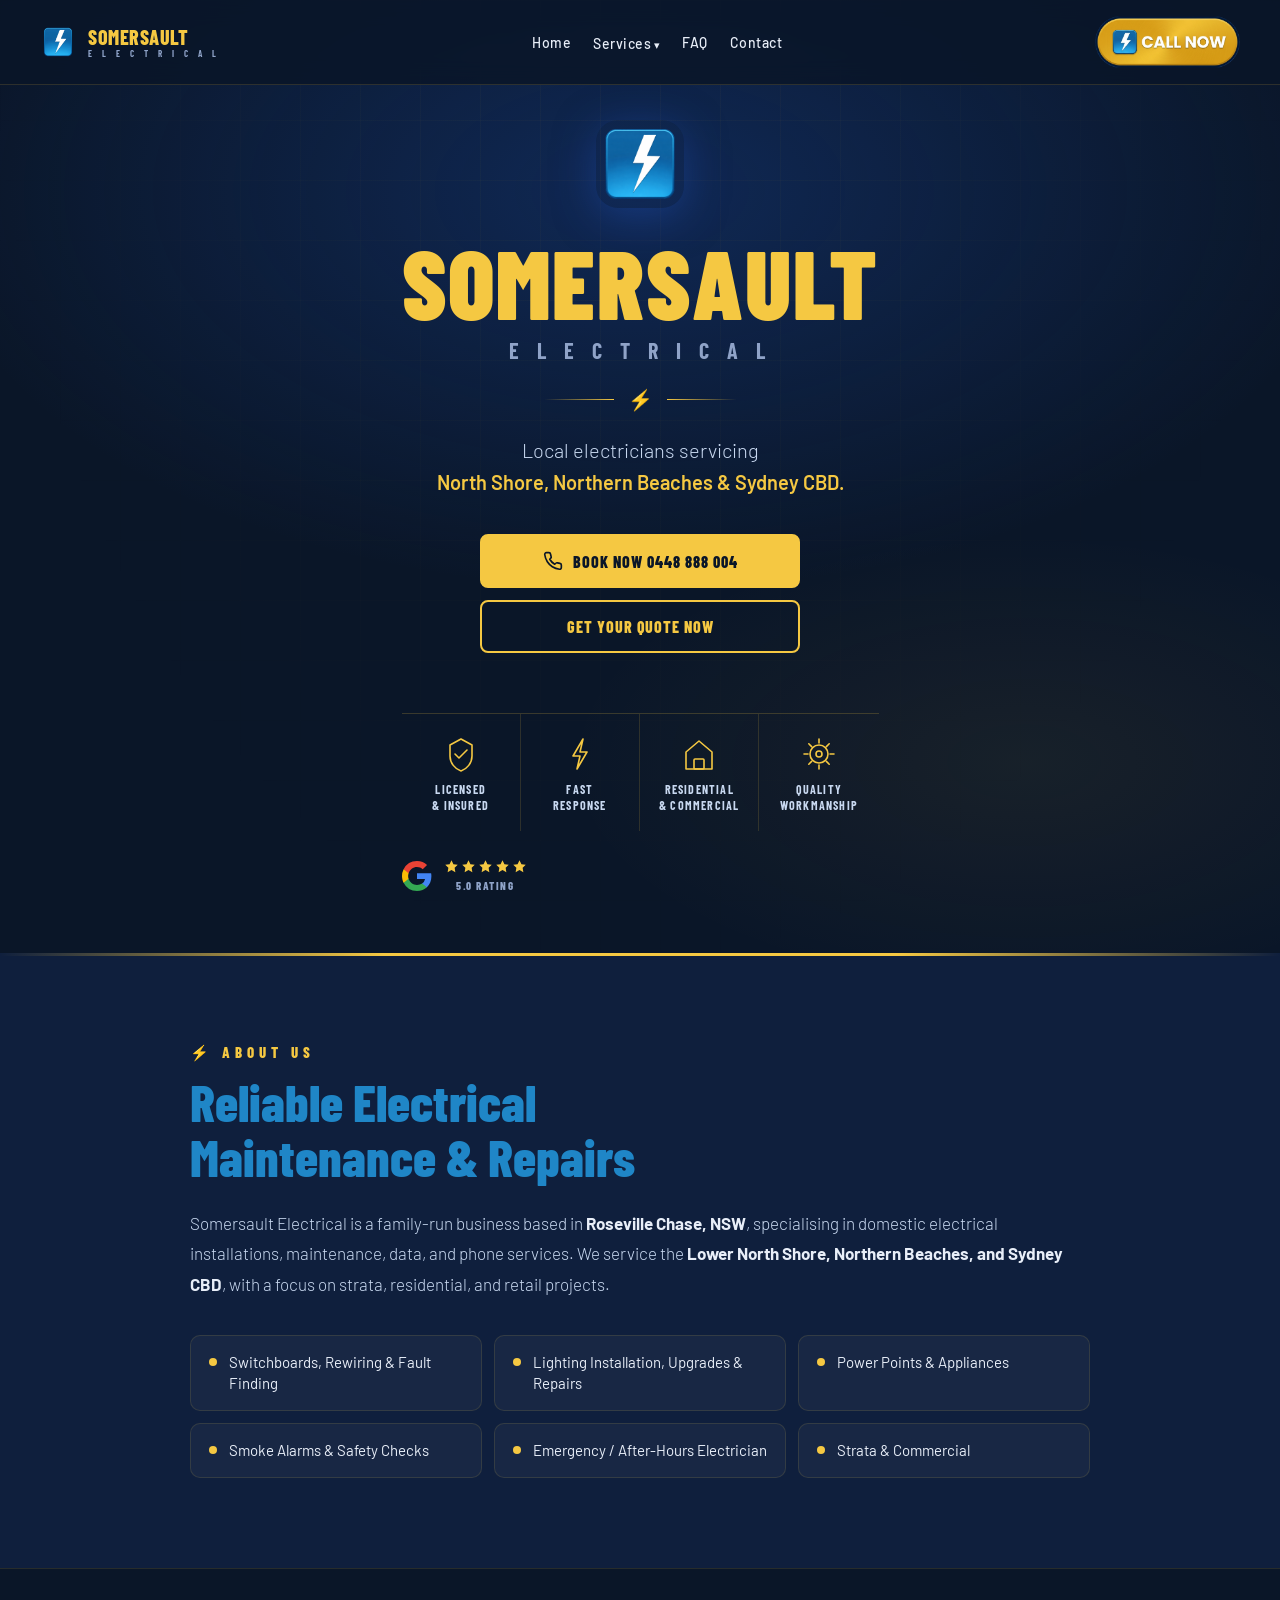
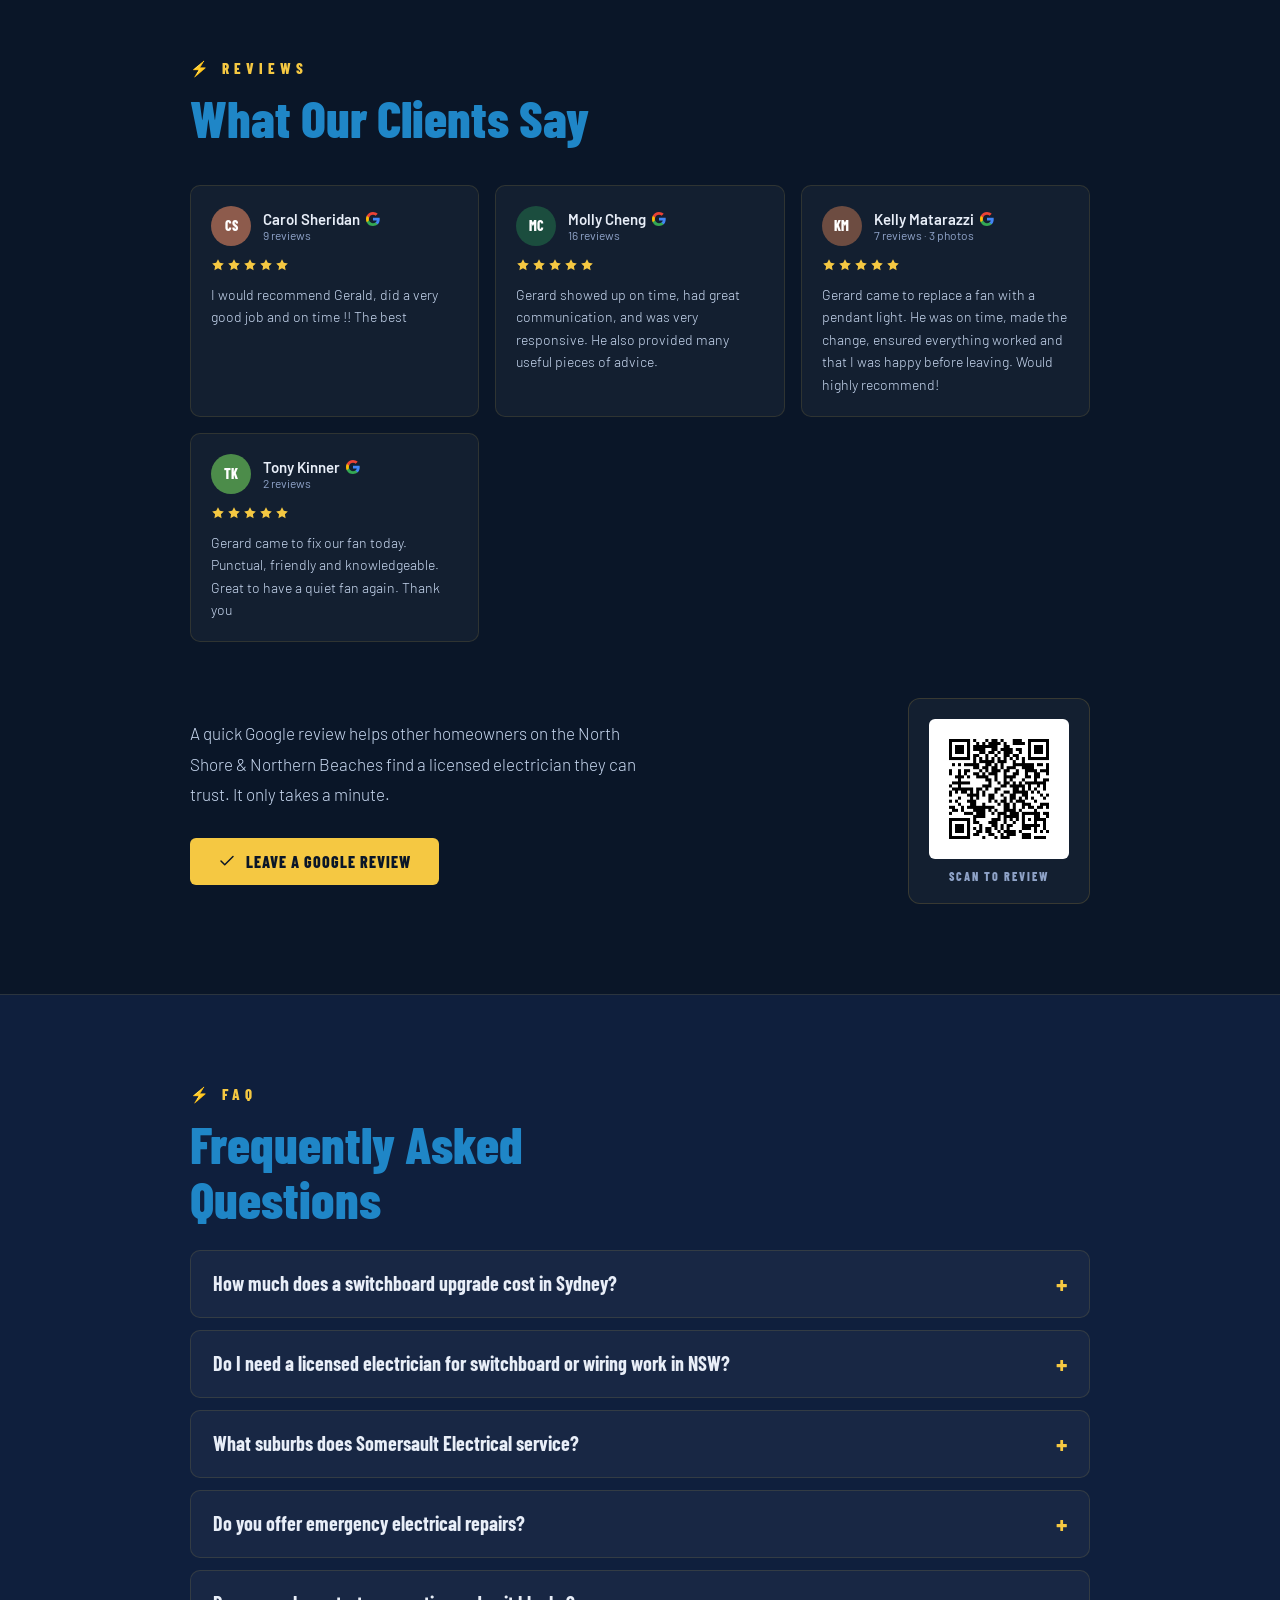
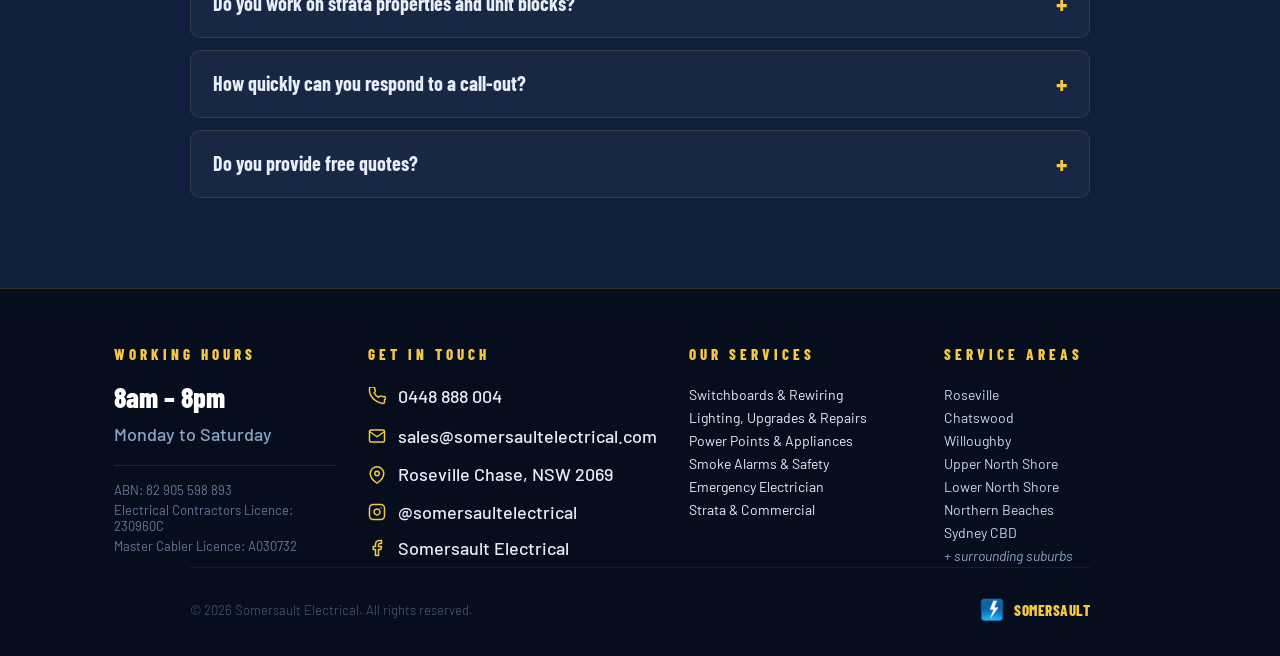
<file: index.html>
﻿<!DOCTYPE html>
<html lang="en">
<head>
<meta charset="UTF-8">
<meta name="viewport" content="width=device-width, initial-scale=1.0">
<title>Somersault Electrical &ndash; North Shore &amp; Beaches</title>
<link href="https://fonts.googleapis.com/css2?family=Barlow+Condensed:wght@700;800;900&family=Barlow:ital,wght@0,300;0,400;0,500;0,600;1,300&display=swap" rel="stylesheet">
<link rel="stylesheet" href="assets/service.css">
<style>
  *, *::before, *::after { box-sizing: border-box; margin: 0; padding: 0; }

  :root {
    --navy: #0a1628;
    --navy-mid: #0f1f3d;
    --navy-light: #1a2f5e;
    --gold: #f5c842;
    --gold-dark: #d4a820;
    --white: #ffffff;
    --off-white: #e8eef8;
    --muted: #8fa3c8;
    --text: #c8d8f0;
  }

  html { scroll-behavior: smooth; }

  body {
    font-family: 'Barlow', sans-serif;
    background: var(--navy);
    color: var(--white);
    overflow-x: hidden;
  }

  /* NAV */
  nav {
    position: fixed;
    top: 0; left: 0; right: 0;
    z-index: 100;
    display: flex;
    align-items: center;
    justify-content: space-between;
    padding: 16px 40px;
    background: rgba(10, 22, 40, 0.85);
    backdrop-filter: blur(12px);
    -webkit-backdrop-filter: blur(12px);
    border-bottom: 1px solid rgba(245, 200, 66, 0.15);
    transition: padding 0.3s;
  }

  .nav-logo {
    display: flex;
    align-items: center;
    gap: 12px;
    text-decoration: none;
    flex-shrink: 0;
  }

  .nav-call-img {
    height: 52px;
    width: auto;
    display: block;
    flex-shrink: 0;
  }

  .nav-bolt {
    width: 36px; height: 36px;
    background: linear-gradient(145deg, #1e4aa8, #1a3d8a);
    border-radius: 9px;
    display: flex; align-items: center; justify-content: center;
    flex-shrink: 0;
  }

  .nav-bolt svg { width: 20px; height: 20px; }

  .nav-brand {
    font-family: 'Barlow Condensed', sans-serif;
    font-size: 20px;
    font-weight: 800;
    color: var(--gold);
    letter-spacing: 0.5px;
    line-height: 1;
  }

  .nav-brand span {
    display: block;
    font-size: 9px;
    font-weight: 700;
    color: var(--muted);
    letter-spacing: 4px;
    white-space: nowrap;
    margin-top: 2px;
  }

  .nav-cta {
    display: inline-flex;
    align-items: center;
    gap: 8px;
    background: var(--gold);
    color: var(--navy);
    font-family: 'Barlow Condensed', sans-serif;
    font-size: 16px;
    font-weight: 800;
    letter-spacing: 1px;
    text-transform: uppercase;
    text-decoration: none;
    padding: 10px 24px;
    border-radius: 6px;
    transition: background 0.2s, transform 0.15s;
    white-space: nowrap;
  }

  .nav-cta:hover { background: var(--gold-dark); transform: translateY(-1px); }
  .nav-cta svg { width: 18px; height: 18px; }

  /* HERO */
  .hero {
    min-height: 100vh;
    display: flex;
    flex-direction: column;
    align-items: center;
    justify-content: center;
    text-align: center;
    padding: 120px 24px 60px;
    position: relative;
    overflow: hidden;
  }

  .hero-bg {
    position: absolute;
    inset: 0;
    background:
      radial-gradient(ellipse 80% 60% at 50% 20%, rgba(26, 74, 168, 0.35) 0%, transparent 70%),
      radial-gradient(ellipse 60% 40% at 80% 80%, rgba(245, 200, 66, 0.06) 0%, transparent 60%),
      var(--navy);
  }

  /* subtle circuit-line texture */
  .hero-bg::after {
    content: '';
    position: absolute;
    inset: 0;
    background-image:
      linear-gradient(rgba(245,200,66,0.04) 1px, transparent 1px),
      linear-gradient(90deg, rgba(245,200,66,0.04) 1px, transparent 1px);
    background-size: 60px 60px;
    mask-image: radial-gradient(ellipse at 50% 0%, black 0%, transparent 75%);
  }

  .hero-content {
    position: relative;
    z-index: 1;
    max-width: 780px;
    animation: fadeUp 0.8s ease both;
  }

  @keyframes fadeUp {
    from { opacity: 0; transform: translateY(30px); }
    to   { opacity: 1; transform: translateY(0); }
  }

  .hero-logo-icon {
    width: 88px; height: 88px;
    background: linear-gradient(145deg, #1e4aa8, #1a3d8a);
    border-radius: 22px;
    display: flex; align-items: center; justify-content: center;
    margin: 0 auto 28px;
    box-shadow: 0 8px 40px rgba(30, 74, 168, 0.5);
    animation: fadeUp 0.8s 0.1s ease both;
  }

  .hero-logo-icon svg { width: 52px; height: 52px; }

  .hero-title {
    font-family: 'Barlow Condensed', sans-serif;
    font-size: clamp(52px, 12vw, 96px);
    font-weight: 900;
    color: var(--gold);
    letter-spacing: 2px;
    line-height: 0.95;
    animation: fadeUp 0.8s 0.15s ease both;
  }

  .hero-subtitle {
    font-family: 'Barlow Condensed', sans-serif;
    font-size: clamp(14px, 3.5vw, 22px);
    font-weight: 700;
    color: var(--muted);
    letter-spacing: 7px;
    margin: 10px 0 24px;
    animation: fadeUp 0.8s 0.2s ease both;
  }

  .hero-divider {
    display: flex; align-items: center; justify-content: center; gap: 14px;
    margin-bottom: 22px;
    animation: fadeUp 0.8s 0.25s ease both;
  }

  .hero-divider-line {
    width: 70px; height: 1.5px;
    background: linear-gradient(90deg, transparent, var(--gold));
  }
  .hero-divider-line.r { background: linear-gradient(90deg, var(--gold), transparent); }
  .hero-divider-bolt { color: var(--gold); font-size: 20px; }

  .hero-tagline {
    font-size: clamp(16px, 3vw, 20px);
    font-weight: 300;
    color: var(--text);
    line-height: 1.6;
    margin-bottom: 36px;
    animation: fadeUp 0.8s 0.3s ease both;
  }

  .hero-tagline strong { color: var(--gold); font-weight: 600; }

  /* hero CTA buttons */
  .hero-buttons {
    display: flex;
    flex-direction: column;
    gap: 12px;
    width: 100%;
    max-width: 320px;
    margin: 8px auto 0;
    animation: fadeUp 0.8s 0.35s ease both;
  }

  .btn-book,
  .btn-quote {
    display: inline-flex;
    align-items: center;
    justify-content: center;
    gap: 10px;
    font-family: 'Barlow Condensed', sans-serif;
    font-size: 16px;
    font-weight: 800;
    letter-spacing: 1px;
    text-transform: uppercase;
    text-decoration: none;
    padding: 15px 24px;
    border-radius: 8px;
    border: 2px solid var(--gold);
    cursor: pointer;
    transition: background 0.2s, color 0.2s, transform 0.15s;
  }

  .btn-book { background: var(--gold); color: var(--navy); }
  .btn-book:hover { background: var(--gold-dark); transform: translateY(-1px); }
  .btn-book svg { width: 20px; height: 20px; }

  .btn-quote { background: transparent; color: var(--gold); }
  .btn-quote:hover { background: rgba(245, 200, 66, 0.1); transform: translateY(-1px); }

  /* feature strip */
  .hero-features {
    display: grid;
    grid-template-columns: repeat(4, 1fr);
    gap: 0;
    border-top: 1px solid rgba(245, 200, 66, 0.2);
    margin-top: 60px;
    width: 100%;
    max-width: 780px;
    animation: fadeUp 0.8s 0.4s ease both;
  }

  .hero-feat {
    padding: 22px 8px 18px;
    display: flex;
    flex-direction: column;
    align-items: center;
    gap: 10px;
    border-right: 1px solid rgba(245, 200, 66, 0.15);
  }

  .hero-feat:last-child { border-right: none; }

  .hero-feat svg { width: 36px; height: 36px; color: var(--gold); }

  .google-rating {
    display: flex;
    align-items: center;
    gap: 12px;
    margin-top: 28px;
    animation: fadeUp 0.8s 0.5s ease both;
  }

  .google-rating svg.g-icon { width: 30px; height: 30px; flex-shrink: 0; }

  .google-rating-stars {
    display: flex;
    gap: 2px;
  }

  .google-rating-stars svg {
    width: 15px;
    height: 15px;
    fill: var(--gold);
  }

  .google-rating-label {
    font-family: 'Barlow Condensed', sans-serif;
    font-size: 11px;
    font-weight: 800;
    letter-spacing: 1.5px;
    color: var(--muted);
    margin-top: 2px;
  }

  .hero-feat-label {
    font-family: 'Barlow Condensed', sans-serif;
    font-size: clamp(10px, 2vw, 12px);
    font-weight: 700;
    letter-spacing: 1.2px;
    text-transform: uppercase;
    color: var(--text);
    text-align: center;
    line-height: 1.3;
  }

  /* ABOUT */
  .about {
    background: var(--navy-mid);
    padding: 90px 24px;
    position: relative;
  }

  .about::before {
    content: '';
    position: absolute;
    top: 0; left: 0; right: 0;
    height: 3px;
    background: linear-gradient(90deg, transparent 0%, var(--gold) 30%, var(--gold) 70%, transparent 100%);
  }

  .section-inner {
    max-width: 900px;
    margin: 0 auto;
  }

  .section-label {
    font-family: 'Barlow Condensed', sans-serif;
    font-size: 15px;
    font-weight: 800;
    letter-spacing: 5px;
    text-transform: uppercase;
    color: var(--gold);
    margin-bottom: 12px;
  }

  .section-title {
    font-family: 'Barlow Condensed', sans-serif;
    font-size: clamp(32px, 6vw, 52px);
    font-weight: 800;
    color: var(--white);
    line-height: 1.05;
    margin-bottom: 24px;
  }

  .about-body {
    font-size: 17px;
    font-weight: 300;
    color: var(--text);
    line-height: 1.8;
    margin-bottom: 36px;
  }

  .services-grid {
    display: grid;
    grid-template-columns: repeat(auto-fit, minmax(240px, 1fr));
    gap: 12px;
  }

  .service-item {
    display: flex;
    align-items: flex-start;
    gap: 12px;
    background: rgba(255,255,255,0.04);
    border: 1px solid rgba(245, 200, 66, 0.12);
    border-radius: 10px;
    padding: 16px 18px;
    transition: border-color 0.2s, background 0.2s;
  }

  .service-item:hover {
    border-color: rgba(245, 200, 66, 0.35);
    background: rgba(245, 200, 66, 0.05);
  }

  .service-dot {
    width: 8px; height: 8px;
    background: var(--gold);
    border-radius: 50%;
    margin-top: 6px;
    flex-shrink: 0;
  }

  .service-text {
    font-size: 15px;
    font-weight: 400;
    color: var(--off-white);
    line-height: 1.4;
  }

  /* FAQ */
  .faq {
    background: var(--navy-mid);
    padding: 90px 24px;
    position: relative;
    border-top: 1px solid rgba(245, 200, 66, 0.12);
  }

  .faq-list {
    display: flex;
    flex-direction: column;
    gap: 12px;
  }

  .faq-item {
    background: rgba(255,255,255,0.04);
    border: 1px solid rgba(245, 200, 66, 0.12);
    border-radius: 10px;
    overflow: hidden;
    transition: border-color 0.2s, background 0.2s;
  }

  .faq-item[open] {
    border-color: rgba(245, 200, 66, 0.35);
    background: rgba(245, 200, 66, 0.05);
  }

  .faq-item summary {
    list-style: none;
    cursor: pointer;
    display: flex;
    align-items: center;
    justify-content: space-between;
    gap: 16px;
    padding: 20px 22px;
    font-family: 'Barlow Condensed', sans-serif;
    font-size: 20px;
    font-weight: 700;
    color: var(--off-white);
    line-height: 1.25;
  }

  .faq-item summary::-webkit-details-marker { display: none; }

  .faq-item summary::after {
    content: '+';
    font-family: 'Barlow Condensed', sans-serif;
    font-size: 26px;
    font-weight: 700;
    color: var(--gold);
    flex-shrink: 0;
    line-height: 1;
  }

  .faq-item[open] summary::after { content: '\2013'; }

  .faq-item summary:hover { color: var(--white); }

  .faq-answer {
    padding: 0 22px 22px;
    font-size: 16px;
    font-weight: 300;
    color: var(--text);
    line-height: 1.75;
  }

  /* REVIEWS */
  .reviews {
    background: var(--navy);
    padding: 90px 24px;
    position: relative;
    border-top: 1px solid rgba(245, 200, 66, 0.12);
  }

  .reviews-head {
    max-width: 900px;
    margin: 0 auto 40px;
  }

  .review-cards-grid {
    max-width: 900px;
    margin: 0 auto 56px;
    display: grid;
    grid-template-columns: repeat(auto-fit, minmax(250px, 1fr));
    gap: 16px;
  }

  .review-card {
    background: rgba(255,255,255,0.04);
    border: 1px solid rgba(245, 200, 66, 0.12);
    border-radius: 10px;
    padding: 20px;
    display: flex;
    flex-direction: column;
    gap: 12px;
  }

  .review-card-head {
    display: flex;
    align-items: center;
    gap: 12px;
  }

  .review-avatar {
    width: 40px;
    height: 40px;
    border-radius: 50%;
    background: var(--navy-light);
    color: var(--gold);
    font-family: 'Barlow Condensed', sans-serif;
    font-weight: 800;
    font-size: 14px;
    display: flex;
    align-items: center;
    justify-content: center;
    flex-shrink: 0;
  }

  .review-name-row {
    display: flex;
    align-items: center;
    gap: 6px;
  }

  .review-name {
    font-size: 15px;
    font-weight: 600;
    color: var(--off-white);
  }

  .review-sub {
    font-size: 12px;
    color: var(--muted);
  }

  .review-stars-row {
    display: flex;
    align-items: center;
    gap: 8px;
  }

  .review-stars-row .review-stars-icons {
    display: flex;
    gap: 2px;
  }

  .review-stars-row svg {
    width: 14px;
    height: 14px;
    fill: var(--gold);
  }

  .review-text {
    font-size: 14px;
    font-weight: 300;
    color: var(--text);
    line-height: 1.6;
  }

  .reviews-inner {
    max-width: 900px;
    margin: 0 auto;
    display: grid;
    grid-template-columns: 1fr auto;
    align-items: center;
    gap: 56px;
  }

  .reviews-body {
    font-size: 17px;
    font-weight: 300;
    color: var(--text);
    line-height: 1.8;
    max-width: 460px;
    margin-bottom: 28px;
  }

  .reviews-cta {
    display: inline-flex;
    align-items: center;
    gap: 10px;
    background: var(--gold);
    color: var(--navy);
    font-family: 'Barlow Condensed', sans-serif;
    font-size: 16px;
    font-weight: 800;
    letter-spacing: 1px;
    text-transform: uppercase;
    text-decoration: none;
    padding: 14px 28px;
    border-radius: 6px;
    transition: background 0.2s, transform 0.15s;
  }

  .reviews-cta:hover { background: var(--gold-dark); transform: translateY(-1px); }
  .reviews-cta svg { width: 18px; height: 18px; }

  .reviews-qr-card {
    display: grid;
    justify-items: center;
    gap: 10px;
    background: rgba(255,255,255,0.04);
    border: 1px solid rgba(245, 200, 66, 0.16);
    border-radius: 12px;
    padding: 20px;
  }

  .reviews-qr-card img {
    width: 140px;
    height: 140px;
    border-radius: 6px;
    background: #fff;
    padding: 8px;
  }

  .reviews-qr-label {
    font-family: 'Barlow Condensed', sans-serif;
    font-size: 12px;
    font-weight: 800;
    letter-spacing: 2px;
    text-transform: uppercase;
    color: var(--muted);
    text-align: center;
  }

  @media (max-width: 640px) {
    .reviews { padding: 64px 20px; }
    .reviews-inner { grid-template-columns: 1fr; justify-items: center; text-align: center; }
    .reviews-body { max-width: 420px; }
  }

  /* FOOTER */
  footer {
    background: #060e1e;
    border-top: 1px solid rgba(245, 200, 66, 0.2);
    padding: 56px 24px 32px;
  }

  .footer-inner {
    max-width: 900px;
    margin: 0 auto;
    display: grid;
    grid-template-columns: 1fr 1fr;
    gap: 48px;
    margin-bottom: 48px;
  }

  .footer-col-title {
    font-family: 'Barlow Condensed', sans-serif;
    font-size: 15px;
    font-weight: 800;
    letter-spacing: 4px;
    text-transform: uppercase;
    color: var(--gold);
    margin-bottom: 20px;
  }

  .hours-row {
    display: flex;
    flex-direction: column;
    gap: 6px;
  }

  .hours-time {
    font-family: 'Barlow Condensed', sans-serif;
    font-size: 28px;
    font-weight: 800;
    color: var(--white);
    line-height: 1;
  }

  .hours-days {
    font-size: 18px;
    font-weight: 500;
    color: var(--muted);
    margin-top: 6px;
  }

  .footer-licence {
    display: flex;
    flex-direction: column;
    gap: 4px;
    margin-top: 20px;
    padding-top: 16px;
    border-top: 1px solid rgba(245, 200, 66, 0.12);
  }

  .footer-licence span {
    font-size: 13px;
    font-weight: 400;
    color: rgba(143, 163, 200, 0.7);
  }

  .hours-note {
    font-size: 13px;
    font-weight: 400;
    color: rgba(143, 163, 200, 0.6);
    margin-top: 8px;
    font-style: italic;
  }

  .contact-links {
    display: flex;
    flex-direction: column;
    gap: 14px;
  }

  .contact-link {
    display: flex;
    align-items: center;
    gap: 12px;
    text-decoration: none;
    color: var(--off-white);
    font-size: 18px;
    font-weight: 500;
    transition: color 0.2s;
    padding: 2px 0;
  }

  .contact-link:hover { color: var(--gold); }

  .contact-link svg {
    width: 18px; height: 18px;
    color: var(--gold);
    flex-shrink: 0;
  }

  .contact-addr {
    display: flex;
    align-items: center;
    gap: 12px;
    color: var(--off-white);
    font-size: 18px;
    font-weight: 500;
    text-decoration: none;
    transition: color 0.2s;
  }

  .contact-addr:hover { color: var(--gold); }

  .contact-addr svg {
    width: 18px; height: 18px;
    color: var(--gold);
    flex-shrink: 0;
    margin-top: 2px;
  }

  .social-row {
    display: flex;
    flex-direction: column;
    align-items: flex-start;
    gap: 10px;
  }

  .social-pill {
    display: inline-flex;
    align-items: center;
    gap: 6px;
    font-size: 12px;
    font-weight: 500;
    color: var(--muted);
    border: 1px solid rgba(143, 163, 200, 0.2);
    border-radius: 20px;
    padding: 6px 14px;
    font-style: italic;
  }

  .footer-bottom {
    max-width: 900px;
    margin: 0 auto;
    padding-top: 28px;
    border-top: 1px solid rgba(255,255,255,0.06);
    display: flex;
    align-items: center;
    justify-content: space-between;
    flex-wrap: wrap;
    gap: 12px;
  }

  .footer-copy {
    font-size: 13px;
    font-weight: 300;
    color: rgba(143, 163, 200, 0.5);
  }

  .footer-logo-small {
    display: flex;
    align-items: center;
    gap: 8px;
    text-decoration: none;
  }

  .footer-logo-small .bolt-sm {
    width: 28px; height: 28px;
    background: linear-gradient(145deg, #1e4aa8, #1a3d8a);
    border-radius: 7px;
    display: flex; align-items: center; justify-content: center;
  }

  .footer-logo-small .bolt-sm svg { width: 16px; height: 16px; }

  .footer-logo-small span {
    font-family: 'Barlow Condensed', sans-serif;
    font-size: 15px;
    font-weight: 800;
    color: var(--gold);
    letter-spacing: 0.5px;
  }

  /* RESPONSIVE */
  @media (max-width: 640px) {
    nav { padding: 14px 20px; }
    .nav-cta { display: none; }
    .hero { padding: 100px 20px 48px; }

    .hero-features {
      grid-template-columns: repeat(2, 1fr);
    }

    .hero-feat:nth-child(2) { border-right: none; }
    .hero-feat:nth-child(3) { border-top: 1px solid rgba(245, 200, 66, 0.15); border-right: 1px solid rgba(245, 200, 66, 0.15); }
    .hero-feat:nth-child(4) { border-top: 1px solid rgba(245, 200, 66, 0.15); }

    .about { padding: 64px 20px; }
    .faq { padding: 64px 20px; }
    .faq-item summary { font-size: 18px; padding: 18px 18px; }
    .faq-answer { padding: 0 18px 18px; }
    .services-grid { grid-template-columns: 1fr; }

    .footer-inner {
      grid-template-columns: 1fr;
      gap: 36px;
    }

    .footer-bottom {
      flex-direction: column;
      align-items: flex-start;
    }
  }

  .home-nav-links {
    display: flex;
    align-items: center;
    gap: 30px;
    margin-left: auto;
    margin-right: 24px;
  }

  .home-nav-links a {
    font-family: 'Barlow Condensed', sans-serif;
    font-size: 13px;
    font-weight: 800;
    letter-spacing: 2px;
    text-transform: uppercase;
    color: var(--off-white);
    text-decoration: none;
    transition: color 0.2s;
  }

  .home-nav-links a:hover { color: var(--gold); }

  @media (max-width: 640px) {
    nav { padding: 14px 16px; }
    .home-nav-links { gap: 10px; margin-left: 16px; margin-right: 10px; }
    .home-nav-links a { font-size: 10px; letter-spacing: 0.5px; }
    .nav-call-img { height: 38px; }
  }

  /* QUOTE MODAL */
  .modal-overlay {
    display: none;
    position: fixed;
    inset: 0;
    background: rgba(6, 14, 30, 0.82);
    z-index: 200;
    align-items: center;
    justify-content: center;
    padding: 24px;
  }

  .modal-overlay.open { display: flex; }

  .modal-card {
    position: relative;
    width: 100%;
    max-width: 460px;
    max-height: 90vh;
    overflow-y: auto;
    background: var(--navy-mid);
    border: 1px solid rgba(245, 200, 66, 0.2);
    border-radius: 12px;
    padding: 36px 32px;
  }

  .modal-close {
    position: absolute;
    top: 14px;
    right: 14px;
    width: 32px;
    height: 32px;
    display: flex;
    align-items: center;
    justify-content: center;
    background: none;
    border: 0;
    color: var(--muted);
    cursor: pointer;
    transition: color 0.2s;
  }

  .modal-close:hover { color: var(--gold); }
  .modal-close svg { width: 20px; height: 20px; }

  .modal-title {
    font-family: 'Barlow Condensed', sans-serif;
    font-size: clamp(26px, 4vw, 32px);
    font-weight: 900;
    color: var(--white);
    line-height: 1.1;
    margin-bottom: 8px;
    padding-right: 24px;
  }

  .modal-subtitle {
    font-size: 14px;
    font-weight: 300;
    color: var(--text);
    margin-bottom: 24px;
  }

  .modal-form { display: grid; gap: 14px; }

  .modal-form-row {
    display: grid;
    grid-template-columns: 1fr 1fr;
    gap: 14px;
  }

  .modal-form label {
    position: absolute; width: 1px; height: 1px; overflow: hidden; clip: rect(0 0 0 0);
  }

  .modal-form input,
  .modal-form textarea {
    width: 100%;
    border: 1px solid rgba(143, 163, 200, 0.22);
    background: rgba(255,255,255,0.035);
    color: var(--white);
    font-family: 'Barlow', sans-serif;
    font-size: 15px;
    padding: 14px 16px;
    border-radius: 4px;
    outline: none;
    transition: border-color 0.2s, background 0.2s;
  }

  .modal-form textarea { min-height: 100px; resize: vertical; }

  .modal-form input::placeholder,
  .modal-form textarea::placeholder { color: rgba(200,216,240,0.5); }

  .modal-form input:focus,
  .modal-form textarea:focus {
    border-color: rgba(245, 200, 66, 0.6);
    background: rgba(255,255,255,0.055);
  }

  .modal-submit {
    display: inline-flex;
    align-items: center;
    justify-content: center;
    gap: 8px;
    background: var(--gold);
    color: var(--navy);
    font-family: 'Barlow Condensed', sans-serif;
    font-size: 16px;
    font-weight: 800;
    letter-spacing: 1px;
    text-transform: uppercase;
    border: 0;
    border-radius: 6px;
    padding: 15px;
    cursor: pointer;
    transition: background 0.2s, transform 0.15s;
    margin-top: 4px;
  }

  .modal-submit:hover { background: var(--gold-dark); transform: translateY(-1px); }

  @media (max-width: 480px) {
    .modal-form-row { grid-template-columns: 1fr; }
    .modal-card { padding: 30px 22px; }
  }
</style>

<!-- Structured data: LocalBusiness / Electrician -->
<script type="application/ld+json">
{
  "@context": "https://schema.org",
  "@type": "Electrician",
  "name": "Somersault Electrical",
  "image": "https://somersaultelectrical.com/assets/somersault-logo.png",
  "url": "https://somersaultelectrical.com",
  "telephone": "+61448888004",
  "priceRange": "$$",
  "description": "Reliable local electrician servicing Sydney's Lower North Shore. Specialising in residential maintenance, fault finding, lighting, power points, switchboard upgrades and small renovation works.",
  "areaServed": [
    { "@type": "Place", "name": "Northern Beaches, NSW" },
    { "@type": "Place", "name": "Sydney CBD, NSW" },
    { "@type": "Place", "name": "Upper North Shore, NSW" },
    { "@type": "Place", "name": "Lower North Shore, NSW" }
  ],
  "openingHoursSpecification": [
    {
      "@type": "OpeningHoursSpecification",
      "dayOfWeek": ["Monday","Tuesday","Wednesday","Thursday","Friday"],
      "opens": "08:00",
      "closes": "20:00"
    },
    {
      "@type": "OpeningHoursSpecification",
      "dayOfWeek": "Saturday",
      "opens": "09:00",
      "closes": "14:00"
    }
  ],
  "sameAs": [
    "https://www.facebook.com/somersaultelectrical",
    "https://www.instagram.com/somersaultelectrical/"
  ],
  "hasOfferCatalog": {
    "@type": "OfferCatalog",
    "name": "Electrical Services",
    "itemListElement": [
      { "@type": "Offer", "itemOffered": { "@type": "Service", "name": "Switchboard upgrades" } },
      { "@type": "Offer", "itemOffered": { "@type": "Service", "name": "Electrical wiring installation and repair" } },
      { "@type": "Offer", "itemOffered": { "@type": "Service", "name": "Fault finding and diagnostics" } },
      { "@type": "Offer", "itemOffered": { "@type": "Service", "name": "Safety switch / RCD installation" } },
      { "@type": "Offer", "itemOffered": { "@type": "Service", "name": "Smoke alarm installation and compliance" } },
      { "@type": "Offer", "itemOffered": { "@type": "Service", "name": "Light fixture and outdoor lighting installation" } },
      { "@type": "Offer", "itemOffered": { "@type": "Service", "name": "Power point and socket installation" } },
      { "@type": "Offer", "itemOffered": { "@type": "Service", "name": "Emergency and urgent electrical repairs" } },
      { "@type": "Offer", "itemOffered": { "@type": "Service", "name": "Strata and commercial electrical maintenance" } }
    ]
  }
}
</script>

<!-- Structured data: FAQPage -->
<script type="application/ld+json">
{
  "@context": "https://schema.org",
  "@type": "FAQPage",
  "mainEntity": [
    {
      "@type": "Question",
      "name": "How much does a switchboard upgrade cost in Sydney?",
      "acceptedAnswer": {
        "@type": "Answer",
        "text": "Switchboard upgrade costs vary depending on your property's age, the number of circuits, and whether safety switches or additional capacity are needed. Contact Somersault Electrical on 0448 888 004 for a free, no-obligation quote tailored to your property."
      }
    },
    {
      "@type": "Question",
      "name": "Do I need a licensed electrician for switchboard or wiring work in NSW?",
      "acceptedAnswer": {
        "@type": "Answer",
        "text": "Yes. Any electrical installation, repair, or switchboard work in NSW must be carried out by a licensed electrician to meet Australian safety standards. Somersault Electrical is fully licensed and insured for residential and commercial work."
      }
    },
    {
      "@type": "Question",
      "name": "What suburbs does Somersault Electrical service?",
      "acceptedAnswer": {
        "@type": "Answer",
        "text": "We service Sydney's Northern Beaches (from Manly to Palm Beach), the Sydney CBD, the Upper North Shore (from Roseville to Wahroonga), and the Lower North Shore (including Mosman, Chatswood, and Willoughby)."
      }
    },
    {
      "@type": "Question",
      "name": "Do you offer emergency electrical repairs?",
      "acceptedAnswer": {
        "@type": "Answer",
        "text": "Yes, we offer emergency and urgent electrical repairs for issues like power outages, faults, and safety concerns. Call 0448 888 004 directly for urgent callouts."
      }
    },
    {
      "@type": "Question",
      "name": "Do you work on strata properties and unit blocks?",
      "acceptedAnswer": {
        "@type": "Answer",
        "text": "Yes, we carry out electrical maintenance and repairs for strata buildings, unit blocks, and retail shops across the Lower North Shore, alongside standard residential work."
      }
    },
    {
      "@type": "Question",
      "name": "How quickly can you respond to a call-out?",
      "acceptedAnswer": {
        "@type": "Answer",
        "text": "Response times depend on the day and job type, but we prioritise urgent safety issues and aim for prompt, same-day service where possible. Call 0448 888 004 to check current availability."
      }
    },
    {
      "@type": "Question",
      "name": "Do you provide free quotes?",
      "acceptedAnswer": {
        "@type": "Answer",
        "text": "Yes, we offer free, competitive quotes for all electrical work. Get in touch via phone or the contact form on this site."
      }
    }
  ]
}
</script>
</head>
<body>

<!-- NAV -->
<nav>
  <a href="index.html" class="nav-logo">
    <img src="assets/somersault-logo.png" alt="Somersault Electrical Logo" style="width:36px;height:36px;border-radius:9px;object-fit:cover;" />
    <div class="nav-brand">SOMERSAULT<span>E L E C T R I C A L</span></div>
  </a>
  <input type="checkbox" id="navtoggle" class="nav-toggle" aria-hidden="true">
  <label for="navtoggle" class="nav-burger" aria-label="Menu"><span></span><span></span><span></span></label>
  <div class="nav-menu">
    <a href="index.html">Home</a>
    <div class="nav-dropdown">
      <span class="nav-drop-toggle" tabindex="0">Services</span>
      <div class="nav-drop-panel">
        <a href="switchboards-rewiring-fault-finding.html">Switchboards, Rewiring &amp; Fault Finding</a>
        <a href="lighting-installation-upgrades.html">Lighting Installation, Upgrades &amp; Repairs</a>
        <a href="power-points-appliances.html">Power Points &amp; Appliances</a>
        <a href="smoke-alarms-safety-checks.html">Smoke Alarms &amp; Safety Checks</a>
        <a href="emergency-electrician.html">Emergency / After-Hours Electrician</a>
        <a href="strata-commercial.html">Strata &amp; Commercial</a>
      </div>
    </div>
    <a href="#faq">FAQ</a>
    <a href="contact.html">Contact</a>
  </div>
  <a href="tel:+610448888004" style="display:inline-block;line-height:0;"><img src="assets/call-now-button.png" alt="Call Now" class="nav-call-img" /></a>
</nav>

<!-- HERO -->
<section class="hero" id="home">
  <div class="hero-bg"></div>
  <div class="hero-content">
    <img src="assets/somersault-logo.png" alt="Somersault Electrical Logo" style="width:88px;height:88px;border-radius:22px;object-fit:cover;margin:0 auto 28px;display:block;box-shadow:0 8px 40px rgba(30,74,168,0.5);" />

    <h1 class="hero-title">SOMERSAULT</h1>
    <p class="hero-subtitle">E L E C T R I C A L</p>

    <div class="hero-divider">
      <div class="hero-divider-line"></div>
      <span class="hero-divider-bolt">&#9889;</span>
      <div class="hero-divider-line r"></div>
    </div>

    <p class="hero-tagline">
      Local electricians servicing<br>
      <strong>North Shore, Northern Beaches &amp; Sydney CBD.</strong>
    </p>

    <div class="hero-buttons">
      <a href="tel:+610448888004" class="btn-book">
        <svg viewBox="0 0 24 24" fill="none" stroke="currentColor" stroke-width="2" stroke-linecap="round" stroke-linejoin="round" aria-hidden="true"><path d="M22 16.92v3a2 2 0 0 1-2.18 2 19.79 19.79 0 0 1-8.63-3.07 19.5 19.5 0 0 1-6-6A19.79 19.79 0 0 1 2.08 4.18 2 2 0 0 1 4.06 2h3a2 2 0 0 1 2 1.72c.13.96.35 1.89.68 2.78a2 2 0 0 1-.45 2.11L8.09 9.91a16 16 0 0 0 6 6l1.3-1.2a2 2 0 0 1 2.11-.45c.89.33 1.82.55 2.78.68A2 2 0 0 1 22 16.92z"/></svg>
        Book Now 0448 888 004
      </a>
      <button type="button" class="btn-quote" onclick="document.getElementById('quoteModal').classList.add('open');document.body.style.overflow='hidden';">
        Get Your Quote Now
      </button>
    </div>

    <div class="hero-features">
      <div class="hero-feat">
        <svg viewBox="0 0 36 36" fill="none" stroke="currentColor" stroke-width="1.6" stroke-linecap="round" stroke-linejoin="round">
          <path d="M18 3 L7 9 L7 20 C7 27 12 33 18 35 C24 33 29 27 29 20 L29 9 Z"/>
          <path d="M12 18 L16 22 L24 14"/>
        </svg>
        <span class="hero-feat-label">Licensed<br>&amp; Insured</span>
      </div>
      <div class="hero-feat">
        <svg viewBox="0 0 36 36" fill="none" stroke="currentColor" stroke-width="1.6" stroke-linecap="round" stroke-linejoin="round">
          <polygon points="21,3 11,20 18,20 15,33 25,16 18,16"/>
        </svg>
        <span class="hero-feat-label">Fast<br>Response</span>
      </div>
      <div class="hero-feat">
        <svg viewBox="0 0 36 36" fill="none" stroke="currentColor" stroke-width="1.6" stroke-linecap="round" stroke-linejoin="round">
          <path d="M5 33 L5 16 L18 5 L31 16 L31 33 Z"/>
          <rect x="13" y="23" width="10" height="10" rx="1"/>
        </svg>
        <span class="hero-feat-label">Residential<br>&amp; Commercial</span>
      </div>
      <div class="hero-feat">
        <svg viewBox="0 0 36 36" fill="none" stroke="currentColor" stroke-width="1.6" stroke-linecap="round" stroke-linejoin="round">
          <circle cx="18" cy="18" r="9"/>
          <circle cx="18" cy="18" r="3"/>
          <path d="M18 3 L18 7 M18 29 L18 33 M3 18 L7 18 M29 18 L33 18"/>
          <path d="M7.8 7.8 L10.6 10.6 M25.4 25.4 L28.2 28.2 M7.8 28.2 L10.6 25.4 M25.4 10.6 L28.2 7.8"/>
        </svg>
        <span class="hero-feat-label">Quality<br>Workmanship</span>
      </div>
    </div>

    <a href="https://www.google.com/maps?cid=7047204582826603141" target="_blank" rel="noopener" class="google-rating" style="text-decoration:none;">
      <svg class="g-icon" viewBox="0 0 18 18" aria-hidden="true"><path fill="#4285F4" d="M17.64 9.2c0-.637-.057-1.251-.164-1.84H9v3.481h4.844a4.14 4.14 0 01-1.796 2.716v2.259h2.908c1.702-1.567 2.684-3.874 2.684-6.615z"/><path fill="#34A853" d="M9 18c2.43 0 4.467-.806 5.956-2.18l-2.908-2.259c-.806.54-1.837.86-3.048.86-2.344 0-4.328-1.584-5.036-3.711H.957v2.332A8.997 8.997 0 009 18z"/><path fill="#FBBC05" d="M3.964 10.71A5.41 5.41 0 013.682 9c0-.593.102-1.17.282-1.71V4.958H.957A8.996 8.996 0 000 9c0 1.452.348 2.827.957 4.042l3.007-2.332z"/><path fill="#EA4335" d="M9 3.58c1.321 0 2.508.454 3.44 1.345l2.582-2.58C13.463.891 11.426 0 9 0A8.997 8.997 0 00.957 4.958L3.964 7.29C4.672 5.163 6.656 3.58 9 3.58z"/></svg>
      <div>
        <div class="google-rating-stars" aria-hidden="true">
          <svg viewBox="0 0 24 24"><path d="M12 2l3.09 6.26L22 9.27l-5 4.87 1.18 6.88L12 17.77l-6.18 3.25L7 14.14 2 9.27l6.91-1.01L12 2z"/></svg>
          <svg viewBox="0 0 24 24"><path d="M12 2l3.09 6.26L22 9.27l-5 4.87 1.18 6.88L12 17.77l-6.18 3.25L7 14.14 2 9.27l6.91-1.01L12 2z"/></svg>
          <svg viewBox="0 0 24 24"><path d="M12 2l3.09 6.26L22 9.27l-5 4.87 1.18 6.88L12 17.77l-6.18 3.25L7 14.14 2 9.27l6.91-1.01L12 2z"/></svg>
          <svg viewBox="0 0 24 24"><path d="M12 2l3.09 6.26L22 9.27l-5 4.87 1.18 6.88L12 17.77l-6.18 3.25L7 14.14 2 9.27l6.91-1.01L12 2z"/></svg>
          <svg viewBox="0 0 24 24"><path d="M12 2l3.09 6.26L22 9.27l-5 4.87 1.18 6.88L12 17.77l-6.18 3.25L7 14.14 2 9.27l6.91-1.01L12 2z"/></svg>
        </div>
        <span class="google-rating-label">5.0 RATING</span>
      </div>
    </a>
  </div>
</section>

<!-- ABOUT -->
<section class="about" id="about">
  <div class="section-inner">
    <p class="section-label">&#9889; About Us</p>
    <h2 class="section-title" style="color:#1f86c7;">Reliable Electrical<br>Maintenance &amp; Repairs</h2>
    <p class="about-body">
      Somersault Electrical is a family-run business based in <strong style="color:var(--off-white);">Roseville Chase, NSW</strong>, specialising in domestic electrical installations, maintenance, data, and phone services. We service the <strong style="color:var(--off-white);">Lower North Shore, Northern Beaches, and Sydney CBD</strong>, with a focus on strata, residential, and retail projects.
    </p>
    <div class="services-grid">
      <a class="service-item" href="switchboards-rewiring-fault-finding.html" style="text-decoration:none;">
        <div class="service-dot"></div>
        <span class="service-text">Switchboards, Rewiring &amp; Fault Finding</span>
      </a>
      <a class="service-item" href="lighting-installation-upgrades.html" style="text-decoration:none;">
        <div class="service-dot"></div>
        <span class="service-text">Lighting Installation, Upgrades &amp; Repairs</span>
      </a>
      <a class="service-item" href="power-points-appliances.html" style="text-decoration:none;">
        <div class="service-dot"></div>
        <span class="service-text">Power Points &amp; Appliances</span>
      </a>
      <a class="service-item" href="smoke-alarms-safety-checks.html" style="text-decoration:none;">
        <div class="service-dot"></div>
        <span class="service-text">Smoke Alarms &amp; Safety Checks</span>
      </a>
      <a class="service-item" href="emergency-electrician.html" style="text-decoration:none;">
        <div class="service-dot"></div>
        <span class="service-text">Emergency / After-Hours Electrician</span>
      </a>
      <a class="service-item" href="strata-commercial.html" style="text-decoration:none;">
        <div class="service-dot"></div>
        <span class="service-text">Strata &amp; Commercial</span>
      </a>
    </div>
  </div>
</section>

<!-- REVIEWS -->
<section class="reviews" id="reviews">
  <div class="reviews-head">
    <p class="section-label">&#9889; Reviews</p>
    <h2 class="section-title" style="color:#1f86c7;">What Our Clients Say</h2>
  </div>

  <div class="review-cards-grid">
    <div class="review-card">
      <div class="review-card-head">
        <div class="review-avatar" style="background:#8d5b4c;color:#fff;">CS</div>
        <div>
          <div class="review-name-row">
            <span class="review-name">Carol Sheridan</span>
            <svg viewBox="0 0 18 18" width="14" height="14" aria-hidden="true"><path fill="#4285F4" d="M17.64 9.2c0-.637-.057-1.251-.164-1.84H9v3.481h4.844a4.14 4.14 0 01-1.796 2.716v2.259h2.908c1.702-1.567 2.684-3.874 2.684-6.615z"/><path fill="#34A853" d="M9 18c2.43 0 4.467-.806 5.956-2.18l-2.908-2.259c-.806.54-1.837.86-3.048.86-2.344 0-4.328-1.584-5.036-3.711H.957v2.332A8.997 8.997 0 009 18z"/><path fill="#FBBC05" d="M3.964 10.71A5.41 5.41 0 013.682 9c0-.593.102-1.17.282-1.71V4.958H.957A8.996 8.996 0 000 9c0 1.452.348 2.827.957 4.042l3.007-2.332z"/><path fill="#EA4335" d="M9 3.58c1.321 0 2.508.454 3.44 1.345l2.582-2.58C13.463.891 11.426 0 9 0A8.997 8.997 0 00.957 4.958L3.964 7.29C4.672 5.163 6.656 3.58 9 3.58z"/></svg>
          </div>
          <div class="review-sub">9 reviews</div>
        </div>
      </div>
      <div class="review-stars-row">
        <div class="review-stars-icons" aria-hidden="true">
          <svg viewBox="0 0 24 24"><path d="M12 2l3.09 6.26L22 9.27l-5 4.87 1.18 6.88L12 17.77l-6.18 3.25L7 14.14 2 9.27l6.91-1.01L12 2z"/></svg>
          <svg viewBox="0 0 24 24"><path d="M12 2l3.09 6.26L22 9.27l-5 4.87 1.18 6.88L12 17.77l-6.18 3.25L7 14.14 2 9.27l6.91-1.01L12 2z"/></svg>
          <svg viewBox="0 0 24 24"><path d="M12 2l3.09 6.26L22 9.27l-5 4.87 1.18 6.88L12 17.77l-6.18 3.25L7 14.14 2 9.27l6.91-1.01L12 2z"/></svg>
          <svg viewBox="0 0 24 24"><path d="M12 2l3.09 6.26L22 9.27l-5 4.87 1.18 6.88L12 17.77l-6.18 3.25L7 14.14 2 9.27l6.91-1.01L12 2z"/></svg>
          <svg viewBox="0 0 24 24"><path d="M12 2l3.09 6.26L22 9.27l-5 4.87 1.18 6.88L12 17.77l-6.18 3.25L7 14.14 2 9.27l6.91-1.01L12 2z"/></svg>
        </div>
      </div>
      <p class="review-text">I would recommend Gerald, did a very good job and on time !! The best</p>
    </div>

    <div class="review-card">
      <div class="review-card-head">
        <div class="review-avatar" style="background:#1b4d3e;color:#fff;">MC</div>
        <div>
          <div class="review-name-row">
            <span class="review-name">Molly Cheng</span>
            <svg viewBox="0 0 18 18" width="14" height="14" aria-hidden="true"><path fill="#4285F4" d="M17.64 9.2c0-.637-.057-1.251-.164-1.84H9v3.481h4.844a4.14 4.14 0 01-1.796 2.716v2.259h2.908c1.702-1.567 2.684-3.874 2.684-6.615z"/><path fill="#34A853" d="M9 18c2.43 0 4.467-.806 5.956-2.18l-2.908-2.259c-.806.54-1.837.86-3.048.86-2.344 0-4.328-1.584-5.036-3.711H.957v2.332A8.997 8.997 0 009 18z"/><path fill="#FBBC05" d="M3.964 10.71A5.41 5.41 0 013.682 9c0-.593.102-1.17.282-1.71V4.958H.957A8.996 8.996 0 000 9c0 1.452.348 2.827.957 4.042l3.007-2.332z"/><path fill="#EA4335" d="M9 3.58c1.321 0 2.508.454 3.44 1.345l2.582-2.58C13.463.891 11.426 0 9 0A8.997 8.997 0 00.957 4.958L3.964 7.29C4.672 5.163 6.656 3.58 9 3.58z"/></svg>
          </div>
          <div class="review-sub">16 reviews</div>
        </div>
      </div>
      <div class="review-stars-row">
        <div class="review-stars-icons" aria-hidden="true">
          <svg viewBox="0 0 24 24"><path d="M12 2l3.09 6.26L22 9.27l-5 4.87 1.18 6.88L12 17.77l-6.18 3.25L7 14.14 2 9.27l6.91-1.01L12 2z"/></svg>
          <svg viewBox="0 0 24 24"><path d="M12 2l3.09 6.26L22 9.27l-5 4.87 1.18 6.88L12 17.77l-6.18 3.25L7 14.14 2 9.27l6.91-1.01L12 2z"/></svg>
          <svg viewBox="0 0 24 24"><path d="M12 2l3.09 6.26L22 9.27l-5 4.87 1.18 6.88L12 17.77l-6.18 3.25L7 14.14 2 9.27l6.91-1.01L12 2z"/></svg>
          <svg viewBox="0 0 24 24"><path d="M12 2l3.09 6.26L22 9.27l-5 4.87 1.18 6.88L12 17.77l-6.18 3.25L7 14.14 2 9.27l6.91-1.01L12 2z"/></svg>
          <svg viewBox="0 0 24 24"><path d="M12 2l3.09 6.26L22 9.27l-5 4.87 1.18 6.88L12 17.77l-6.18 3.25L7 14.14 2 9.27l6.91-1.01L12 2z"/></svg>
        </div>
      </div>
      <p class="review-text">Gerard showed up on time, had great communication, and was very responsive. He also provided many useful pieces of advice.</p>
    </div>

    <div class="review-card">
      <div class="review-card-head">
        <div class="review-avatar" style="background:#6d4c41;color:#fff;">KM</div>
        <div>
          <div class="review-name-row">
            <span class="review-name">Kelly Matarazzi</span>
            <svg viewBox="0 0 18 18" width="14" height="14" aria-hidden="true"><path fill="#4285F4" d="M17.64 9.2c0-.637-.057-1.251-.164-1.84H9v3.481h4.844a4.14 4.14 0 01-1.796 2.716v2.259h2.908c1.702-1.567 2.684-3.874 2.684-6.615z"/><path fill="#34A853" d="M9 18c2.43 0 4.467-.806 5.956-2.18l-2.908-2.259c-.806.54-1.837.86-3.048.86-2.344 0-4.328-1.584-5.036-3.711H.957v2.332A8.997 8.997 0 009 18z"/><path fill="#FBBC05" d="M3.964 10.71A5.41 5.41 0 013.682 9c0-.593.102-1.17.282-1.71V4.958H.957A8.996 8.996 0 000 9c0 1.452.348 2.827.957 4.042l3.007-2.332z"/><path fill="#EA4335" d="M9 3.58c1.321 0 2.508.454 3.44 1.345l2.582-2.58C13.463.891 11.426 0 9 0A8.997 8.997 0 00.957 4.958L3.964 7.29C4.672 5.163 6.656 3.58 9 3.58z"/></svg>
          </div>
          <div class="review-sub">7 reviews &middot; 3 photos</div>
        </div>
      </div>
      <div class="review-stars-row">
        <div class="review-stars-icons" aria-hidden="true">
          <svg viewBox="0 0 24 24"><path d="M12 2l3.09 6.26L22 9.27l-5 4.87 1.18 6.88L12 17.77l-6.18 3.25L7 14.14 2 9.27l6.91-1.01L12 2z"/></svg>
          <svg viewBox="0 0 24 24"><path d="M12 2l3.09 6.26L22 9.27l-5 4.87 1.18 6.88L12 17.77l-6.18 3.25L7 14.14 2 9.27l6.91-1.01L12 2z"/></svg>
          <svg viewBox="0 0 24 24"><path d="M12 2l3.09 6.26L22 9.27l-5 4.87 1.18 6.88L12 17.77l-6.18 3.25L7 14.14 2 9.27l6.91-1.01L12 2z"/></svg>
          <svg viewBox="0 0 24 24"><path d="M12 2l3.09 6.26L22 9.27l-5 4.87 1.18 6.88L12 17.77l-6.18 3.25L7 14.14 2 9.27l6.91-1.01L12 2z"/></svg>
          <svg viewBox="0 0 24 24"><path d="M12 2l3.09 6.26L22 9.27l-5 4.87 1.18 6.88L12 17.77l-6.18 3.25L7 14.14 2 9.27l6.91-1.01L12 2z"/></svg>
        </div>
      </div>
      <p class="review-text">Gerard came to replace a fan with a pendant light. He was on time, made the change, ensured everything worked and that I was happy before leaving. Would highly recommend!</p>
    </div>

    <div class="review-card">
      <div class="review-card-head">
        <div class="review-avatar" style="background:#4c8c4a;color:#fff;">TK</div>
        <div>
          <div class="review-name-row">
            <span class="review-name">Tony Kinner</span>
            <svg viewBox="0 0 18 18" width="14" height="14" aria-hidden="true"><path fill="#4285F4" d="M17.64 9.2c0-.637-.057-1.251-.164-1.84H9v3.481h4.844a4.14 4.14 0 01-1.796 2.716v2.259h2.908c1.702-1.567 2.684-3.874 2.684-6.615z"/><path fill="#34A853" d="M9 18c2.43 0 4.467-.806 5.956-2.18l-2.908-2.259c-.806.54-1.837.86-3.048.86-2.344 0-4.328-1.584-5.036-3.711H.957v2.332A8.997 8.997 0 009 18z"/><path fill="#FBBC05" d="M3.964 10.71A5.41 5.41 0 013.682 9c0-.593.102-1.17.282-1.71V4.958H.957A8.996 8.996 0 000 9c0 1.452.348 2.827.957 4.042l3.007-2.332z"/><path fill="#EA4335" d="M9 3.58c1.321 0 2.508.454 3.44 1.345l2.582-2.58C13.463.891 11.426 0 9 0A8.997 8.997 0 00.957 4.958L3.964 7.29C4.672 5.163 6.656 3.58 9 3.58z"/></svg>
          </div>
          <div class="review-sub">2 reviews</div>
        </div>
      </div>
      <div class="review-stars-row">
        <div class="review-stars-icons" aria-hidden="true">
          <svg viewBox="0 0 24 24"><path d="M12 2l3.09 6.26L22 9.27l-5 4.87 1.18 6.88L12 17.77l-6.18 3.25L7 14.14 2 9.27l6.91-1.01L12 2z"/></svg>
          <svg viewBox="0 0 24 24"><path d="M12 2l3.09 6.26L22 9.27l-5 4.87 1.18 6.88L12 17.77l-6.18 3.25L7 14.14 2 9.27l6.91-1.01L12 2z"/></svg>
          <svg viewBox="0 0 24 24"><path d="M12 2l3.09 6.26L22 9.27l-5 4.87 1.18 6.88L12 17.77l-6.18 3.25L7 14.14 2 9.27l6.91-1.01L12 2z"/></svg>
          <svg viewBox="0 0 24 24"><path d="M12 2l3.09 6.26L22 9.27l-5 4.87 1.18 6.88L12 17.77l-6.18 3.25L7 14.14 2 9.27l6.91-1.01L12 2z"/></svg>
          <svg viewBox="0 0 24 24"><path d="M12 2l3.09 6.26L22 9.27l-5 4.87 1.18 6.88L12 17.77l-6.18 3.25L7 14.14 2 9.27l6.91-1.01L12 2z"/></svg>
        </div>
      </div>
      <p class="review-text">Gerard came to fix our fan today. Punctual, friendly and knowledgeable. Great to have a quiet fan again. Thank you</p>
    </div>
  </div>

  <div class="reviews-inner">
    <div>
      <p class="reviews-body">
        A quick Google review helps other homeowners on the North Shore &amp; Northern Beaches find a licensed electrician they can trust. It only takes a minute.
      </p>
      <a href="https://g.page/r/Cd_BUHa94-0MEBM/review" target="_blank" rel="noopener" class="reviews-cta">
        <svg viewBox="0 0 24 24" fill="none" stroke="currentColor" stroke-width="2" stroke-linecap="round" stroke-linejoin="round" aria-hidden="true"><path d="M20 6L9 17l-5-5"/></svg>
        Leave a Google Review
      </a>
    </div>
    <div class="reviews-qr-card">
      <img src="assets/google-review-qr.png" alt="QR code linking to Somersault Electrical's Google review page" width="140" height="140">
      <span class="reviews-qr-label">Scan to Review</span>
    </div>
  </div>
</section>

<!-- FAQ -->
<section class="faq" id="faq">
  <div class="section-inner">
    <p class="section-label">&#9889; FAQ</p>
    <h2 class="section-title" style="color:#1f86c7;">Frequently Asked<br>Questions</h2>
    <div class="faq-list">

      <details class="faq-item">
        <summary>How much does a switchboard upgrade cost in Sydney?</summary>
        <p class="faq-answer">Switchboard upgrade costs vary depending on your property's age, the number of circuits, and whether safety switches or additional capacity are needed. Contact Somersault Electrical on 0448 888 004 for a free, no-obligation quote tailored to your property.</p>
      </details>

      <details class="faq-item">
        <summary>Do I need a licensed electrician for switchboard or wiring work in NSW?</summary>
        <p class="faq-answer">Yes. Any electrical installation, repair, or switchboard work in NSW must be carried out by a licensed electrician to meet Australian safety standards. Somersault Electrical is fully licensed and insured for residential and commercial work.</p>
      </details>

      <details class="faq-item">
        <summary>What suburbs does Somersault Electrical service?</summary>
        <p class="faq-answer">We service Sydney's Northern Beaches (from Manly to Palm Beach), the Sydney CBD, the Upper North Shore (from Roseville to Wahroonga), and the Lower North Shore (including Mosman, Chatswood, and Willoughby).</p>
      </details>

      <details class="faq-item">
        <summary>Do you offer emergency electrical repairs?</summary>
        <p class="faq-answer">Yes, we offer emergency and urgent electrical repairs for issues like power outages, faults, and safety concerns. Call 0448 888 004 directly for urgent callouts.</p>
      </details>

      <details class="faq-item">
        <summary>Do you work on strata properties and unit blocks?</summary>
        <p class="faq-answer">Yes, we carry out electrical maintenance and repairs for strata buildings, unit blocks, and retail shops across the Lower North Shore, alongside standard residential work.</p>
      </details>

      <details class="faq-item">
        <summary>How quickly can you respond to a call-out?</summary>
        <p class="faq-answer">Response times depend on the day and job type, but we prioritise urgent safety issues and aim for prompt, same-day service where possible. Call 0448 888 004 to check current availability.</p>
      </details>

      <details class="faq-item">
        <summary>Do you provide free quotes?</summary>
        <p class="faq-answer">Yes, we offer free, competitive quotes for all electrical work. Get in touch via phone or the contact form on this site.</p>
      </details>

    </div>
  </div>
</section>

<!-- FOOTER -->
<footer id="contact">
  <div class="footer-grid4">
    <div>
      <p class="footer-col-title">Working Hours</p>
      <div class="hours-row"><div class="hours-time">8am &ndash; 8pm</div><div class="hours-days">Monday to Saturday</div></div>
      <div class="footer-licence"><span>ABN: 82 905 598 893</span><span>Electrical Contractors Licence: 230960C</span><span>Master Cabler Licence: A030732</span></div>
    </div>
    <div>
      <p class="footer-col-title">Get In Touch</p>
      <div class="contact-links">
        <a href="tel:+610448888004" class="contact-link"><svg viewBox="0 0 24 24" fill="none" stroke="currentColor" stroke-width="2" stroke-linecap="round" stroke-linejoin="round"><path d="M22 16.92v3a2 2 0 01-2.18 2 19.79 19.79 0 01-8.63-3.07A19.5 19.5 0 013.07 9.8 19.79 19.79 0 012 1.18 2 2 0 013.96 0h3a2 2 0 012 1.72 12.84 12.84 0 00.7 2.81 2 2 0 01-.45 2.11L8.09 7.91a16 16 0 006 6l1.27-1.27a2 2 0 012.11-.45 12.84 12.84 0 002.81.7A2 2 0 0122 16.92z"/></svg>0448 888 004</a>
        <a href="mailto:sales@somersaultelectrical.com" class="contact-link"><svg viewBox="0 0 24 24" fill="none" stroke="currentColor" stroke-width="2" stroke-linecap="round" stroke-linejoin="round"><path d="M4 4h16c1.1 0 2 .9 2 2v12c0 1.1-.9 2-2 2H4c-1.1 0-2-.9-2-2V6c0-1.1.9-2 2-2z"/><polyline points="22,6 12,13 2,6"/></svg>sales@somersaultelectrical.com</a>
        <a href="https://www.google.com/maps?cid=7047204582826603141" target="_blank" rel="noopener" class="contact-addr"><svg viewBox="0 0 24 24" fill="none" stroke="currentColor" stroke-width="2" stroke-linecap="round" stroke-linejoin="round"><path d="M21 10c0 7-9 13-9 13s-9-6-9-13a9 9 0 0118 0z"/><circle cx="12" cy="10" r="3"/></svg>Roseville Chase, NSW 2069</a>
        <div class="social-row">
          <a href="https://www.instagram.com/somersaultelectrical/" target="_blank" rel="noopener" class="contact-link" style="text-decoration:none;"><svg viewBox="0 0 24 24" fill="none" stroke="currentColor" stroke-width="2" stroke-linecap="round" stroke-linejoin="round" style="width:18px;height:18px;color:var(--gold);flex-shrink:0;"><rect x="2" y="2" width="20" height="20" rx="5" ry="5"/><path d="M16 11.37A4 4 0 1112.63 8 4 4 0 0116 11.37z"/><line x1="17.5" y1="6.5" x2="17.51" y2="6.5"/></svg>@somersaultelectrical</a>
          <a href="https://www.facebook.com/somersaultelectrical" target="_blank" rel="noopener" class="contact-link" style="text-decoration:none;"><svg viewBox="0 0 24 24" fill="none" stroke="currentColor" stroke-width="2" stroke-linecap="round" stroke-linejoin="round" style="width:18px;height:18px;color:var(--gold);flex-shrink:0;"><path d="M18 2h-3a5 5 0 0 0-5 5v3H7v4h3v8h4v-8h3l1-4h-4V7a1 1 0 0 1 1-1h3z"/></svg>Somersault Electrical</a>
        </div>
      </div>
    </div>
    <div>
      <p class="footer-col-title">Our Services</p>
      <div class="footer-slinks">
        <a href="switchboards-rewiring-fault-finding.html">Switchboards &amp; Rewiring</a>
        <a href="lighting-installation-upgrades.html">Lighting, Upgrades &amp; Repairs</a>
        <a href="power-points-appliances.html">Power Points &amp; Appliances</a>
        <a href="smoke-alarms-safety-checks.html">Smoke Alarms &amp; Safety</a>
        <a href="emergency-electrician.html">Emergency Electrician</a>
        <a href="strata-commercial.html">Strata &amp; Commercial</a>
      </div>
    </div>
    <div>
      <p class="footer-col-title">Service Areas</p>
      <ul class="footer-areas">
        <li>Roseville</li><li>Chatswood</li><li>Willoughby</li><li>Upper North Shore</li><li>Lower North Shore</li><li>Northern Beaches</li><li>Sydney CBD</li><li class="more">+ surrounding suburbs</li>
      </ul>
    </div>
  </div>
  <div class="footer-bottom">
    <span class="footer-copy">&copy; 2026 Somersault Electrical. All rights reserved.</span>
    <a href="index.html" class="footer-logo-small"><img src="assets/somersault-logo.png" alt="Logo" style="width:28px;height:28px;border-radius:7px;object-fit:cover;" /><span>SOMERSAULT</span></a>
  </div>
</footer>

<!-- QUOTE MODAL -->
<div class="modal-overlay" id="quoteModal">
  <div class="modal-card" role="dialog" aria-modal="true" aria-labelledby="quoteModalTitle">
    <button type="button" class="modal-close" aria-label="Close" onclick="document.getElementById('quoteModal').classList.remove('open');document.body.style.overflow='';">
      <svg viewBox="0 0 24 24" fill="none" stroke="currentColor" stroke-width="2" stroke-linecap="round" stroke-linejoin="round"><line x1="18" y1="6" x2="6" y2="18"/><line x1="6" y1="6" x2="18" y2="18"/></svg>
    </button>
    <h2 class="modal-title" id="quoteModalTitle">Contact Us Today<br>For A Great Quote</h2>
    <p class="modal-subtitle">North Shore, Northern Beaches &amp; Sydney CBD Electrician</p>
    <form class="modal-form" action="mailto:sales@somersaultelectrical.com" method="post" enctype="text/plain">
      <div class="modal-form-row">
        <div>
          <label for="quoteFirstName">First Name</label>
          <input id="quoteFirstName" name="First Name" type="text" placeholder="First Name" autocomplete="given-name" required>
        </div>
        <div>
          <label for="quoteLastName">Last Name</label>
          <input id="quoteLastName" name="Last Name" type="text" placeholder="Last Name" autocomplete="family-name" required>
        </div>
      </div>
      <div class="modal-form-row">
        <div>
          <label for="quoteEmail">Email</label>
          <input id="quoteEmail" name="Email" type="email" placeholder="Email" autocomplete="email" required>
        </div>
        <div>
          <label for="quotePhone">Phone</label>
          <input id="quotePhone" name="Phone" type="tel" placeholder="Phone" autocomplete="tel" required>
        </div>
      </div>
      <div>
        <label for="quoteMessage">Message</label>
        <textarea id="quoteMessage" name="Message" placeholder="Leave us a message..." required></textarea>
      </div>
      <button type="submit" class="modal-submit">Submit</button>
    </form>
  </div>
</div>

<script>
  document.getElementById('quoteModal').addEventListener('click', function (e) {
    if (e.target === this) {
      this.classList.remove('open');
      document.body.style.overflow = '';
    }
  });
  document.addEventListener('keydown', function (e) {
    if (e.key === 'Escape') {
      document.getElementById('quoteModal').classList.remove('open');
      document.body.style.overflow = '';
    }
  });
</script>

</body>
</html>
</file>
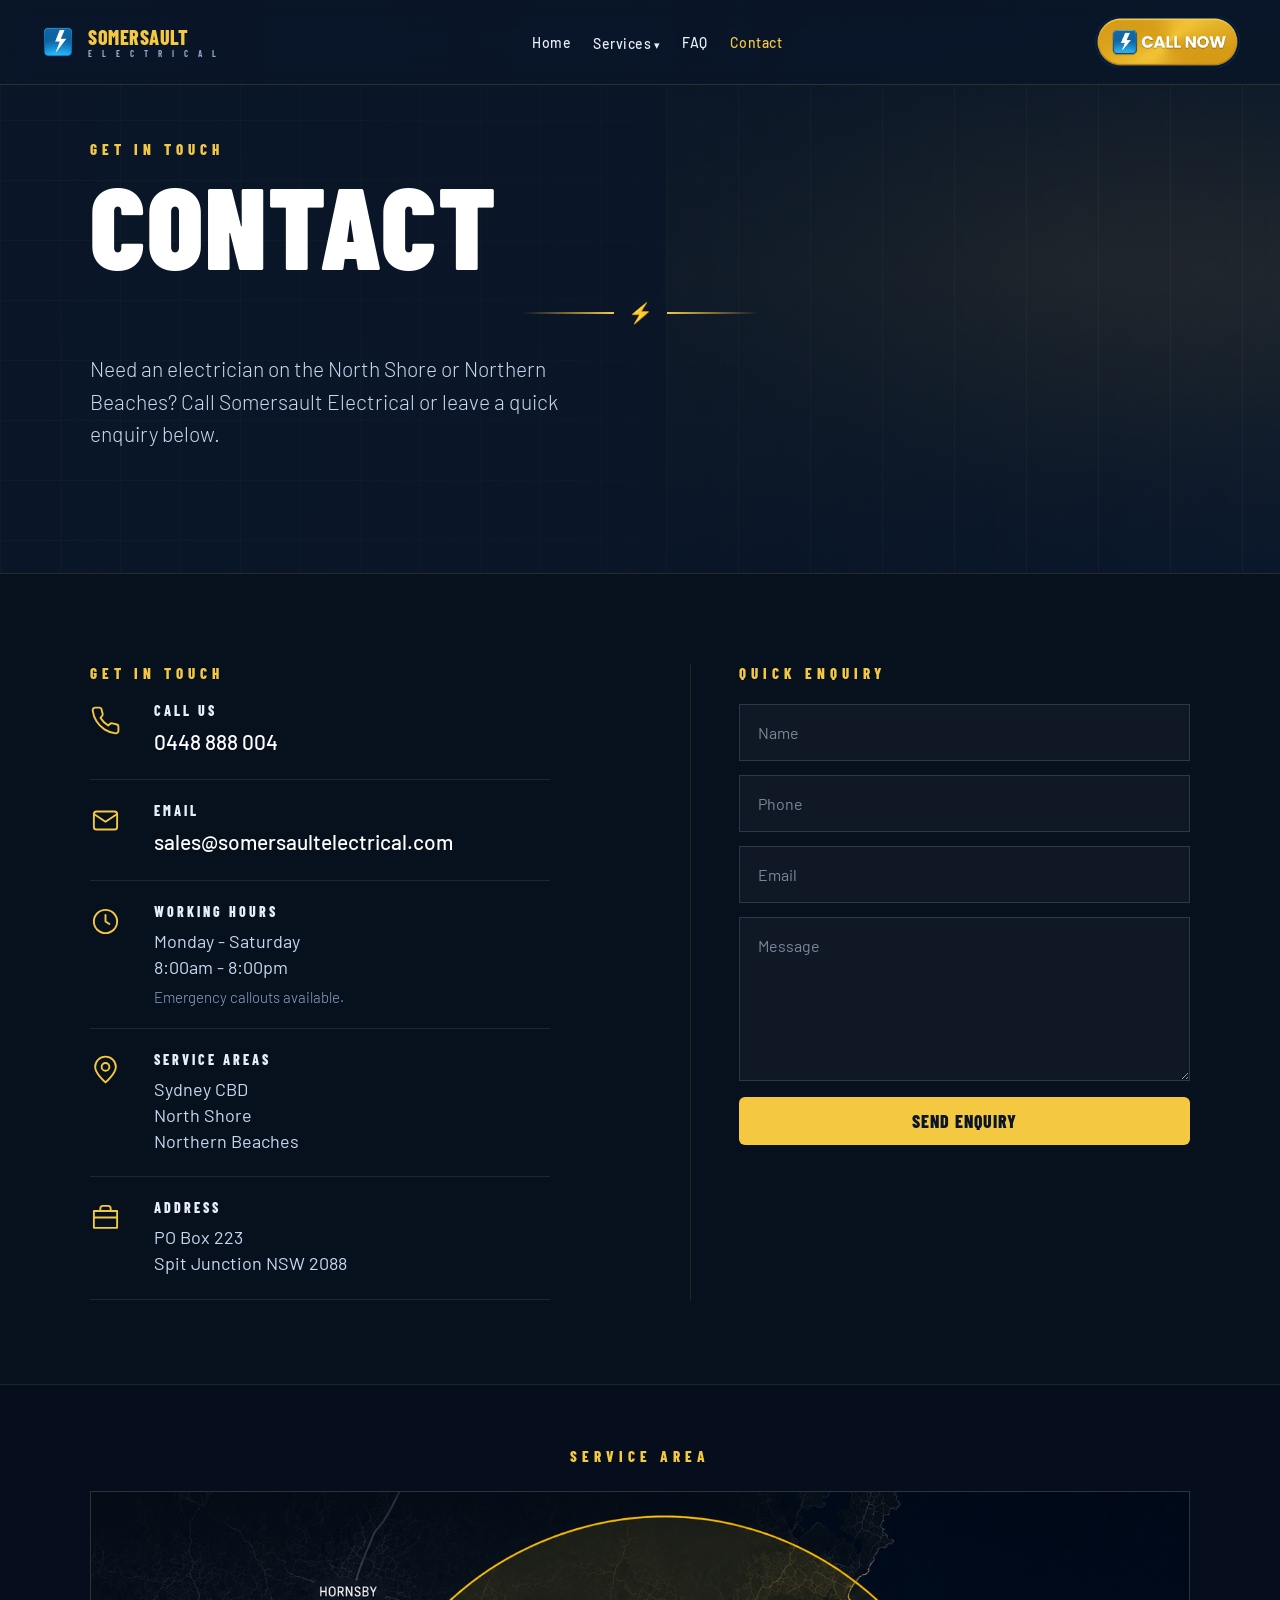
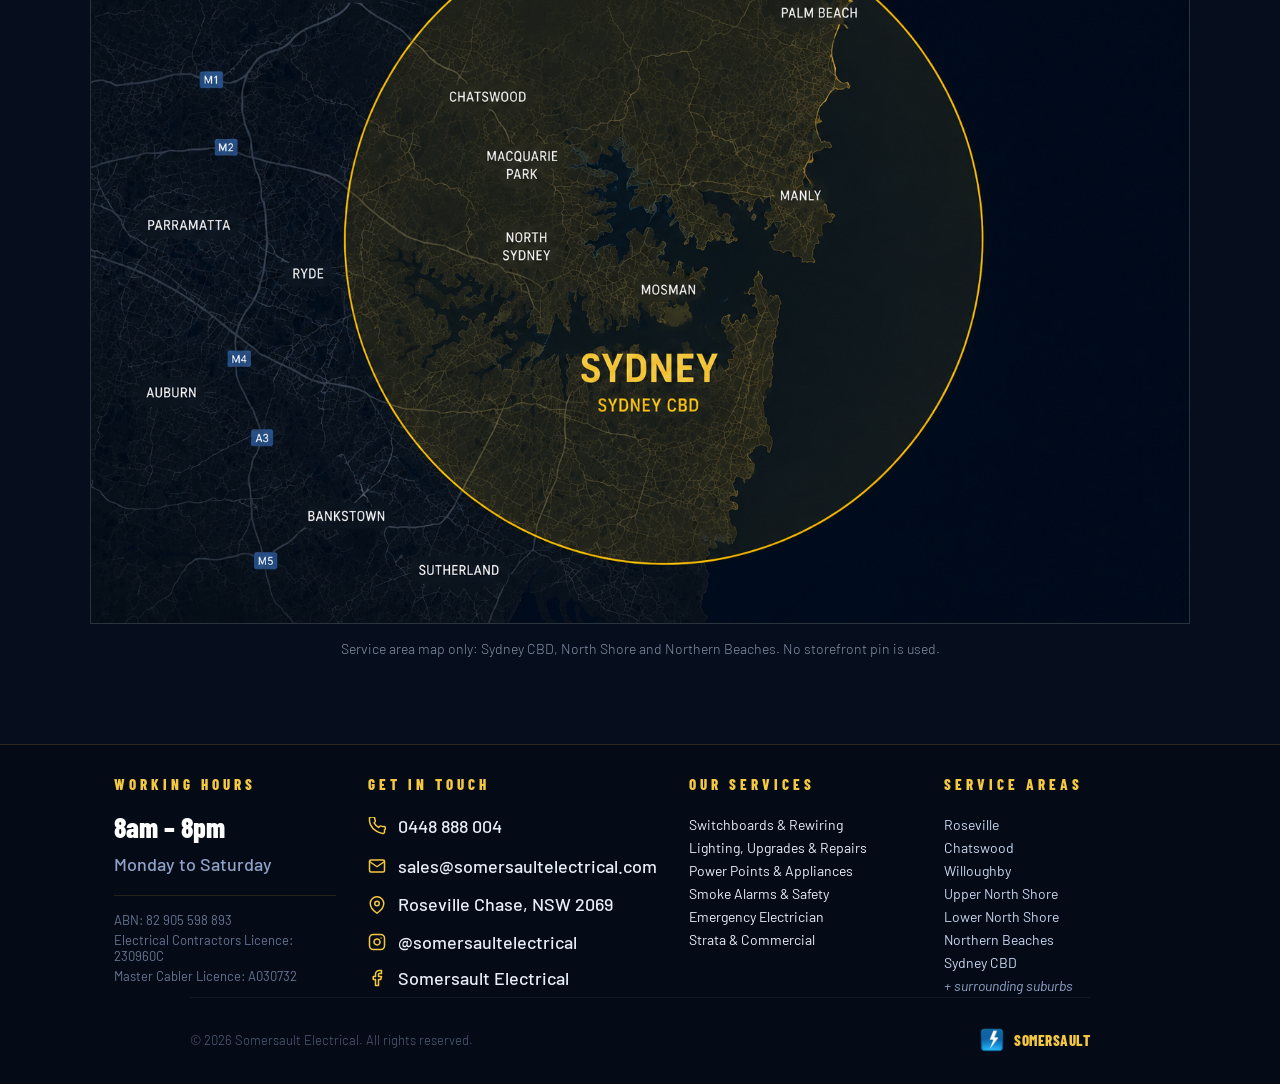
<file: contact.html>
﻿<!DOCTYPE html>
<html lang="en">
<head>
<meta charset="UTF-8">
<meta name="viewport" content="width=device-width, initial-scale=1.0">
<title>Contact | Somersault Electrical</title>
<link href="https://fonts.googleapis.com/css2?family=Barlow+Condensed:wght@700;800;900&family=Barlow:ital,wght@0,300;0,400;0,500;0,600;1,300&display=swap" rel="stylesheet">
<link rel="stylesheet" href="assets/site.css">
<link rel="stylesheet" href="assets/service.css">
<style>
  *, *::before, *::after { box-sizing: border-box; margin: 0; padding: 0; }

  :root {
    --navy: #0a1628;
    --navy-mid: #0f1f3d;
    --navy-deep: #060e1e;
    --gold: #f5c842;
    --gold-dark: #d4a820;
    --white: #ffffff;
    --off-white: #e8eef8;
    --muted: #8fa3c8;
    --text: #c8d8f0;
  }

  html { scroll-behavior: smooth; }

  body {
    font-family: 'Barlow', sans-serif;
    background: var(--navy);
    color: var(--white);
    overflow-x: hidden;
  }

  nav {
    position: fixed;
    top: 0; left: 0; right: 0;
    z-index: 100;
    display: flex;
    align-items: center;
    justify-content: space-between;
    padding: 16px 40px;
    background: rgba(10, 22, 40, 0.88);
    backdrop-filter: blur(12px);
    -webkit-backdrop-filter: blur(12px);
    border-bottom: 1px solid rgba(245, 200, 66, 0.15);
  }

  .nav-logo {
    display: flex;
    align-items: center;
    gap: 12px;
    text-decoration: none;
    flex-shrink: 0;
  }

  .nav-call-img {
    height: 52px;
    width: auto;
    display: block;
    flex-shrink: 0;
  }

  .nav-logo img {
    width: 36px;
    height: 36px;
    border-radius: 9px;
    object-fit: cover;
    flex-shrink: 0;
  }

  .nav-brand {
    font-family: 'Barlow Condensed', sans-serif;
    font-size: 20px;
    font-weight: 800;
    color: var(--gold);
    letter-spacing: 0.5px;
    line-height: 1;
  }

  .nav-brand span {
    display: block;
    font-size: 9px;
    font-weight: 700;
    color: var(--muted);
    letter-spacing: 4px;
    white-space: nowrap;
    margin-top: 2px;
  }

  .nav-links {
    display: flex;
    align-items: center;
    gap: 32px;
    margin-left: auto;
    margin-right: 28px;
  }

  .nav-links a {
    position: relative;
    font-family: 'Barlow Condensed', sans-serif;
    font-size: 13px;
    font-weight: 800;
    letter-spacing: 2px;
    text-transform: uppercase;
    color: var(--off-white);
    text-decoration: none;
    transition: color 0.2s;
  }

  .nav-links a:hover,
  .nav-links a.active { color: var(--gold); }

  .nav-links a.active::after {
    content: '';
    position: absolute;
    left: 0;
    right: 0;
    bottom: -15px;
    height: 1px;
    background: var(--gold);
  }

  .nav-cta,
  .button-primary {
    display: inline-flex;
    align-items: center;
    justify-content: center;
    gap: 10px;
    background: var(--gold);
    color: var(--navy);
    font-family: 'Barlow Condensed', sans-serif;
    font-size: 16px;
    font-weight: 800;
    letter-spacing: 1px;
    text-transform: uppercase;
    text-decoration: none;
    border: 0;
    border-radius: 6px;
    padding: 12px 28px;
    min-height: 48px;
    cursor: pointer;
    transition: background 0.2s, transform 0.15s;
    white-space: nowrap;
  }

  .nav-cta:hover,
  .button-primary:hover { background: var(--gold-dark); transform: translateY(-1px); }
  .nav-cta svg, .button-primary svg { width: 18px; height: 18px; }

  .contact-hero {
    min-height: 58vh;
    display: grid;
    align-items: center;
    padding: 140px 24px 88px;
    position: relative;
    overflow: hidden;
    background:
      linear-gradient(90deg, rgba(10,22,40,0.98) 0%, rgba(10,22,40,0.92) 48%, rgba(10,22,40,0.55) 100%),
      radial-gradient(ellipse 60% 70% at 82% 45%, rgba(245,200,66,0.15) 0%, transparent 55%),
      linear-gradient(135deg, #07101e 0%, #0d1b31 100%);
    border-bottom: 1px solid rgba(245, 200, 66, 0.12);
  }

  .contact-hero::before {
    content: '';
    position: absolute;
    top: 0; right: 0; bottom: 0;
    width: 48%;
    background:
      linear-gradient(90deg, rgba(10,22,40,0.6), rgba(10,22,40,0.12)),
      repeating-linear-gradient(90deg, rgba(255,255,255,0.08) 0 1px, transparent 1px 72px),
      linear-gradient(180deg, transparent 0%, rgba(245,200,66,0.12) 48%, transparent 100%);
    opacity: 0.55;
  }

  .contact-hero::after {
    content: '';
    position: absolute;
    inset: 0;
    background-image:
      linear-gradient(rgba(245,200,66,0.035) 1px, transparent 1px),
      linear-gradient(90deg, rgba(245,200,66,0.035) 1px, transparent 1px);
    background-size: 60px 60px;
    mask-image: linear-gradient(90deg, black, transparent 80%);
  }

  .hero-inner,
  .contact-inner,
  .map-inner,
  .footer-inner {
    width: min(100%, 1100px);
    margin: 0 auto;
    position: relative;
    z-index: 1;
  }

  .section-label {
    font-family: 'Barlow Condensed', sans-serif;
    font-size: 15px;
    font-weight: 800;
    letter-spacing: 5px;
    text-transform: uppercase;
    color: var(--gold);
    margin-bottom: 14px;
  }

  .hero-title {
    font-family: 'Barlow Condensed', sans-serif;
    font-size: clamp(72px, 11vw, 116px);
    font-weight: 900;
    color: var(--white);
    letter-spacing: 2px;
    line-height: 0.9;
    margin-bottom: 24px;
  }

  .hero-divider {
    display: flex;
    align-items: center;
    gap: 14px;
    margin-bottom: 28px;
  }

  .hero-divider-line {
    width: 92px;
    height: 1.5px;
    background: linear-gradient(90deg, transparent, var(--gold));
  }

  .hero-divider-line.r { background: linear-gradient(90deg, var(--gold), transparent); }
  .hero-divider-bolt { color: var(--gold); font-size: 20px; }

  .hero-copy {
    max-width: 510px;
    font-size: clamp(17px, 2.2vw, 21px);
    font-weight: 300;
    color: var(--text);
    line-height: 1.55;
    margin-bottom: 34px;
  }

  .contact-section {
    background: #07101d;
    padding: 90px 24px 84px;
  }

  .contact-inner {
    display: grid;
    grid-template-columns: minmax(0, 1fr) minmax(320px, 0.95fr);
    gap: 74px;
  }

  .contact-list {
    display: grid;
    gap: 0;
    max-width: 460px;
  }

  .contact-item {
    display: grid;
    grid-template-columns: 42px 1fr;
    gap: 22px;
    padding: 22px 0;
    border-bottom: 1px solid rgba(255,255,255,0.09);
  }

  .contact-item:first-of-type { padding-top: 6px; }

  .contact-icon {
    color: var(--gold);
    padding-top: 3px;
  }

  .contact-icon svg {
    width: 31px;
    height: 31px;
    stroke-width: 1.45;
  }

  .item-title,
  .form-title {
    font-family: 'Barlow Condensed', sans-serif;
    font-size: 14px;
    font-weight: 800;
    letter-spacing: 3px;
    text-transform: uppercase;
    color: var(--off-white);
    margin-bottom: 8px;
  }

  .item-value,
  .item-value a {
    color: var(--white);
    font-size: 21px;
    font-weight: 500;
    line-height: 1.45;
    text-decoration: none;
  }

  .item-value.small {
    color: var(--text);
    font-size: 18px;
    font-weight: 400;
  }

  .item-note {
    color: var(--muted);
    font-size: 15px;
    font-weight: 300;
    margin-top: 8px;
  }

  .enquiry {
    border-left: 1px solid rgba(245, 200, 66, 0.12);
    padding-left: 48px;
  }

  .enquiry .section-label { margin-bottom: 22px; }

  form {
    display: grid;
    gap: 14px;
  }

  label { position: absolute; width: 1px; height: 1px; overflow: hidden; clip: rect(0 0 0 0); }

  input,
  textarea {
    width: 100%;
    border: 1px solid rgba(143, 163, 200, 0.22);
    border-radius: 0;
    background: rgba(255,255,255,0.035);
    color: var(--white);
    font-family: 'Barlow', sans-serif;
    font-size: 16px;
    padding: 18px 18px;
    outline: none;
    transition: border-color 0.2s, background 0.2s;
  }

  textarea { min-height: 164px; resize: vertical; }

  input::placeholder,
  textarea::placeholder { color: rgba(200,216,240,0.58); }

  input:focus,
  textarea:focus {
    border-color: rgba(245, 200, 66, 0.6);
    background: rgba(255,255,255,0.055);
  }

  .enquiry .button-primary { width: 100%; margin-top: 2px; font-size: 18px; }

  .map-section {
    background: var(--navy-deep);
    padding: 62px 24px 84px;
    border-top: 1px solid rgba(245, 200, 66, 0.12);
  }

  .map-heading {
    text-align: center;
    margin-bottom: 26px;
  }

  .map-frame {
    position: relative;
    overflow: hidden;
    aspect-ratio: 3 / 2;
    border: 1px solid rgba(245, 200, 66, 0.12);
    background: var(--navy-mid);
  }

  .map-image {
    display: block;
    width: 100%;
    height: 100%;
    object-fit: cover;
    border: 0;
  }

  .map-note {
    color: rgba(200,216,240,0.64);
    font-size: 14px;
    font-weight: 300;
    line-height: 1.6;
    margin-top: 14px;
    text-align: center;
  }

  footer {
    background: #050b16;
    border-top: 1px solid rgba(245, 200, 66, 0.16);
    padding: 30px 24px;
  }

  .footer-inner {
    display: flex;
    align-items: center;
    justify-content: space-between;
    flex-wrap: wrap;
    gap: 14px;
  }

  .footer-copy {
    font-size: 13px;
    font-weight: 300;
    color: rgba(143, 163, 200, 0.55);
  }

  .footer-link {
    color: var(--muted);
    text-decoration: none;
    font-size: 14px;
    transition: color 0.2s;
  }

  .footer-link:hover { color: var(--gold); }

  @media (max-width: 640px) {
    nav { padding: 14px 16px; }
    .nav-links { gap: 10px; margin-left: 16px; margin-right: 10px; }
    .nav-links a { font-size: 10px; letter-spacing: 0.5px; }
    .nav-call-img { height: 38px; }
  }

  @media (max-width: 820px) {
    nav { padding: 14px 20px; }
    .nav-cta { padding: 10px 18px; min-height: 44px; }
    .nav-cta span { display: none; }
    .contact-hero { min-height: auto; padding: 118px 20px 72px; }
    .contact-hero::before { width: 100%; opacity: 0.2; }
    .hero-title { font-size: clamp(64px, 18vw, 88px); }
    .contact-section { padding: 68px 20px; }
    .contact-inner { grid-template-columns: 1fr; gap: 54px; }
    .enquiry { border-left: 0; padding-left: 0; }
    .map-section { padding: 52px 20px 68px; }
  }

  @media (max-width: 480px) {
    .hero-divider-line { width: 66px; }
    .contact-item { grid-template-columns: 34px 1fr; gap: 16px; }
    .contact-icon svg { width: 27px; height: 27px; }
    .item-value, .item-value a { font-size: 19px; }
  }
</style>
</head>
<body>
<nav>
  <a href="index.html" class="nav-logo" aria-label="Somersault Electrical home">
    <img src="assets/somersault-logo.png" alt="Somersault Electrical Logo">
    <div class="nav-brand">SOMERSAULT<span>E L E C T R I C A L</span></div>
  </a>
  <input type="checkbox" id="navtoggle" class="nav-toggle" aria-hidden="true">
  <label for="navtoggle" class="nav-burger" aria-label="Menu"><span></span><span></span><span></span></label>
  <div class="nav-menu" aria-label="Primary navigation">
    <a href="index.html">Home</a>
    <div class="nav-dropdown">
      <span class="nav-drop-toggle" tabindex="0">Services</span>
      <div class="nav-drop-panel">
        <a href="switchboards-rewiring-fault-finding.html">Switchboards, Rewiring &amp; Fault Finding</a>
        <a href="lighting-installation-upgrades.html">Lighting Installation, Upgrades &amp; Repairs</a>
        <a href="power-points-appliances.html">Power Points &amp; Appliances</a>
        <a href="smoke-alarms-safety-checks.html">Smoke Alarms &amp; Safety Checks</a>
        <a href="emergency-electrician.html">Emergency / After-Hours Electrician</a>
        <a href="strata-commercial.html">Strata &amp; Commercial</a>
      </div>
    </div>
    <a href="index.html#faq">FAQ</a>
    <a href="contact.html" class="active">Contact</a>
  </div>
  <a href="tel:+610448888004" style="display:inline-block;line-height:0;" aria-label="Call Somersault Electrical"><img src="assets/call-now-button.png" alt="Call Now" class="nav-call-img"></a>
</nav>

<main>
  <section class="contact-hero">
    <div class="hero-inner">
      <p class="section-label">Get in touch</p>
      <h1 class="hero-title">CONTACT</h1>
      <div class="hero-divider">
        <div class="hero-divider-line"></div>
        <span class="hero-divider-bolt">&#9889;</span>
        <div class="hero-divider-line r"></div>
      </div>
      <p class="hero-copy">Need an electrician on the North Shore or Northern Beaches? Call Somersault Electrical or leave a quick enquiry below.</p>
    </div>
  </section>

  <section class="contact-section">
    <div class="contact-inner">
      <div>
        <p class="section-label">Get in touch</p>
        <div class="contact-list">
          <div class="contact-item">
            <div class="contact-icon"><svg viewBox="0 0 24 24" fill="none" stroke="currentColor" stroke-linecap="round" stroke-linejoin="round"><path d="M22 16.92v3a2 2 0 0 1-2.18 2 19.79 19.79 0 0 1-8.63-3.07 19.5 19.5 0 0 1-6-6A19.79 19.79 0 0 1 2.08 4.18 2 2 0 0 1 4.06 2h3a2 2 0 0 1 2 1.72c.13.96.35 1.89.68 2.78a2 2 0 0 1-.45 2.11L8.09 9.91a16 16 0 0 0 6 6l1.3-1.2a2 2 0 0 1 2.11-.45c.89.33 1.82.55 2.78.68A2 2 0 0 1 22 16.92z"/></svg></div>
            <div><p class="item-title">Call Us</p><p class="item-value"><a href="tel:+610448888004">0448 888 004</a></p></div>
          </div>
          <div class="contact-item">
            <div class="contact-icon"><svg viewBox="0 0 24 24" fill="none" stroke="currentColor" stroke-linecap="round" stroke-linejoin="round"><rect x="3" y="5" width="18" height="14" rx="2"/><path d="m3 7 9 6 9-6"/></svg></div>
            <div><p class="item-title">Email</p><p class="item-value small"><a href="mailto:sales@somersaultelectrical.com">sales@somersaultelectrical.com</a></p></div>
          </div>
          <div class="contact-item">
            <div class="contact-icon"><svg viewBox="0 0 24 24" fill="none" stroke="currentColor" stroke-linecap="round" stroke-linejoin="round"><circle cx="12" cy="12" r="9"/><path d="M12 7v5l3 2"/></svg></div>
            <div><p class="item-title">Working Hours</p><p class="item-value small">Monday - Saturday<br>8:00am - 8:00pm</p><p class="item-note">Emergency callouts available.</p></div>
          </div>
          <div class="contact-item">
            <div class="contact-icon"><svg viewBox="0 0 24 24" fill="none" stroke="currentColor" stroke-linecap="round" stroke-linejoin="round"><path d="M20 10c0 5-8 12-8 12S4 15 4 10a8 8 0 1 1 16 0Z"/><circle cx="12" cy="10" r="3"/></svg></div>
            <div><p class="item-title">Service Areas</p><p class="item-value small">Sydney CBD<br>North Shore<br>Northern Beaches</p></div>
          </div>
          <div class="contact-item">
            <div class="contact-icon"><svg viewBox="0 0 24 24" fill="none" stroke="currentColor" stroke-linecap="round" stroke-linejoin="round"><path d="M3 7h18v13H3z"/><path d="M8 7V5a2 2 0 0 1 2-2h4a2 2 0 0 1 2 2v2"/><path d="M3 12h18"/></svg></div>
            <div><p class="item-title">Address</p><p class="item-value small">PO Box 223<br>Spit Junction NSW 2088</p></div>
          </div>
        </div>
      </div>

      <div class="enquiry">
        <p class="section-label">Quick enquiry</p>
        <form action="mailto:sales@somersaultelectrical.com" method="post" enctype="text/plain">
          <label for="name">Name</label>
          <input id="name" name="Name" type="text" placeholder="Name" autocomplete="name" required>
          <label for="phone">Phone</label>
          <input id="phone" name="Phone" type="tel" placeholder="Phone" autocomplete="tel" required>
          <label for="email">Email</label>
          <input id="email" name="Email" type="email" placeholder="Email" autocomplete="email">
          <label for="message">Message</label>
          <textarea id="message" name="Message" placeholder="Message" required></textarea>
          <button type="submit" class="button-primary">Send Enquiry</button>
        </form>
      </div>
    </div>
  </section>

  <section class="map-section">
    <div class="map-inner">
      <div class="map-heading">
        <p class="section-label">Service area</p>
      </div>
      <div class="map-frame">
        <img class="map-image" src="assets/service-area-map.png" alt="Service area map: a highlighted radius covering Sydney CBD, North Shore and Northern Beaches">
      </div>
      <p class="map-note">Service area map only: Sydney CBD, North Shore and Northern Beaches. No storefront pin is used.</p>
    </div>
  </section>
</main>

<footer id="contact">
  <div class="footer-grid4">
    <div>
      <p class="footer-col-title">Working Hours</p>
      <div class="hours-row"><div class="hours-time">8am &ndash; 8pm</div><div class="hours-days">Monday to Saturday</div></div>
      <div class="footer-licence"><span>ABN: 82 905 598 893</span><span>Electrical Contractors Licence: 230960C</span><span>Master Cabler Licence: A030732</span></div>
    </div>
    <div>
      <p class="footer-col-title">Get In Touch</p>
      <div class="contact-links">
        <a href="tel:+610448888004" class="contact-link"><svg viewBox="0 0 24 24" fill="none" stroke="currentColor" stroke-width="2" stroke-linecap="round" stroke-linejoin="round"><path d="M22 16.92v3a2 2 0 01-2.18 2 19.79 19.79 0 01-8.63-3.07A19.5 19.5 0 013.07 9.8 19.79 19.79 0 012 1.18 2 2 0 013.96 0h3a2 2 0 012 1.72 12.84 12.84 0 00.7 2.81 2 2 0 01-.45 2.11L8.09 7.91a16 16 0 006 6l1.27-1.27a2 2 0 012.11-.45 12.84 12.84 0 002.81.7A2 2 0 0122 16.92z"/></svg>0448 888 004</a>
        <a href="mailto:sales@somersaultelectrical.com" class="contact-link"><svg viewBox="0 0 24 24" fill="none" stroke="currentColor" stroke-width="2" stroke-linecap="round" stroke-linejoin="round"><path d="M4 4h16c1.1 0 2 .9 2 2v12c0 1.1-.9 2-2 2H4c-1.1 0-2-.9-2-2V6c0-1.1.9-2 2-2z"/><polyline points="22,6 12,13 2,6"/></svg>sales@somersaultelectrical.com</a>
        <a href="https://www.google.com/maps?cid=7047204582826603141" target="_blank" rel="noopener" class="contact-addr"><svg viewBox="0 0 24 24" fill="none" stroke="currentColor" stroke-width="2" stroke-linecap="round" stroke-linejoin="round"><path d="M21 10c0 7-9 13-9 13s-9-6-9-13a9 9 0 0118 0z"/><circle cx="12" cy="10" r="3"/></svg>Roseville Chase, NSW 2069</a>
        <div class="social-row">
          <a href="https://www.instagram.com/somersaultelectrical/" target="_blank" rel="noopener" class="contact-link" style="text-decoration:none;"><svg viewBox="0 0 24 24" fill="none" stroke="currentColor" stroke-width="2" stroke-linecap="round" stroke-linejoin="round" style="width:18px;height:18px;color:var(--gold);flex-shrink:0;"><rect x="2" y="2" width="20" height="20" rx="5" ry="5"/><path d="M16 11.37A4 4 0 1112.63 8 4 4 0 0116 11.37z"/><line x1="17.5" y1="6.5" x2="17.51" y2="6.5"/></svg>@somersaultelectrical</a>
          <a href="https://www.facebook.com/somersaultelectrical" target="_blank" rel="noopener" class="contact-link" style="text-decoration:none;"><svg viewBox="0 0 24 24" fill="none" stroke="currentColor" stroke-width="2" stroke-linecap="round" stroke-linejoin="round" style="width:18px;height:18px;color:var(--gold);flex-shrink:0;"><path d="M18 2h-3a5 5 0 0 0-5 5v3H7v4h3v8h4v-8h3l1-4h-4V7a1 1 0 0 1 1-1h3z"/></svg>Somersault Electrical</a>
        </div>
      </div>
    </div>
    <div>
      <p class="footer-col-title">Our Services</p>
      <div class="footer-slinks">
        <a href="switchboards-rewiring-fault-finding.html">Switchboards &amp; Rewiring</a>
        <a href="lighting-installation-upgrades.html">Lighting, Upgrades &amp; Repairs</a>
        <a href="power-points-appliances.html">Power Points &amp; Appliances</a>
        <a href="smoke-alarms-safety-checks.html">Smoke Alarms &amp; Safety</a>
        <a href="emergency-electrician.html">Emergency Electrician</a>
        <a href="strata-commercial.html">Strata &amp; Commercial</a>
      </div>
    </div>
    <div>
      <p class="footer-col-title">Service Areas</p>
      <ul class="footer-areas">
        <li>Roseville</li><li>Chatswood</li><li>Willoughby</li><li>Upper North Shore</li><li>Lower North Shore</li><li>Northern Beaches</li><li>Sydney CBD</li><li class="more">+ surrounding suburbs</li>
      </ul>
    </div>
  </div>
  <div class="footer-bottom">
    <span class="footer-copy">&copy; 2026 Somersault Electrical. All rights reserved.</span>
    <a href="index.html" class="footer-logo-small"><img src="assets/somersault-logo.png" alt="Logo" style="width:28px;height:28px;border-radius:7px;object-fit:cover;" /><span>SOMERSAULT</span></a>
  </div>
</footer>
</body>
</html>
</file>
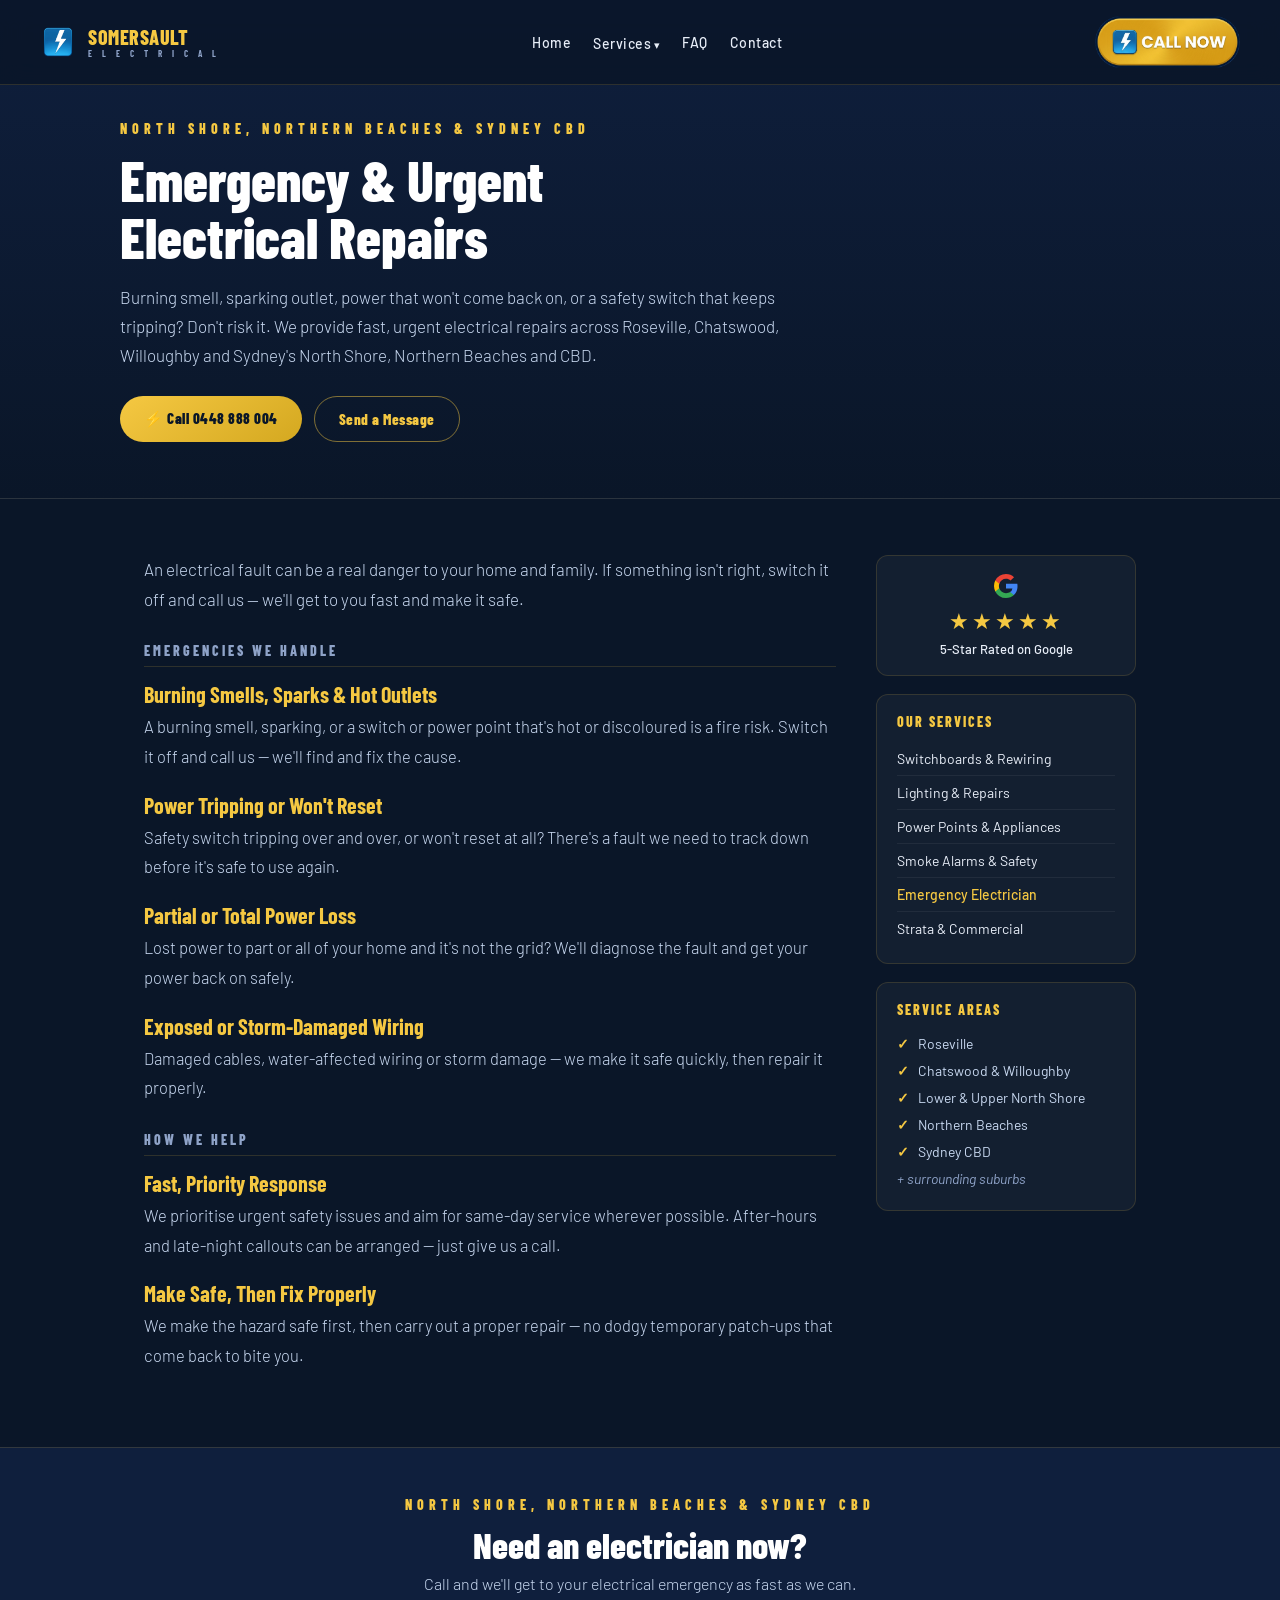
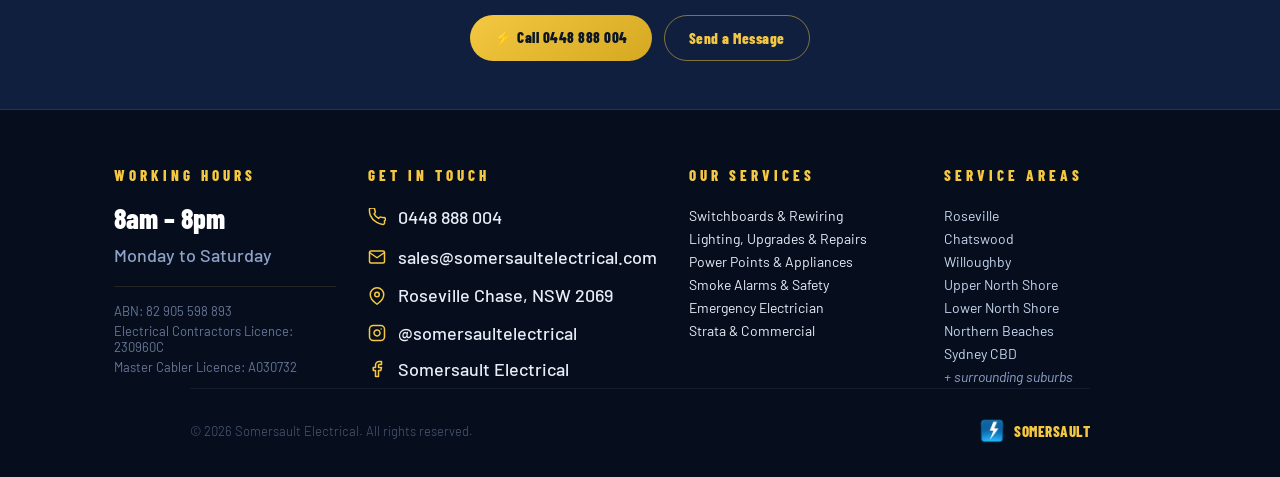
<file: emergency-electrician.html>
<!DOCTYPE html>
<html lang="en">
<head>
<meta charset="UTF-8">
<meta name="viewport" content="width=device-width, initial-scale=1.0">
<title>Emergency &amp; Urgent Electrical Repairs | North Shore Electrician | Somersault Electrical</title>
<meta name="description" content="Fast, urgent electrical repairs on the North Shore &amp; Northern Beaches — burning smells, sparks, power tripping, power loss and storm-damaged wiring. After-hours by arrangement. Call 0448 888 004.">
<link rel="canonical" href="https://somersaultelectrical.com/emergency-electrician.html">
<meta property="og:type" content="website">
<meta property="og:title" content="Emergency &amp; Urgent Electrical Repairs | North Shore Electrician">
<meta property="og:description" content="Fast, urgent electrical repairs across Sydney's North Shore, Northern Beaches &amp; CBD. Burning smells, sparks, tripping and power loss. Call 0448 888 004.">
<meta property="og:url" content="https://somersaultelectrical.com/emergency-electrician.html">
<meta property="og:image" content="https://somersaultelectrical.com/assets/somersault-logo.png">
<meta name="twitter:card" content="summary">
<link href="https://fonts.googleapis.com/css2?family=Barlow+Condensed:wght@700;800;900&family=Barlow:ital,wght@0,300;0,400;0,500;0,600;1,300&display=swap" rel="stylesheet">
<link rel="stylesheet" href="assets/site.css">
<link rel="stylesheet" href="assets/service.css">
<script type="application/ld+json">
{
  "@context": "https://schema.org",
  "@type": "Service",
  "name": "Emergency & Urgent Electrical Repairs",
  "serviceType": "Emergency and urgent electrical repairs",
  "description": "Fast, urgent electrical repairs for burning smells, sparks, hot outlets, power tripping, partial or total power loss and storm-damaged wiring across Sydney's North Shore, Northern Beaches and CBD. After-hours callouts by arrangement.",
  "url": "https://somersaultelectrical.com/emergency-electrician.html",
  "provider": {
    "@type": "Electrician",
    "name": "Somersault Electrical",
    "telephone": "+61448888004",
    "url": "https://somersaultelectrical.com",
    "image": "https://somersaultelectrical.com/assets/somersault-logo.png",
    "address": { "@type": "PostalAddress", "addressLocality": "Roseville Chase", "addressRegion": "NSW", "postalCode": "2069", "addressCountry": "AU" }
  },
  "areaServed": [
    { "@type": "Place", "name": "North Shore, Sydney NSW" },
    { "@type": "Place", "name": "Northern Beaches, NSW" },
    { "@type": "Place", "name": "Sydney CBD, NSW" },
    { "@type": "Place", "name": "Roseville, NSW" },
    { "@type": "Place", "name": "Chatswood, NSW" },
    { "@type": "Place", "name": "Willoughby, NSW" }
  ],
  "hasOfferCatalog": {
    "@type": "OfferCatalog",
    "name": "Emergency Electrical Services",
    "itemListElement": [
      { "@type": "Offer", "itemOffered": { "@type": "Service", "name": "Burning smells, sparks and hot outlets" } },
      { "@type": "Offer", "itemOffered": { "@type": "Service", "name": "Power tripping or safety switch won't reset" } },
      { "@type": "Offer", "itemOffered": { "@type": "Service", "name": "Partial or total power loss" } },
      { "@type": "Offer", "itemOffered": { "@type": "Service", "name": "Exposed or storm-damaged wiring" } }
    ]
  }
}
</script>
</head>
<body>

<nav>
  <a href="index.html" class="nav-logo">
    <img src="assets/somersault-logo.png" alt="Somersault Electrical Logo" style="width:36px;height:36px;border-radius:9px;object-fit:cover;" />
    <div class="nav-brand">SOMERSAULT<span>E L E C T R I C A L</span></div>
  </a>
  <input type="checkbox" id="navtoggle" class="nav-toggle" aria-hidden="true">
  <label for="navtoggle" class="nav-burger" aria-label="Menu"><span></span><span></span><span></span></label>
  <div class="nav-menu">
    <a href="index.html">Home</a>
    <div class="nav-dropdown">
      <span class="nav-drop-toggle active" tabindex="0">Services</span>
      <div class="nav-drop-panel">
        <a href="switchboards-rewiring-fault-finding.html">Switchboards, Rewiring &amp; Fault Finding</a>
        <a href="lighting-installation-upgrades.html">Lighting Installation, Upgrades &amp; Repairs</a>
        <a href="power-points-appliances.html">Power Points &amp; Appliances</a>
        <a href="smoke-alarms-safety-checks.html">Smoke Alarms &amp; Safety Checks</a>
        <a href="emergency-electrician.html" class="active">Emergency / After-Hours Electrician</a>
        <a href="strata-commercial.html">Strata &amp; Commercial</a>
      </div>
    </div>
    <a href="index.html#faq">FAQ</a>
    <a href="contact.html">Contact</a>
  </div>
  <a href="tel:+610448888004" style="display:inline-block;line-height:0;"><img src="assets/call-now-button.png" alt="Call Now" class="nav-call-img" /></a>
</nav>

<section class="svc-hero">
  <div class="svc-hero-inner">
    <p class="svc-eyebrow">North Shore, Northern Beaches &amp; Sydney CBD</p>
    <h1 class="svc-h1">Emergency &amp; Urgent<br>Electrical Repairs</h1>
    <p class="svc-lead">Burning smell, sparking outlet, power that won't come back on, or a safety switch that keeps tripping? Don't risk it. We provide fast, urgent electrical repairs across Roseville, Chatswood, Willoughby and Sydney's North Shore, Northern Beaches and CBD.</p>
    <div class="svc-btnrow">
      <a class="svc-btn gold" href="tel:+610448888004">⚡ Call 0448 888 004</a>
      <a class="svc-btn ghost" href="contact.html">Send a Message</a>
    </div>
  </div>
</section>

<div class="svc-body">
  <div class="svc-main">
    <p class="svc-intro">An electrical fault can be a real danger to your home and family. If something isn't right, switch it off and call us — we'll get to you fast and make it safe.</p>

    <p class="svc-grouphd">Emergencies We Handle</p>
    <div class="svc-block"><h3>Burning Smells, Sparks &amp; Hot Outlets</h3><p>A burning smell, sparking, or a switch or power point that's hot or discoloured is a fire risk. Switch it off and call us — we'll find and fix the cause.</p></div>
    <div class="svc-block"><h3>Power Tripping or Won't Reset</h3><p>Safety switch tripping over and over, or won't reset at all? There's a fault we need to track down before it's safe to use again.</p></div>
    <div class="svc-block"><h3>Partial or Total Power Loss</h3><p>Lost power to part or all of your home and it's not the grid? We'll diagnose the fault and get your power back on safely.</p></div>
    <div class="svc-block"><h3>Exposed or Storm-Damaged Wiring</h3><p>Damaged cables, water-affected wiring or storm damage — we make it safe quickly, then repair it properly.</p></div>

    <p class="svc-grouphd">How We Help</p>
    <div class="svc-block"><h3>Fast, Priority Response</h3><p>We prioritise urgent safety issues and aim for same-day service wherever possible. After-hours and late-night callouts can be arranged — just give us a call.</p></div>
    <div class="svc-block"><h3>Make Safe, Then Fix Properly</h3><p>We make the hazard safe first, then carry out a proper repair — no dodgy temporary patch-ups that come back to bite you.</p></div>
  </div>

  <aside class="svc-aside">
    <a class="svc-card svc-rev" href="https://www.google.com/maps?cid=7047204582826603141" target="_blank" rel="noopener" style="display:block;text-decoration:none;"><svg class="g-icon" width="24" height="24" viewBox="0 0 18 18" aria-hidden="true"><path fill="#4285F4" d="M17.64 9.2c0-.637-.057-1.251-.164-1.84H9v3.481h4.844a4.14 4.14 0 01-1.796 2.716v2.259h2.908c1.702-1.567 2.684-3.874 2.684-6.615z"/><path fill="#34A853" d="M9 18c2.43 0 4.467-.806 5.956-2.18l-2.908-2.259c-.806.54-1.837.86-3.048.86-2.344 0-4.328-1.584-5.036-3.711H.957v2.332A8.997 8.997 0 009 18z"/><path fill="#FBBC05" d="M3.964 10.71A5.41 5.41 0 013.682 9c0-.593.102-1.17.282-1.71V4.958H.957A8.996 8.996 0 000 9c0 1.452.348 2.827.957 4.042l3.007-2.332z"/><path fill="#EA4335" d="M9 3.58c1.321 0 2.508.454 3.44 1.345l2.582-2.58C13.463.891 11.426 0 9 0A8.997 8.997 0 00.957 4.958L3.964 7.29C4.672 5.163 6.656 3.58 9 3.58z"/></svg><div class="svc-stars">★★★★★</div><div class="svc-rev-label">5-Star Rated on Google</div></a>
    <div class="svc-card">
      <h4>Our Services</h4>
      <div class="svc-slist">
        <a href="switchboards-rewiring-fault-finding.html">Switchboards &amp; Rewiring</a>
        <a href="lighting-installation-upgrades.html">Lighting &amp; Repairs</a>
        <a href="power-points-appliances.html">Power Points &amp; Appliances</a>
        <a href="smoke-alarms-safety-checks.html">Smoke Alarms &amp; Safety</a>
        <a href="emergency-electrician.html" class="active">Emergency Electrician</a>
        <a href="strata-commercial.html">Strata &amp; Commercial</a>
      </div>
    </div>
    <div class="svc-card">
      <h4>Service Areas</h4>
      <ul class="svc-arealist">
        <li><span class="tick">✓</span> Roseville</li>
        <li><span class="tick">✓</span> Chatswood &amp; Willoughby</li>
        <li><span class="tick">✓</span> Lower &amp; Upper North Shore</li>
        <li><span class="tick">✓</span> Northern Beaches</li>
        <li><span class="tick">✓</span> Sydney CBD</li>
        <li class="more">+ surrounding suburbs</li>
      </ul>
    </div>
  </aside>
</div>

<section class="svc-cta">
  <p class="svc-eyebrow">North Shore, Northern Beaches &amp; Sydney CBD</p>
  <h2>Need an electrician now?</h2>
  <p class="svc-cta-sub">Call and we'll get to your electrical emergency as fast as we can.</p>
  <div class="svc-btnrow">
    <a class="svc-btn gold" href="tel:+610448888004">⚡ Call 0448 888 004</a>
    <a class="svc-btn ghost" href="contact.html">Send a Message</a>
  </div>
</section>

<footer id="contact">
  <div class="footer-grid4">
    <div>
      <p class="footer-col-title">Working Hours</p>
      <div class="hours-row"><div class="hours-time">8am &ndash; 8pm</div><div class="hours-days">Monday to Saturday</div></div>
      <div class="footer-licence"><span>ABN: 82 905 598 893</span><span>Electrical Contractors Licence: 230960C</span><span>Master Cabler Licence: A030732</span></div>
    </div>
    <div>
      <p class="footer-col-title">Get In Touch</p>
      <div class="contact-links">
        <a href="tel:+610448888004" class="contact-link"><svg viewBox="0 0 24 24" fill="none" stroke="currentColor" stroke-width="2" stroke-linecap="round" stroke-linejoin="round"><path d="M22 16.92v3a2 2 0 01-2.18 2 19.79 19.79 0 01-8.63-3.07A19.5 19.5 0 013.07 9.8 19.79 19.79 0 012 1.18 2 2 0 013.96 0h3a2 2 0 012 1.72 12.84 12.84 0 00.7 2.81 2 2 0 01-.45 2.11L8.09 7.91a16 16 0 006 6l1.27-1.27a2 2 0 012.11-.45 12.84 12.84 0 002.81.7A2 2 0 0122 16.92z"/></svg>0448 888 004</a>
        <a href="mailto:sales@somersaultelectrical.com" class="contact-link"><svg viewBox="0 0 24 24" fill="none" stroke="currentColor" stroke-width="2" stroke-linecap="round" stroke-linejoin="round"><path d="M4 4h16c1.1 0 2 .9 2 2v12c0 1.1-.9 2-2 2H4c-1.1 0-2-.9-2-2V6c0-1.1.9-2 2-2z"/><polyline points="22,6 12,13 2,6"/></svg>sales@somersaultelectrical.com</a>
        <a href="https://www.google.com/maps?cid=7047204582826603141" target="_blank" rel="noopener" class="contact-addr"><svg viewBox="0 0 24 24" fill="none" stroke="currentColor" stroke-width="2" stroke-linecap="round" stroke-linejoin="round"><path d="M21 10c0 7-9 13-9 13s-9-6-9-13a9 9 0 0118 0z"/><circle cx="12" cy="10" r="3"/></svg>Roseville Chase, NSW 2069</a>
        <div class="social-row">
          <a href="https://www.instagram.com/somersaultelectrical/" target="_blank" rel="noopener" class="contact-link" style="text-decoration:none;"><svg viewBox="0 0 24 24" fill="none" stroke="currentColor" stroke-width="2" stroke-linecap="round" stroke-linejoin="round" style="width:18px;height:18px;color:var(--gold);flex-shrink:0;"><rect x="2" y="2" width="20" height="20" rx="5" ry="5"/><path d="M16 11.37A4 4 0 1112.63 8 4 4 0 0116 11.37z"/><line x1="17.5" y1="6.5" x2="17.51" y2="6.5"/></svg>@somersaultelectrical</a>
          <a href="https://www.facebook.com/somersaultelectrical" target="_blank" rel="noopener" class="contact-link" style="text-decoration:none;"><svg viewBox="0 0 24 24" fill="none" stroke="currentColor" stroke-width="2" stroke-linecap="round" stroke-linejoin="round" style="width:18px;height:18px;color:var(--gold);flex-shrink:0;"><path d="M18 2h-3a5 5 0 0 0-5 5v3H7v4h3v8h4v-8h3l1-4h-4V7a1 1 0 0 1 1-1h3z"/></svg>Somersault Electrical</a>
        </div>
      </div>
    </div>
    <div>
      <p class="footer-col-title">Our Services</p>
      <div class="footer-slinks">
        <a href="switchboards-rewiring-fault-finding.html">Switchboards &amp; Rewiring</a>
        <a href="lighting-installation-upgrades.html">Lighting, Upgrades &amp; Repairs</a>
        <a href="power-points-appliances.html">Power Points &amp; Appliances</a>
        <a href="smoke-alarms-safety-checks.html">Smoke Alarms &amp; Safety</a>
        <a href="emergency-electrician.html">Emergency Electrician</a>
        <a href="strata-commercial.html">Strata &amp; Commercial</a>
      </div>
    </div>
    <div>
      <p class="footer-col-title">Service Areas</p>
      <ul class="footer-areas">
        <li>Roseville</li><li>Chatswood</li><li>Willoughby</li><li>Upper North Shore</li><li>Lower North Shore</li><li>Northern Beaches</li><li>Sydney CBD</li><li class="more">+ surrounding suburbs</li>
      </ul>
    </div>
  </div>
  <div class="footer-bottom">
    <span class="footer-copy">&copy; 2026 Somersault Electrical. All rights reserved.</span>
    <a href="index.html" class="footer-logo-small"><img src="assets/somersault-logo.png" alt="Logo" style="width:28px;height:28px;border-radius:7px;object-fit:cover;" /><span>SOMERSAULT</span></a>
  </div>
</footer>

</body>
</html>
</file>
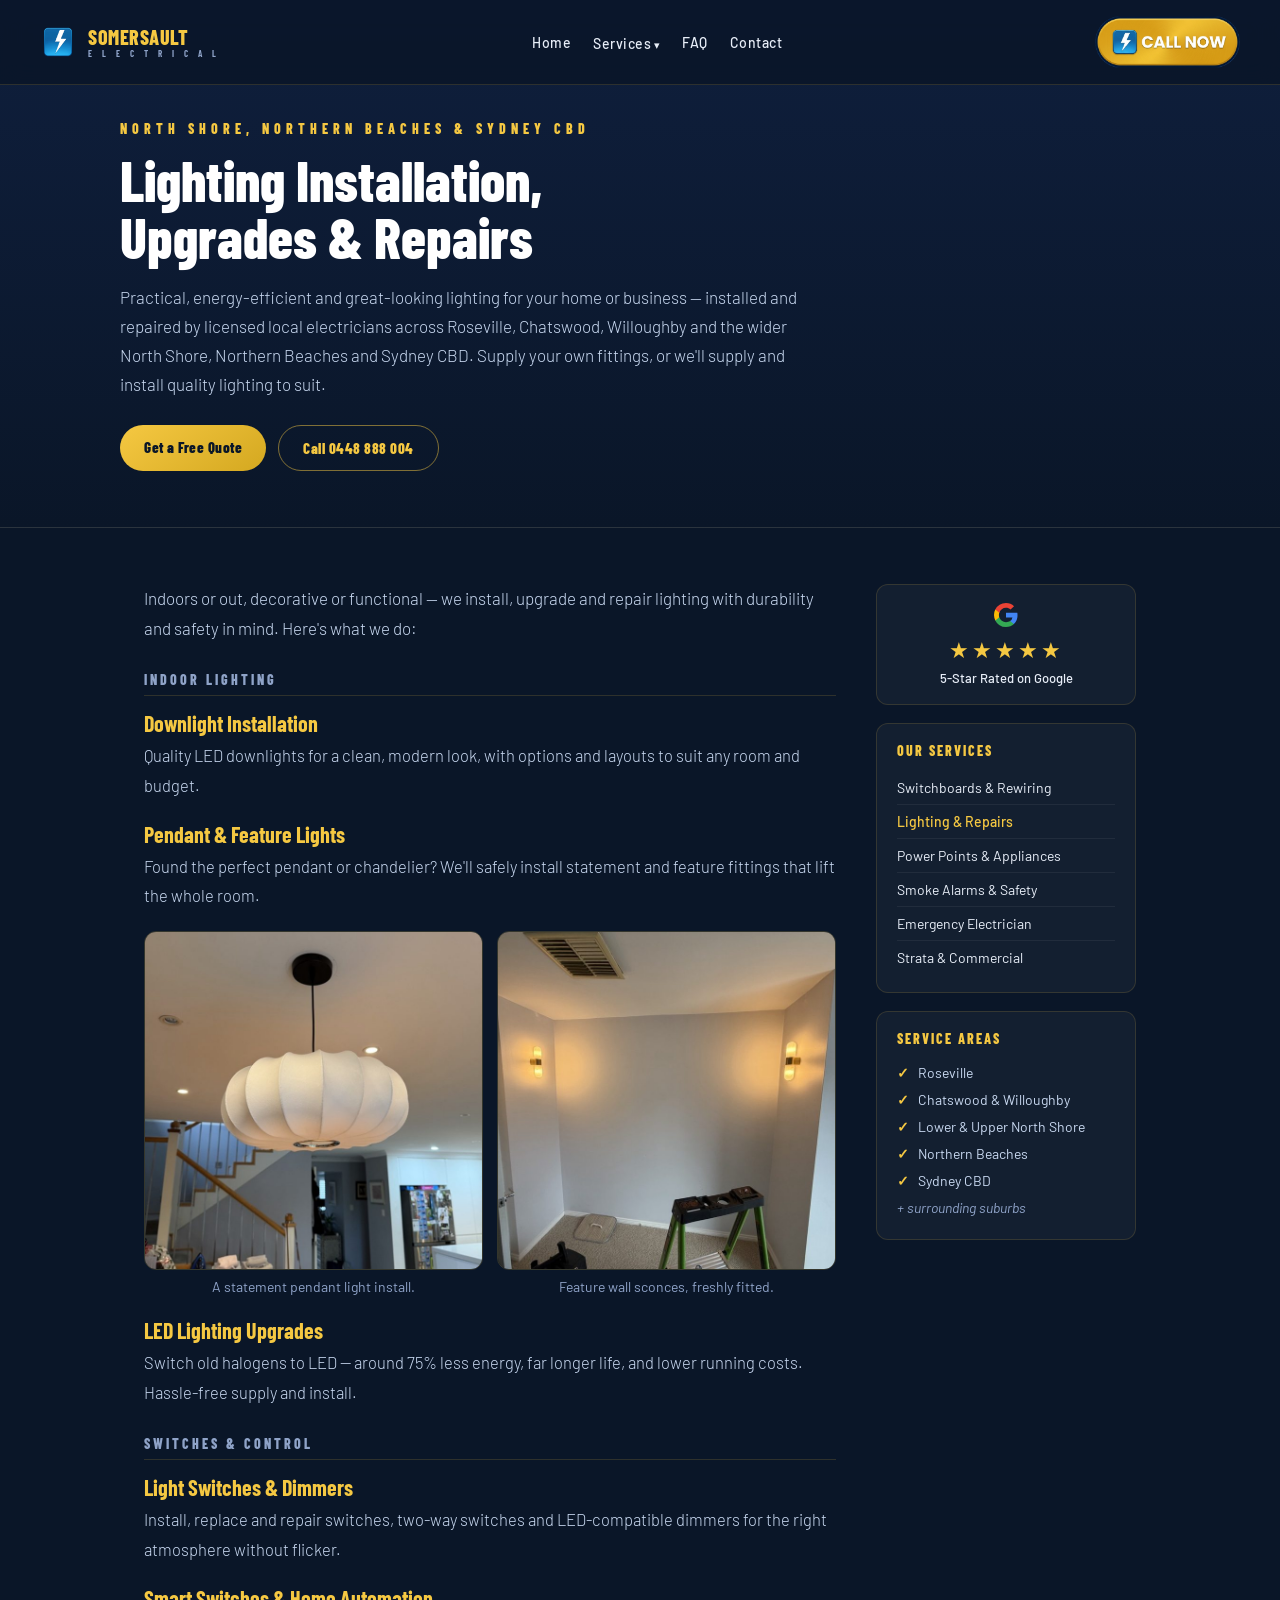
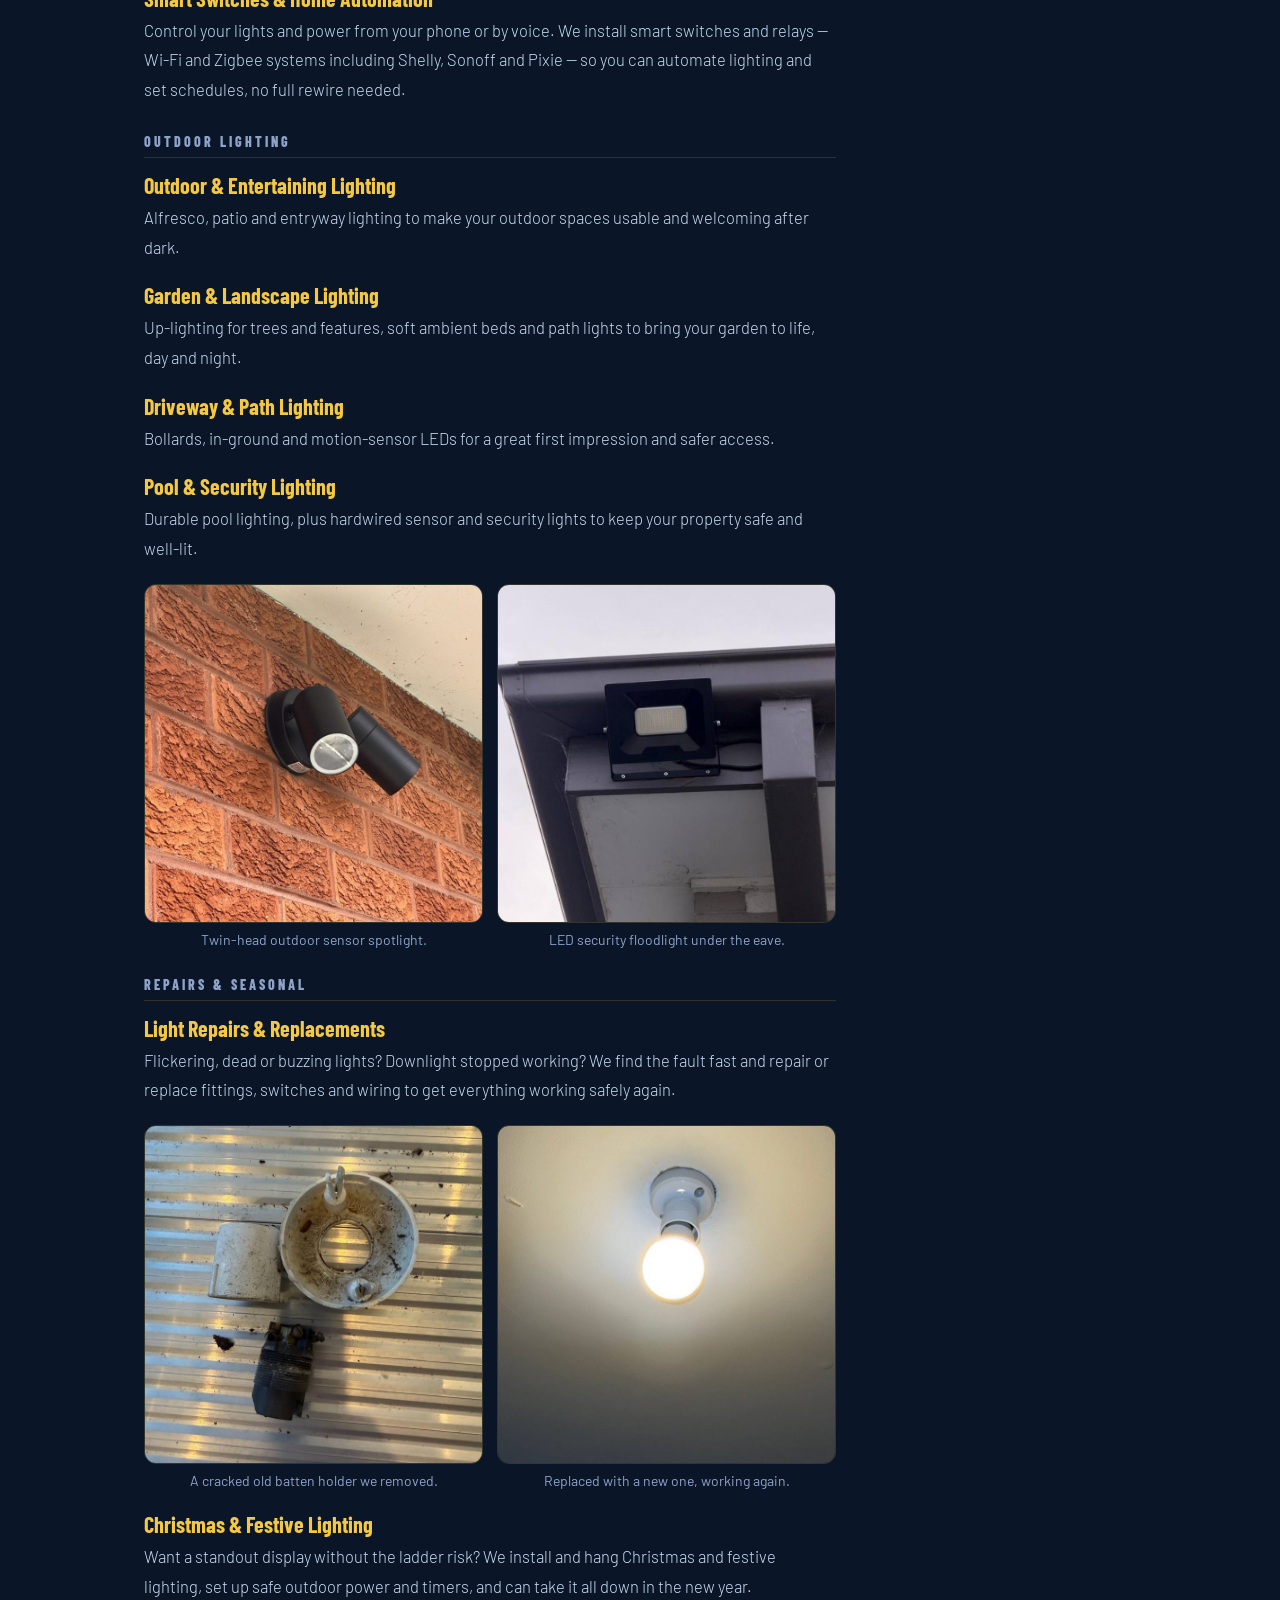
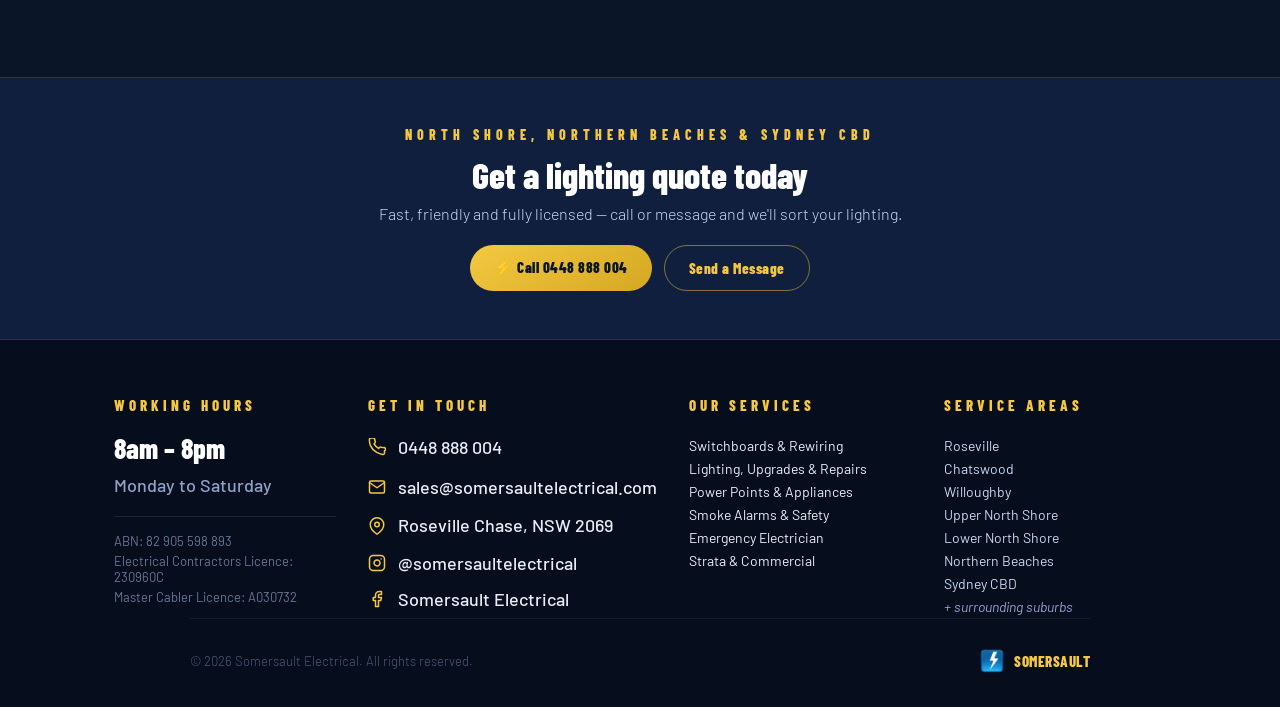
<file: lighting-installation-upgrades.html>
<!DOCTYPE html>
<html lang="en">
<head>
<meta charset="UTF-8">
<meta name="viewport" content="width=device-width, initial-scale=1.0">
<title>Lighting Installation &amp; Repairs | North Shore Electrician | Somersault Electrical</title>
<meta name="description" content="Licensed electricians for lighting installation, LED downlights, outdoor &amp; garden lighting, smart switches and light repairs across Roseville, Chatswood, Willoughby and Sydney's North Shore, Northern Beaches &amp; CBD. Call 0448 888 004 for a free quote.">
<link rel="canonical" href="https://somersaultelectrical.com/lighting-installation-upgrades.html">

<meta property="og:type" content="website">
<meta property="og:title" content="Lighting Installation &amp; Repairs | North Shore Electrician">
<meta property="og:description" content="LED downlights, outdoor &amp; garden lighting, smart switches and light repairs across Sydney's North Shore, Northern Beaches &amp; CBD. Free quotes.">
<meta property="og:url" content="https://somersaultelectrical.com/lighting-installation-upgrades.html">
<meta property="og:image" content="https://somersaultelectrical.com/assets/somersault-logo.png">
<meta name="twitter:card" content="summary">

<link href="https://fonts.googleapis.com/css2?family=Barlow+Condensed:wght@700;800;900&family=Barlow:ital,wght@0,300;0,400;0,500;0,600;1,300&display=swap" rel="stylesheet">
<link rel="stylesheet" href="assets/site.css">
<link rel="stylesheet" href="assets/service.css">

<script type="application/ld+json">
{
  "@context": "https://schema.org",
  "@type": "Service",
  "name": "Lighting Installation, Upgrades & Repairs",
  "serviceType": "Electrical lighting installation, upgrades and repairs",
  "description": "Licensed electricians for LED downlights, pendant and feature lights, LED upgrades, outdoor, garden, driveway and pool lighting, light switches, smart switches, Christmas lighting and light repairs across Sydney's North Shore, Northern Beaches and CBD.",
  "url": "https://somersaultelectrical.com/lighting-installation-upgrades.html",
  "provider": {
    "@type": "Electrician",
    "name": "Somersault Electrical",
    "telephone": "+61448888004",
    "url": "https://somersaultelectrical.com",
    "image": "https://somersaultelectrical.com/assets/somersault-logo.png",
    "address": {
      "@type": "PostalAddress",
      "addressLocality": "Roseville Chase",
      "addressRegion": "NSW",
      "postalCode": "2069",
      "addressCountry": "AU"
    }
  },
  "areaServed": [
    { "@type": "Place", "name": "North Shore, Sydney NSW" },
    { "@type": "Place", "name": "Northern Beaches, NSW" },
    { "@type": "Place", "name": "Sydney CBD, NSW" },
    { "@type": "Place", "name": "Roseville, NSW" },
    { "@type": "Place", "name": "Chatswood, NSW" },
    { "@type": "Place", "name": "Willoughby, NSW" }
  ],
  "hasOfferCatalog": {
    "@type": "OfferCatalog",
    "name": "Lighting Services",
    "itemListElement": [
      { "@type": "Offer", "itemOffered": { "@type": "Service", "name": "LED downlight installation" } },
      { "@type": "Offer", "itemOffered": { "@type": "Service", "name": "Pendant and feature light installation" } },
      { "@type": "Offer", "itemOffered": { "@type": "Service", "name": "LED lighting upgrades" } },
      { "@type": "Offer", "itemOffered": { "@type": "Service", "name": "Light switches and dimmers" } },
      { "@type": "Offer", "itemOffered": { "@type": "Service", "name": "Smart switches and home automation (Wi-Fi and Zigbee)" } },
      { "@type": "Offer", "itemOffered": { "@type": "Service", "name": "Outdoor and entertaining lighting" } },
      { "@type": "Offer", "itemOffered": { "@type": "Service", "name": "Garden and landscape lighting" } },
      { "@type": "Offer", "itemOffered": { "@type": "Service", "name": "Driveway and path lighting" } },
      { "@type": "Offer", "itemOffered": { "@type": "Service", "name": "Pool and security lighting" } },
      { "@type": "Offer", "itemOffered": { "@type": "Service", "name": "Light repairs and replacements" } },
      { "@type": "Offer", "itemOffered": { "@type": "Service", "name": "Christmas and festive lighting" } }
    ]
  }
}
</script>
</head>
<body>

<nav>
  <a href="index.html" class="nav-logo">
    <img src="assets/somersault-logo.png" alt="Somersault Electrical Logo" style="width:36px;height:36px;border-radius:9px;object-fit:cover;" />
    <div class="nav-brand">
      SOMERSAULT
      <span>E L E C T R I C A L</span>
    </div>
  </a>
  <input type="checkbox" id="navtoggle" class="nav-toggle" aria-hidden="true">
  <label for="navtoggle" class="nav-burger" aria-label="Menu"><span></span><span></span><span></span></label>
  <div class="nav-menu">
    <a href="index.html">Home</a>
    <div class="nav-dropdown">
      <span class="nav-drop-toggle active" tabindex="0">Services</span>
      <div class="nav-drop-panel">
        <a href="switchboards-rewiring-fault-finding.html">Switchboards, Rewiring &amp; Fault Finding</a>
        <a href="lighting-installation-upgrades.html" class="active">Lighting Installation, Upgrades &amp; Repairs</a>
        <a href="power-points-appliances.html">Power Points &amp; Appliances</a>
        <a href="smoke-alarms-safety-checks.html">Smoke Alarms &amp; Safety Checks</a>
        <a href="emergency-electrician.html">Emergency / After-Hours Electrician</a>
        <a href="strata-commercial.html">Strata &amp; Commercial</a>
      </div>
    </div>
    <a href="index.html#faq">FAQ</a>
    <a href="contact.html">Contact</a>
  </div>
  <a href="tel:+610448888004" style="display:inline-block;line-height:0;"><img src="assets/call-now-button.png" alt="Call Now" class="nav-call-img" /></a>
</nav>

<!-- HERO -->
<section class="svc-hero">
  <div class="svc-hero-inner">
    <p class="svc-eyebrow">North Shore, Northern Beaches &amp; Sydney CBD</p>
    <h1 class="svc-h1">Lighting Installation,<br>Upgrades &amp; Repairs</h1>
    <p class="svc-lead">Practical, energy-efficient and great-looking lighting for your home or business — installed and repaired by licensed local electricians across Roseville, Chatswood, Willoughby and the wider North Shore, Northern Beaches and Sydney CBD. Supply your own fittings, or we'll supply and install quality lighting to suit.</p>
    <div class="svc-btnrow">
      <a class="svc-btn gold" href="contact.html">Get a Free Quote</a>
      <a class="svc-btn ghost" href="tel:+610448888004">Call 0448 888 004</a>
    </div>
  </div>
</section>

<!-- BODY -->
<div class="svc-body">
  <div class="svc-main">
    <p class="svc-intro">Indoors or out, decorative or functional — we install, upgrade and repair lighting with durability and safety in mind. Here's what we do:</p>

    <p class="svc-grouphd">Indoor Lighting</p>
    <div class="svc-block"><h3>Downlight Installation</h3><p>Quality LED downlights for a clean, modern look, with options and layouts to suit any room and budget.</p></div>
    <div class="svc-block"><h3>Pendant &amp; Feature Lights</h3><p>Found the perfect pendant or chandelier? We'll safely install statement and feature fittings that lift the whole room.</p></div>
    <div class="svc-photo-row">
      <figure class="svc-figure">
        <img class="svc-photo" src="assets/photos/pendant-light-installation-north-shore.jpg" alt="Statement pendant light installed in a North Shore home" loading="lazy" width="712" height="950">
        <figcaption>A statement pendant light install.</figcaption>
      </figure>
      <figure class="svc-figure">
        <img class="svc-photo" src="assets/photos/wall-light-installation-north-shore.jpg" alt="Feature wall lights installed in a North Shore home" loading="lazy" width="950" height="713">
        <figcaption>Feature wall sconces, freshly fitted.</figcaption>
      </figure>
    </div>
    <div class="svc-block"><h3>LED Lighting Upgrades</h3><p>Switch old halogens to LED — around 75% less energy, far longer life, and lower running costs. Hassle-free supply and install.</p></div>

    <p class="svc-grouphd">Switches &amp; Control</p>
    <div class="svc-block"><h3>Light Switches &amp; Dimmers</h3><p>Install, replace and repair switches, two-way switches and LED-compatible dimmers for the right atmosphere without flicker.</p></div>
    <div class="svc-block"><h3>Smart Switches &amp; Home Automation</h3><p>Control your lights and power from your phone or by voice. We install smart switches and relays — Wi-Fi and Zigbee systems including Shelly, Sonoff and Pixie — so you can automate lighting and set schedules, no full rewire needed.</p></div>

    <p class="svc-grouphd">Outdoor Lighting</p>
    <div class="svc-block"><h3>Outdoor &amp; Entertaining Lighting</h3><p>Alfresco, patio and entryway lighting to make your outdoor spaces usable and welcoming after dark.</p></div>
    <div class="svc-block"><h3>Garden &amp; Landscape Lighting</h3><p>Up-lighting for trees and features, soft ambient beds and path lights to bring your garden to life, day and night.</p></div>
    <div class="svc-block"><h3>Driveway &amp; Path Lighting</h3><p>Bollards, in-ground and motion-sensor LEDs for a great first impression and safer access.</p></div>
    <div class="svc-block"><h3>Pool &amp; Security Lighting</h3><p>Durable pool lighting, plus hardwired sensor and security lights to keep your property safe and well-lit.</p></div>

    <div class="svc-photo-row">
      <figure class="svc-figure">
        <img class="svc-photo" src="assets/photos/outdoor-sensor-light-north-shore.jpg" alt="Outdoor twin-head sensor security light installed on the North Shore" loading="lazy" width="1000" height="750">
        <figcaption>Twin-head outdoor sensor spotlight.</figcaption>
      </figure>
      <figure class="svc-figure">
        <img class="svc-photo" src="assets/photos/led-security-floodlight-north-shore.jpg" alt="New LED security floodlight installed under an eave" loading="lazy" width="850" height="850">
        <figcaption>LED security floodlight under the eave.</figcaption>
      </figure>
    </div>

    <p class="svc-grouphd">Repairs &amp; Seasonal</p>
    <div class="svc-block"><h3>Light Repairs &amp; Replacements</h3><p>Flickering, dead or buzzing lights? Downlight stopped working? We find the fault fast and repair or replace fittings, switches and wiring to get everything working safely again.</p></div>
    <div class="svc-photo-row">
      <figure class="svc-figure">
        <img class="svc-photo" src="assets/photos/old-cracked-batten-holder.jpg" alt="A cracked old batten holder removed for replacement" loading="lazy" width="712" height="950">
        <figcaption>A cracked old batten holder we removed.</figcaption>
      </figure>
      <figure class="svc-figure">
        <img class="svc-photo" src="assets/photos/new-batten-holder-north-shore.jpg" alt="A new batten holder light installed and working" loading="lazy" width="712" height="950">
        <figcaption>Replaced with a new one, working again.</figcaption>
      </figure>
    </div>
    <div class="svc-block"><h3>Christmas &amp; Festive Lighting</h3><p>Want a standout display without the ladder risk? We install and hang Christmas and festive lighting, set up safe outdoor power and timers, and can take it all down in the new year.</p></div>
  </div>

  <aside class="svc-aside">
    <a class="svc-card svc-rev" href="https://www.google.com/maps?cid=7047204582826603141" target="_blank" rel="noopener" style="display:block;text-decoration:none;">
      <svg class="g-icon" width="24" height="24" viewBox="0 0 18 18" aria-hidden="true"><path fill="#4285F4" d="M17.64 9.2c0-.637-.057-1.251-.164-1.84H9v3.481h4.844a4.14 4.14 0 01-1.796 2.716v2.259h2.908c1.702-1.567 2.684-3.874 2.684-6.615z"/><path fill="#34A853" d="M9 18c2.43 0 4.467-.806 5.956-2.18l-2.908-2.259c-.806.54-1.837.86-3.048.86-2.344 0-4.328-1.584-5.036-3.711H.957v2.332A8.997 8.997 0 009 18z"/><path fill="#FBBC05" d="M3.964 10.71A5.41 5.41 0 013.682 9c0-.593.102-1.17.282-1.71V4.958H.957A8.996 8.996 0 000 9c0 1.452.348 2.827.957 4.042l3.007-2.332z"/><path fill="#EA4335" d="M9 3.58c1.321 0 2.508.454 3.44 1.345l2.582-2.58C13.463.891 11.426 0 9 0A8.997 8.997 0 00.957 4.958L3.964 7.29C4.672 5.163 6.656 3.58 9 3.58z"/></svg><div class="svc-stars">★★★★★</div>
      <div class="svc-rev-label">5-Star Rated on Google</div>
    </a>
    <div class="svc-card">
      <h4>Our Services</h4>
      <div class="svc-slist">
        <a href="switchboards-rewiring-fault-finding.html">Switchboards &amp; Rewiring</a>
        <a href="lighting-installation-upgrades.html" class="active">Lighting &amp; Repairs</a>
        <a href="power-points-appliances.html">Power Points &amp; Appliances</a>
        <a href="smoke-alarms-safety-checks.html">Smoke Alarms &amp; Safety</a>
        <a href="emergency-electrician.html">Emergency Electrician</a>
        <a href="strata-commercial.html">Strata &amp; Commercial</a>
      </div>
    </div>
    <div class="svc-card">
      <h4>Service Areas</h4>
      <ul class="svc-arealist">
        <li><span class="tick">✓</span> Roseville</li>
        <li><span class="tick">✓</span> Chatswood &amp; Willoughby</li>
        <li><span class="tick">✓</span> Lower &amp; Upper North Shore</li>
        <li><span class="tick">✓</span> Northern Beaches</li>
        <li><span class="tick">✓</span> Sydney CBD</li>
        <li class="more">+ surrounding suburbs</li>
      </ul>
    </div>
  </aside>
</div>

<!-- CTA -->
<section class="svc-cta">
  <p class="svc-eyebrow">North Shore, Northern Beaches &amp; Sydney CBD</p>
  <h2>Get a lighting quote today</h2>
  <p class="svc-cta-sub">Fast, friendly and fully licensed — call or message and we'll sort your lighting.</p>
  <div class="svc-btnrow">
    <a class="svc-btn gold" href="tel:+610448888004">⚡ Call 0448 888 004</a>
    <a class="svc-btn ghost" href="contact.html">Send a Message</a>
  </div>
</section>

<!-- FOOTER (shared) -->
<footer id="contact">
  <div class="footer-grid4">
    <div>
      <p class="footer-col-title">Working Hours</p>
      <div class="hours-row">
        <div class="hours-time">8am &ndash; 8pm</div>
        <div class="hours-days">Monday to Saturday</div>
      </div>
      <div class="footer-licence">
        <span>ABN: 82 905 598 893</span>
        <span>Electrical Contractors Licence: 230960C</span>
        <span>Master Cabler Licence: A030732</span>
      </div>
    </div>

    <div>
      <p class="footer-col-title">Get In Touch</p>
      <div class="contact-links">
        <a href="tel:+610448888004" class="contact-link">
          <svg viewBox="0 0 24 24" fill="none" stroke="currentColor" stroke-width="2" stroke-linecap="round" stroke-linejoin="round"><path d="M22 16.92v3a2 2 0 01-2.18 2 19.79 19.79 0 01-8.63-3.07A19.5 19.5 0 013.07 9.8 19.79 19.79 0 012 1.18 2 2 0 013.96 0h3a2 2 0 012 1.72 12.84 12.84 0 00.7 2.81 2 2 0 01-.45 2.11L8.09 7.91a16 16 0 006 6l1.27-1.27a2 2 0 012.11-.45 12.84 12.84 0 002.81.7A2 2 0 0122 16.92z"/></svg>
          0448 888 004
        </a>
        <a href="mailto:sales@somersaultelectrical.com" class="contact-link">
          <svg viewBox="0 0 24 24" fill="none" stroke="currentColor" stroke-width="2" stroke-linecap="round" stroke-linejoin="round"><path d="M4 4h16c1.1 0 2 .9 2 2v12c0 1.1-.9 2-2 2H4c-1.1 0-2-.9-2-2V6c0-1.1.9-2 2-2z"/><polyline points="22,6 12,13 2,6"/></svg>
          sales@somersaultelectrical.com
        </a>
        <a href="https://www.google.com/maps?cid=7047204582826603141" target="_blank" rel="noopener" class="contact-addr">
          <svg viewBox="0 0 24 24" fill="none" stroke="currentColor" stroke-width="2" stroke-linecap="round" stroke-linejoin="round"><path d="M21 10c0 7-9 13-9 13s-9-6-9-13a9 9 0 0118 0z"/><circle cx="12" cy="10" r="3"/></svg>
          Roseville Chase, NSW 2069
        </a>
        <div class="social-row">
          <a href="https://www.instagram.com/somersaultelectrical/" target="_blank" rel="noopener" class="contact-link" style="text-decoration:none;">
            <svg viewBox="0 0 24 24" fill="none" stroke="currentColor" stroke-width="2" stroke-linecap="round" stroke-linejoin="round" style="width:18px;height:18px;color:var(--gold);flex-shrink:0;"><rect x="2" y="2" width="20" height="20" rx="5" ry="5"/><path d="M16 11.37A4 4 0 1112.63 8 4 4 0 0116 11.37z"/><line x1="17.5" y1="6.5" x2="17.51" y2="6.5"/></svg>
            @somersaultelectrical
          </a>
          <a href="https://www.facebook.com/somersaultelectrical" target="_blank" rel="noopener" class="contact-link" style="text-decoration:none;">
            <svg viewBox="0 0 24 24" fill="none" stroke="currentColor" stroke-width="2" stroke-linecap="round" stroke-linejoin="round" style="width:18px;height:18px;color:var(--gold);flex-shrink:0;"><path d="M18 2h-3a5 5 0 0 0-5 5v3H7v4h3v8h4v-8h3l1-4h-4V7a1 1 0 0 1 1-1h3z"/></svg>
            Somersault Electrical
          </a>
        </div>
      </div>
    </div>

    <div>
      <p class="footer-col-title">Our Services</p>
      <div class="footer-slinks">
        <a href="switchboards-rewiring-fault-finding.html">Switchboards &amp; Rewiring</a>
        <a href="lighting-installation-upgrades.html">Lighting, Upgrades &amp; Repairs</a>
        <a href="power-points-appliances.html">Power Points &amp; Appliances</a>
        <a href="smoke-alarms-safety-checks.html">Smoke Alarms &amp; Safety</a>
        <a href="emergency-electrician.html">Emergency Electrician</a>
        <a href="strata-commercial.html">Strata &amp; Commercial</a>
      </div>
    </div>

    <div>
      <p class="footer-col-title">Service Areas</p>
      <ul class="footer-areas">
        <li>Roseville</li>
        <li>Chatswood</li>
        <li>Willoughby</li>
        <li>Upper North Shore</li>
        <li>Lower North Shore</li>
        <li>Northern Beaches</li>
        <li>Sydney CBD</li>
        <li class="more">+ surrounding suburbs</li>
      </ul>
    </div>
  </div>

  <div class="footer-bottom">
    <span class="footer-copy">&copy; 2026 Somersault Electrical. All rights reserved.</span>
    <a href="index.html" class="footer-logo-small">
      <img src="assets/somersault-logo.png" alt="Logo" style="width:28px;height:28px;border-radius:7px;object-fit:cover;" />
      <span>SOMERSAULT</span>
    </a>
  </div>
</footer>

</body>
</html>
</file>
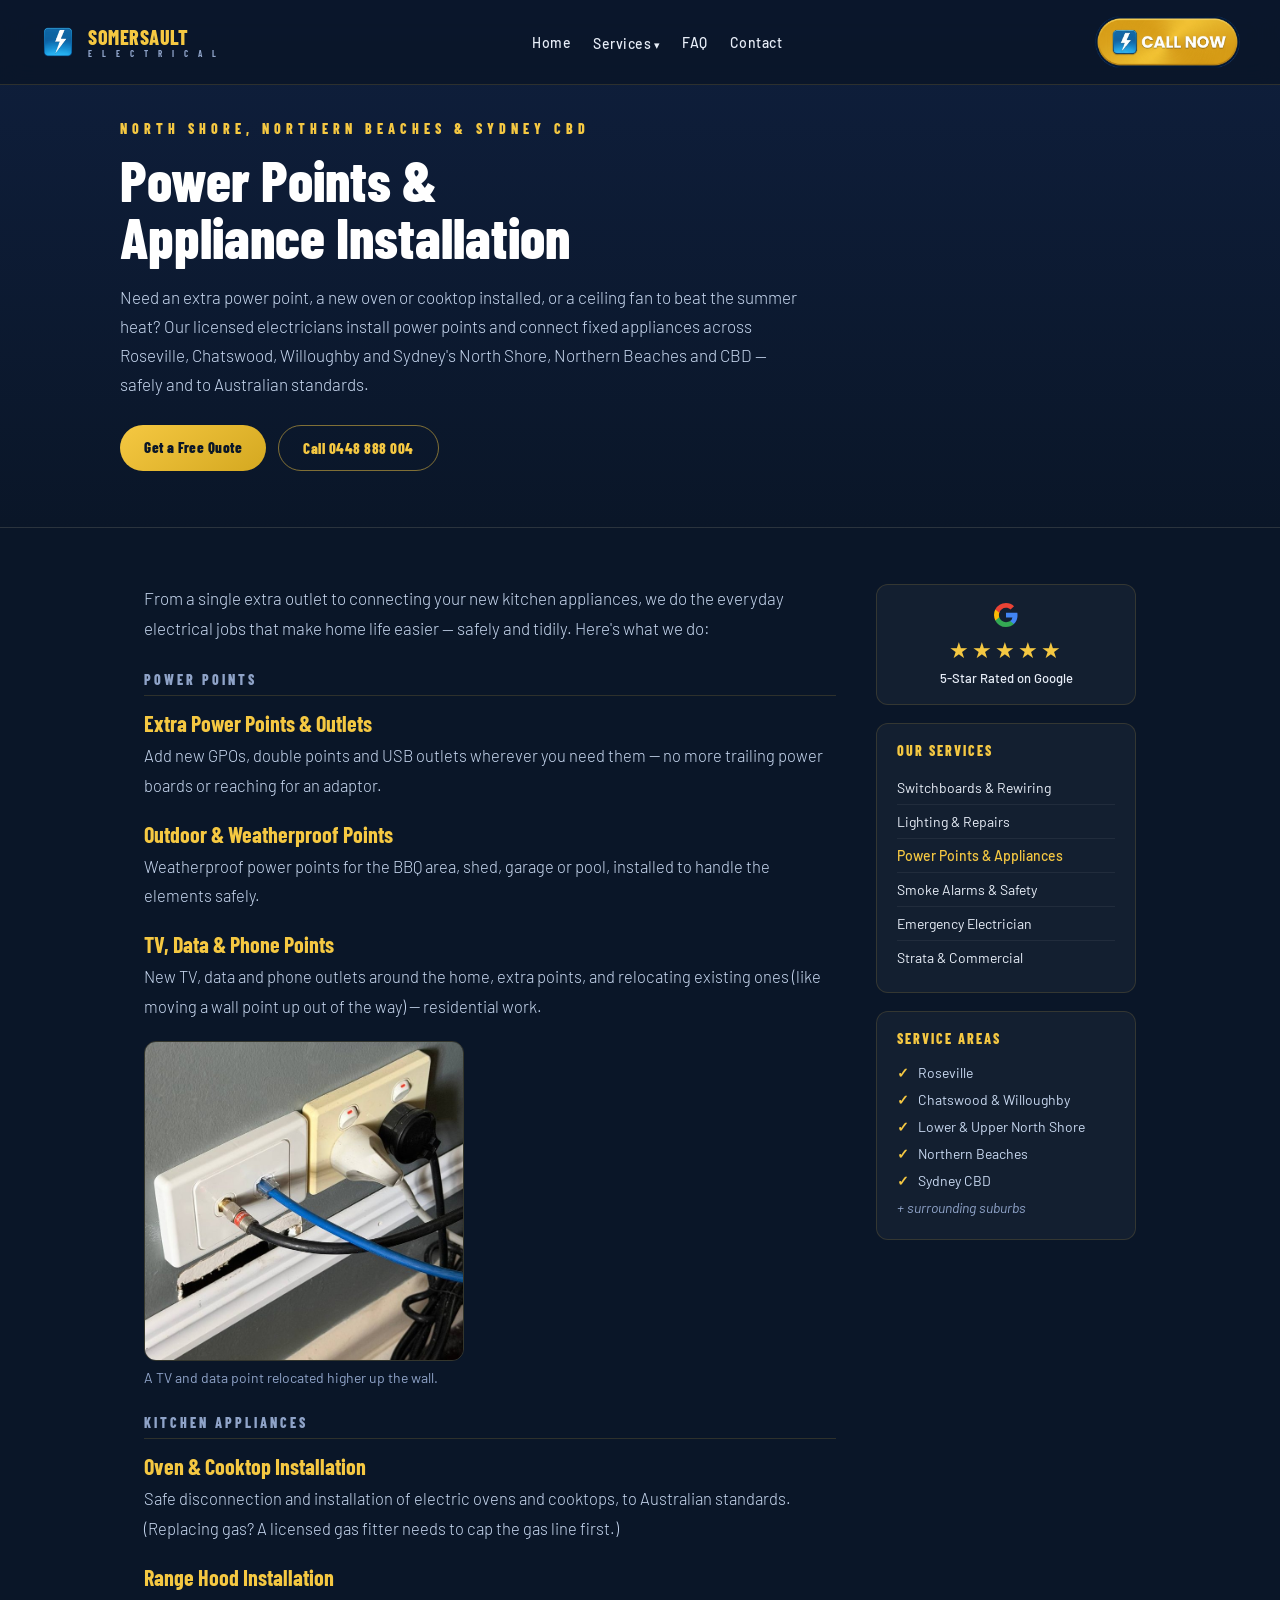
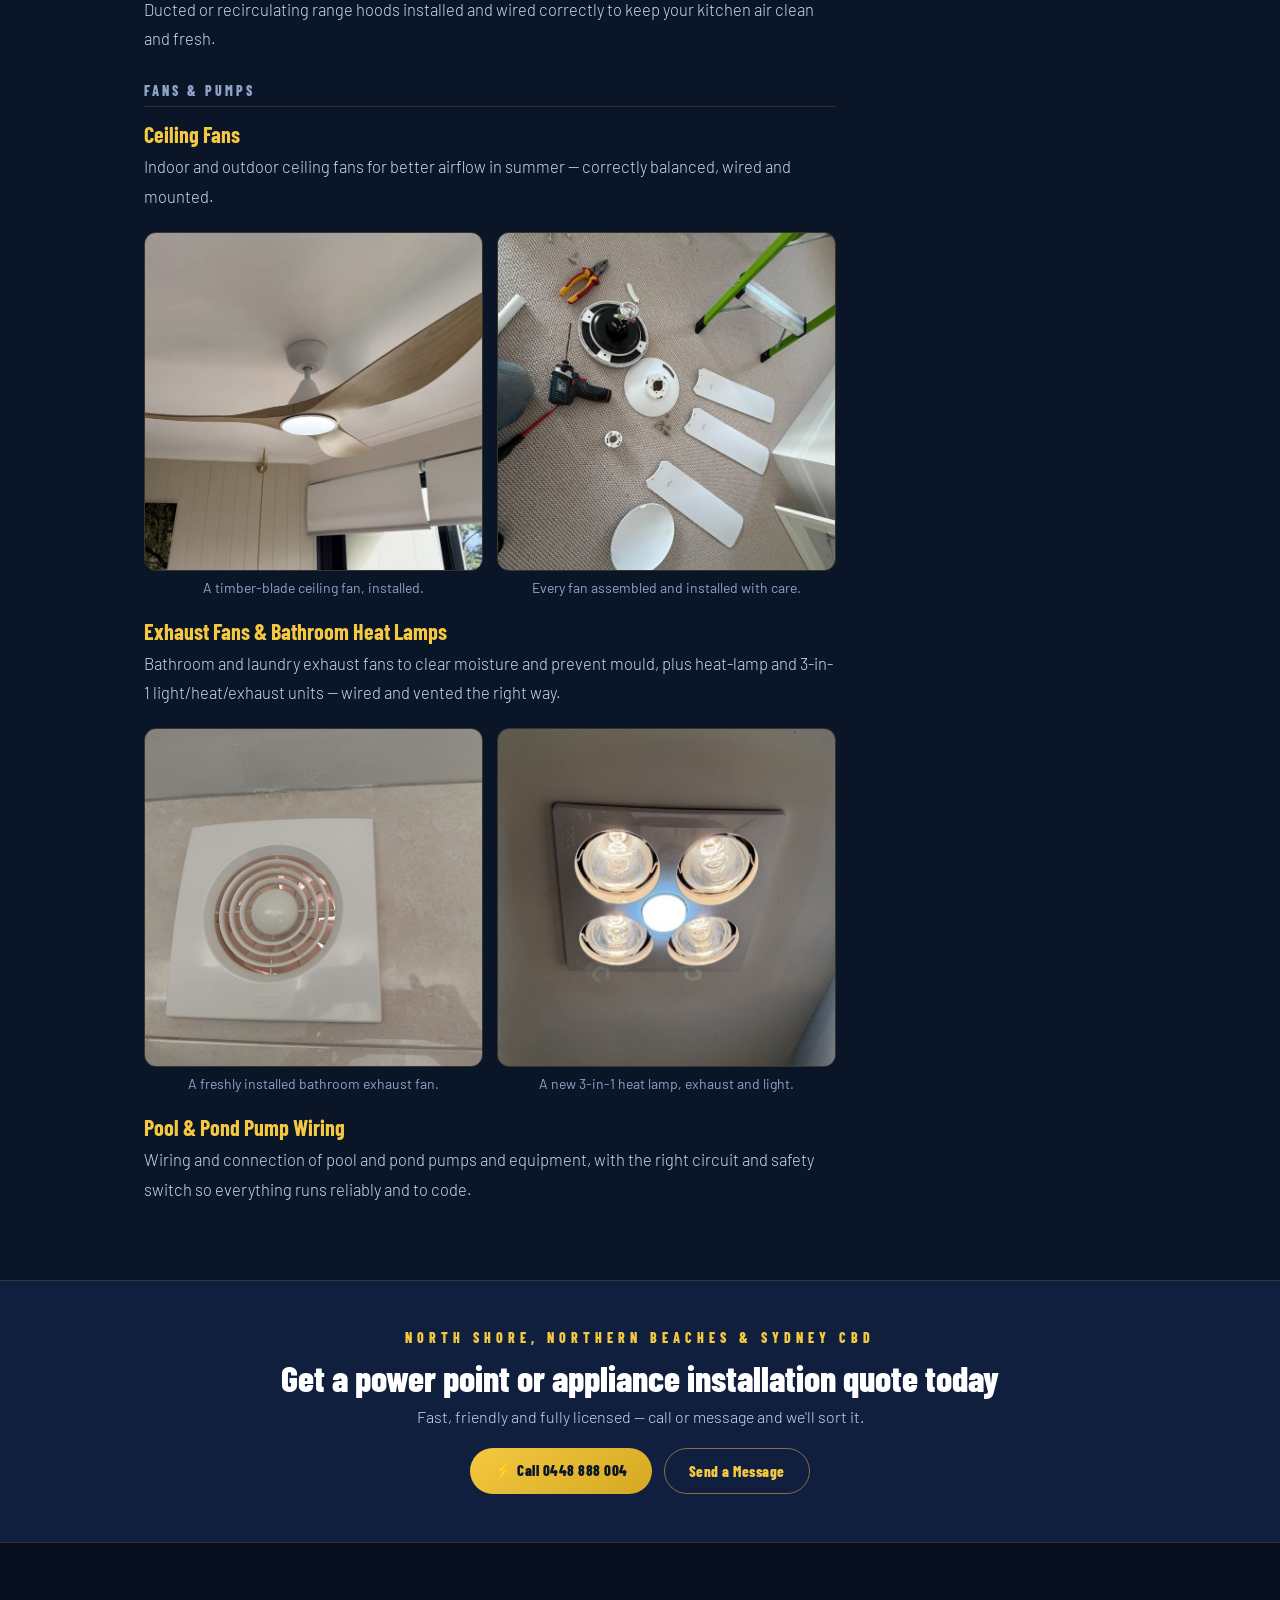
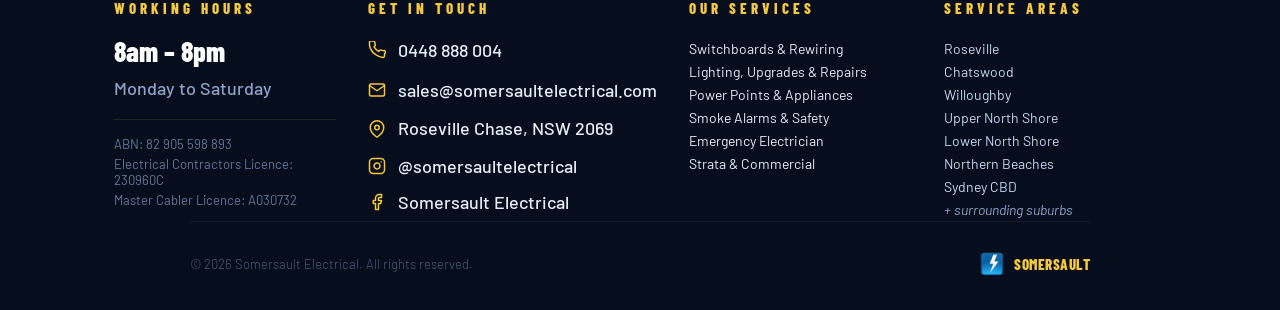
<file: power-points-appliances.html>
<!DOCTYPE html>
<html lang="en">
<head>
<meta charset="UTF-8">
<meta name="viewport" content="width=device-width, initial-scale=1.0">
<title>Power Points &amp; Appliance Installation | North Shore Electrician | Somersault Electrical</title>
<meta name="description" content="Licensed electrician for power points, oven &amp; cooktop installation, range hoods, ceiling &amp; exhaust fans and pool/pond pump wiring across Roseville, Chatswood, Willoughby and Sydney's North Shore. Call 0448 888 004.">
<link rel="canonical" href="https://somersaultelectrical.com/power-points-appliances.html">
<meta property="og:type" content="website">
<meta property="og:title" content="Power Points &amp; Appliance Installation | North Shore Electrician">
<meta property="og:description" content="Power points, ovens, cooktops, range hoods, fans and pool/pond pumps installed across Sydney's North Shore, Northern Beaches &amp; CBD.">
<meta property="og:url" content="https://somersaultelectrical.com/power-points-appliances.html">
<meta property="og:image" content="https://somersaultelectrical.com/assets/somersault-logo.png">
<meta name="twitter:card" content="summary">
<link href="https://fonts.googleapis.com/css2?family=Barlow+Condensed:wght@700;800;900&family=Barlow:ital,wght@0,300;0,400;0,500;0,600;1,300&display=swap" rel="stylesheet">
<link rel="stylesheet" href="assets/site.css">
<link rel="stylesheet" href="assets/service.css">
<script type="application/ld+json">
{
  "@context": "https://schema.org",
  "@type": "Service",
  "name": "Power Points & Appliance Installation",
  "serviceType": "Power point and fixed appliance installation",
  "description": "Licensed electrician for extra power points, outdoor weatherproof outlets, oven and cooktop installation, range hoods, ceiling and exhaust fans, and pool and pond pump wiring across Sydney's North Shore, Northern Beaches and CBD.",
  "url": "https://somersaultelectrical.com/power-points-appliances.html",
  "provider": {
    "@type": "Electrician",
    "name": "Somersault Electrical",
    "telephone": "+61448888004",
    "url": "https://somersaultelectrical.com",
    "image": "https://somersaultelectrical.com/assets/somersault-logo.png",
    "address": { "@type": "PostalAddress", "addressLocality": "Roseville Chase", "addressRegion": "NSW", "postalCode": "2069", "addressCountry": "AU" }
  },
  "areaServed": [
    { "@type": "Place", "name": "North Shore, Sydney NSW" },
    { "@type": "Place", "name": "Northern Beaches, NSW" },
    { "@type": "Place", "name": "Sydney CBD, NSW" },
    { "@type": "Place", "name": "Roseville, NSW" },
    { "@type": "Place", "name": "Chatswood, NSW" },
    { "@type": "Place", "name": "Willoughby, NSW" }
  ],
  "hasOfferCatalog": {
    "@type": "OfferCatalog",
    "name": "Power Point & Appliance Services",
    "itemListElement": [
      { "@type": "Offer", "itemOffered": { "@type": "Service", "name": "Extra power points and outlets" } },
      { "@type": "Offer", "itemOffered": { "@type": "Service", "name": "Outdoor and weatherproof power points" } },
      { "@type": "Offer", "itemOffered": { "@type": "Service", "name": "TV, data and phone points (residential)" } },
      { "@type": "Offer", "itemOffered": { "@type": "Service", "name": "Oven and cooktop installation" } },
      { "@type": "Offer", "itemOffered": { "@type": "Service", "name": "Range hood installation" } },
      { "@type": "Offer", "itemOffered": { "@type": "Service", "name": "Ceiling fan installation" } },
      { "@type": "Offer", "itemOffered": { "@type": "Service", "name": "Exhaust fans and bathroom heat lamps" } },
      { "@type": "Offer", "itemOffered": { "@type": "Service", "name": "Pool and pond pump wiring" } }
    ]
  }
}
</script>
</head>
<body>

<nav>
  <a href="index.html" class="nav-logo">
    <img src="assets/somersault-logo.png" alt="Somersault Electrical Logo" style="width:36px;height:36px;border-radius:9px;object-fit:cover;" />
    <div class="nav-brand">SOMERSAULT<span>E L E C T R I C A L</span></div>
  </a>
  <input type="checkbox" id="navtoggle" class="nav-toggle" aria-hidden="true">
  <label for="navtoggle" class="nav-burger" aria-label="Menu"><span></span><span></span><span></span></label>
  <div class="nav-menu">
    <a href="index.html">Home</a>
    <div class="nav-dropdown">
      <span class="nav-drop-toggle active" tabindex="0">Services</span>
      <div class="nav-drop-panel">
        <a href="switchboards-rewiring-fault-finding.html">Switchboards, Rewiring &amp; Fault Finding</a>
        <a href="lighting-installation-upgrades.html">Lighting Installation, Upgrades &amp; Repairs</a>
        <a href="power-points-appliances.html" class="active">Power Points &amp; Appliances</a>
        <a href="smoke-alarms-safety-checks.html">Smoke Alarms &amp; Safety Checks</a>
        <a href="emergency-electrician.html">Emergency / After-Hours Electrician</a>
        <a href="strata-commercial.html">Strata &amp; Commercial</a>
      </div>
    </div>
    <a href="index.html#faq">FAQ</a>
    <a href="contact.html">Contact</a>
  </div>
  <a href="tel:+610448888004" style="display:inline-block;line-height:0;"><img src="assets/call-now-button.png" alt="Call Now" class="nav-call-img" /></a>
</nav>

<section class="svc-hero">
  <div class="svc-hero-inner">
    <p class="svc-eyebrow">North Shore, Northern Beaches &amp; Sydney CBD</p>
    <h1 class="svc-h1">Power Points &amp;<br>Appliance Installation</h1>
    <p class="svc-lead">Need an extra power point, a new oven or cooktop installed, or a ceiling fan to beat the summer heat? Our licensed electricians install power points and connect fixed appliances across Roseville, Chatswood, Willoughby and Sydney's North Shore, Northern Beaches and CBD — safely and to Australian standards.</p>
    <div class="svc-btnrow">
      <a class="svc-btn gold" href="contact.html">Get a Free Quote</a>
      <a class="svc-btn ghost" href="tel:+610448888004">Call 0448 888 004</a>
    </div>
  </div>
</section>

<div class="svc-body">
  <div class="svc-main">
    <p class="svc-intro">From a single extra outlet to connecting your new kitchen appliances, we do the everyday electrical jobs that make home life easier — safely and tidily. Here's what we do:</p>

    <p class="svc-grouphd">Power Points</p>
    <div class="svc-block"><h3>Extra Power Points &amp; Outlets</h3><p>Add new GPOs, double points and USB outlets wherever you need them — no more trailing power boards or reaching for an adaptor.</p></div>
    <div class="svc-block"><h3>Outdoor &amp; Weatherproof Points</h3><p>Weatherproof power points for the BBQ area, shed, garage or pool, installed to handle the elements safely.</p></div>
    <div class="svc-block"><h3>TV, Data &amp; Phone Points</h3><p>New TV, data and phone outlets around the home, extra points, and relocating existing ones (like moving a wall point up out of the way) — residential work.</p></div>
    <figure class="svc-figure single">
      <img class="svc-photo" src="assets/photos/tv-data-point-north-shore.jpg" alt="TV and data point relocated and installed in a North Shore home" loading="lazy" width="750" height="1000">
      <figcaption>A TV and data point relocated higher up the wall.</figcaption>
    </figure>

    <p class="svc-grouphd">Kitchen Appliances</p>
    <div class="svc-block"><h3>Oven &amp; Cooktop Installation</h3><p>Safe disconnection and installation of electric ovens and cooktops, to Australian standards. (Replacing gas? A licensed gas fitter needs to cap the gas line first.)</p></div>
    <div class="svc-block"><h3>Range Hood Installation</h3><p>Ducted or recirculating range hoods installed and wired correctly to keep your kitchen air clean and fresh.</p></div>

    <p class="svc-grouphd">Fans &amp; Pumps</p>
    <div class="svc-block"><h3>Ceiling Fans</h3><p>Indoor and outdoor ceiling fans for better airflow in summer — correctly balanced, wired and mounted.</p></div>
    <div class="svc-photo-row">
      <figure class="svc-figure">
        <img class="svc-photo" src="assets/photos/ceiling-fan-installation-north-shore.jpg" alt="Timber-blade ceiling fan with light installed on the North Shore" loading="lazy" width="950" height="713">
        <figcaption>A timber-blade ceiling fan, installed.</figcaption>
      </figure>
      <figure class="svc-figure">
        <img class="svc-photo" src="assets/photos/ceiling-fan-assembly.jpg" alt="Ceiling fan parts laid out for assembly during installation" loading="lazy" width="712" height="950">
        <figcaption>Every fan assembled and installed with care.</figcaption>
      </figure>
    </div>
    <div class="svc-block"><h3>Exhaust Fans &amp; Bathroom Heat Lamps</h3><p>Bathroom and laundry exhaust fans to clear moisture and prevent mould, plus heat-lamp and 3-in-1 light/heat/exhaust units — wired and vented the right way.</p></div>
    <div class="svc-photo-row">
      <figure class="svc-figure">
        <img class="svc-photo" src="assets/photos/bathroom-exhaust-fan-installation-north-shore.jpg" alt="New bathroom exhaust fan installed on the North Shore" loading="lazy" width="1000" height="750">
        <figcaption>A freshly installed bathroom exhaust fan.</figcaption>
      </figure>
      <figure class="svc-figure">
        <img class="svc-photo" src="assets/photos/bathroom-heat-lamp-installation-north-shore.jpg" alt="New 3-in-1 bathroom heat lamp, exhaust and light installed" loading="lazy" width="682" height="1000">
        <figcaption>A new 3-in-1 heat lamp, exhaust and light.</figcaption>
      </figure>
    </div>
    <div class="svc-block"><h3>Pool &amp; Pond Pump Wiring</h3><p>Wiring and connection of pool and pond pumps and equipment, with the right circuit and safety switch so everything runs reliably and to code.</p></div>
  </div>

  <aside class="svc-aside">
    <a class="svc-card svc-rev" href="https://www.google.com/maps?cid=7047204582826603141" target="_blank" rel="noopener" style="display:block;text-decoration:none;"><svg class="g-icon" width="24" height="24" viewBox="0 0 18 18" aria-hidden="true"><path fill="#4285F4" d="M17.64 9.2c0-.637-.057-1.251-.164-1.84H9v3.481h4.844a4.14 4.14 0 01-1.796 2.716v2.259h2.908c1.702-1.567 2.684-3.874 2.684-6.615z"/><path fill="#34A853" d="M9 18c2.43 0 4.467-.806 5.956-2.18l-2.908-2.259c-.806.54-1.837.86-3.048.86-2.344 0-4.328-1.584-5.036-3.711H.957v2.332A8.997 8.997 0 009 18z"/><path fill="#FBBC05" d="M3.964 10.71A5.41 5.41 0 013.682 9c0-.593.102-1.17.282-1.71V4.958H.957A8.996 8.996 0 000 9c0 1.452.348 2.827.957 4.042l3.007-2.332z"/><path fill="#EA4335" d="M9 3.58c1.321 0 2.508.454 3.44 1.345l2.582-2.58C13.463.891 11.426 0 9 0A8.997 8.997 0 00.957 4.958L3.964 7.29C4.672 5.163 6.656 3.58 9 3.58z"/></svg><div class="svc-stars">★★★★★</div><div class="svc-rev-label">5-Star Rated on Google</div></a>
    <div class="svc-card">
      <h4>Our Services</h4>
      <div class="svc-slist">
        <a href="switchboards-rewiring-fault-finding.html">Switchboards &amp; Rewiring</a>
        <a href="lighting-installation-upgrades.html">Lighting &amp; Repairs</a>
        <a href="power-points-appliances.html" class="active">Power Points &amp; Appliances</a>
        <a href="smoke-alarms-safety-checks.html">Smoke Alarms &amp; Safety</a>
        <a href="emergency-electrician.html">Emergency Electrician</a>
        <a href="strata-commercial.html">Strata &amp; Commercial</a>
      </div>
    </div>
    <div class="svc-card">
      <h4>Service Areas</h4>
      <ul class="svc-arealist">
        <li><span class="tick">✓</span> Roseville</li>
        <li><span class="tick">✓</span> Chatswood &amp; Willoughby</li>
        <li><span class="tick">✓</span> Lower &amp; Upper North Shore</li>
        <li><span class="tick">✓</span> Northern Beaches</li>
        <li><span class="tick">✓</span> Sydney CBD</li>
        <li class="more">+ surrounding suburbs</li>
      </ul>
    </div>
  </aside>
</div>

<section class="svc-cta">
  <p class="svc-eyebrow">North Shore, Northern Beaches &amp; Sydney CBD</p>
  <h2>Get a power point or appliance installation quote today</h2>
  <p class="svc-cta-sub">Fast, friendly and fully licensed — call or message and we'll sort it.</p>
  <div class="svc-btnrow">
    <a class="svc-btn gold" href="tel:+610448888004">⚡ Call 0448 888 004</a>
    <a class="svc-btn ghost" href="contact.html">Send a Message</a>
  </div>
</section>

<footer id="contact">
  <div class="footer-grid4">
    <div>
      <p class="footer-col-title">Working Hours</p>
      <div class="hours-row"><div class="hours-time">8am &ndash; 8pm</div><div class="hours-days">Monday to Saturday</div></div>
      <div class="footer-licence"><span>ABN: 82 905 598 893</span><span>Electrical Contractors Licence: 230960C</span><span>Master Cabler Licence: A030732</span></div>
    </div>
    <div>
      <p class="footer-col-title">Get In Touch</p>
      <div class="contact-links">
        <a href="tel:+610448888004" class="contact-link"><svg viewBox="0 0 24 24" fill="none" stroke="currentColor" stroke-width="2" stroke-linecap="round" stroke-linejoin="round"><path d="M22 16.92v3a2 2 0 01-2.18 2 19.79 19.79 0 01-8.63-3.07A19.5 19.5 0 013.07 9.8 19.79 19.79 0 012 1.18 2 2 0 013.96 0h3a2 2 0 012 1.72 12.84 12.84 0 00.7 2.81 2 2 0 01-.45 2.11L8.09 7.91a16 16 0 006 6l1.27-1.27a2 2 0 012.11-.45 12.84 12.84 0 002.81.7A2 2 0 0122 16.92z"/></svg>0448 888 004</a>
        <a href="mailto:sales@somersaultelectrical.com" class="contact-link"><svg viewBox="0 0 24 24" fill="none" stroke="currentColor" stroke-width="2" stroke-linecap="round" stroke-linejoin="round"><path d="M4 4h16c1.1 0 2 .9 2 2v12c0 1.1-.9 2-2 2H4c-1.1 0-2-.9-2-2V6c0-1.1.9-2 2-2z"/><polyline points="22,6 12,13 2,6"/></svg>sales@somersaultelectrical.com</a>
        <a href="https://www.google.com/maps?cid=7047204582826603141" target="_blank" rel="noopener" class="contact-addr"><svg viewBox="0 0 24 24" fill="none" stroke="currentColor" stroke-width="2" stroke-linecap="round" stroke-linejoin="round"><path d="M21 10c0 7-9 13-9 13s-9-6-9-13a9 9 0 0118 0z"/><circle cx="12" cy="10" r="3"/></svg>Roseville Chase, NSW 2069</a>
        <div class="social-row">
          <a href="https://www.instagram.com/somersaultelectrical/" target="_blank" rel="noopener" class="contact-link" style="text-decoration:none;"><svg viewBox="0 0 24 24" fill="none" stroke="currentColor" stroke-width="2" stroke-linecap="round" stroke-linejoin="round" style="width:18px;height:18px;color:var(--gold);flex-shrink:0;"><rect x="2" y="2" width="20" height="20" rx="5" ry="5"/><path d="M16 11.37A4 4 0 1112.63 8 4 4 0 0116 11.37z"/><line x1="17.5" y1="6.5" x2="17.51" y2="6.5"/></svg>@somersaultelectrical</a>
          <a href="https://www.facebook.com/somersaultelectrical" target="_blank" rel="noopener" class="contact-link" style="text-decoration:none;"><svg viewBox="0 0 24 24" fill="none" stroke="currentColor" stroke-width="2" stroke-linecap="round" stroke-linejoin="round" style="width:18px;height:18px;color:var(--gold);flex-shrink:0;"><path d="M18 2h-3a5 5 0 0 0-5 5v3H7v4h3v8h4v-8h3l1-4h-4V7a1 1 0 0 1 1-1h3z"/></svg>Somersault Electrical</a>
        </div>
      </div>
    </div>
    <div>
      <p class="footer-col-title">Our Services</p>
      <div class="footer-slinks">
        <a href="switchboards-rewiring-fault-finding.html">Switchboards &amp; Rewiring</a>
        <a href="lighting-installation-upgrades.html">Lighting, Upgrades &amp; Repairs</a>
        <a href="power-points-appliances.html">Power Points &amp; Appliances</a>
        <a href="smoke-alarms-safety-checks.html">Smoke Alarms &amp; Safety</a>
        <a href="emergency-electrician.html">Emergency Electrician</a>
        <a href="strata-commercial.html">Strata &amp; Commercial</a>
      </div>
    </div>
    <div>
      <p class="footer-col-title">Service Areas</p>
      <ul class="footer-areas">
        <li>Roseville</li><li>Chatswood</li><li>Willoughby</li><li>Upper North Shore</li><li>Lower North Shore</li><li>Northern Beaches</li><li>Sydney CBD</li><li class="more">+ surrounding suburbs</li>
      </ul>
    </div>
  </div>
  <div class="footer-bottom">
    <span class="footer-copy">&copy; 2026 Somersault Electrical. All rights reserved.</span>
    <a href="index.html" class="footer-logo-small"><img src="assets/somersault-logo.png" alt="Logo" style="width:28px;height:28px;border-radius:7px;object-fit:cover;" /><span>SOMERSAULT</span></a>
  </div>
</footer>

</body>
</html>
</file>
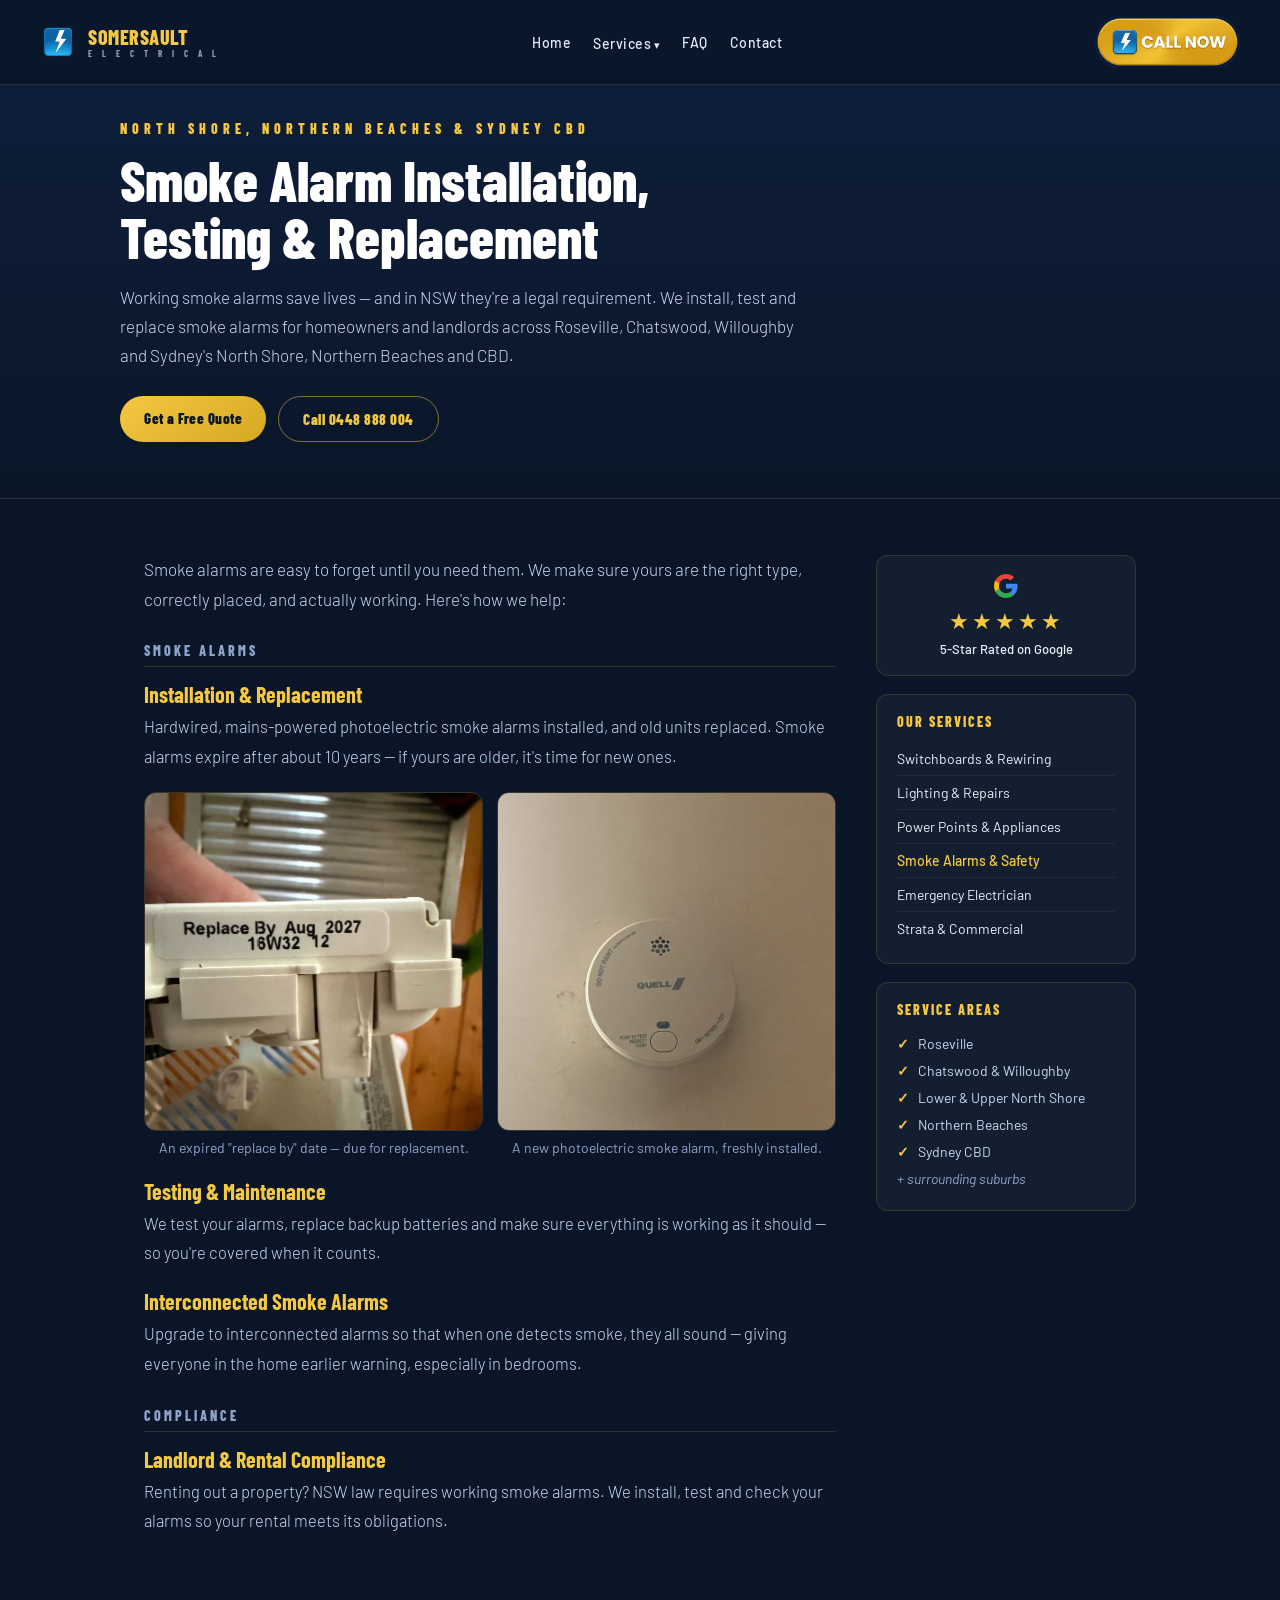
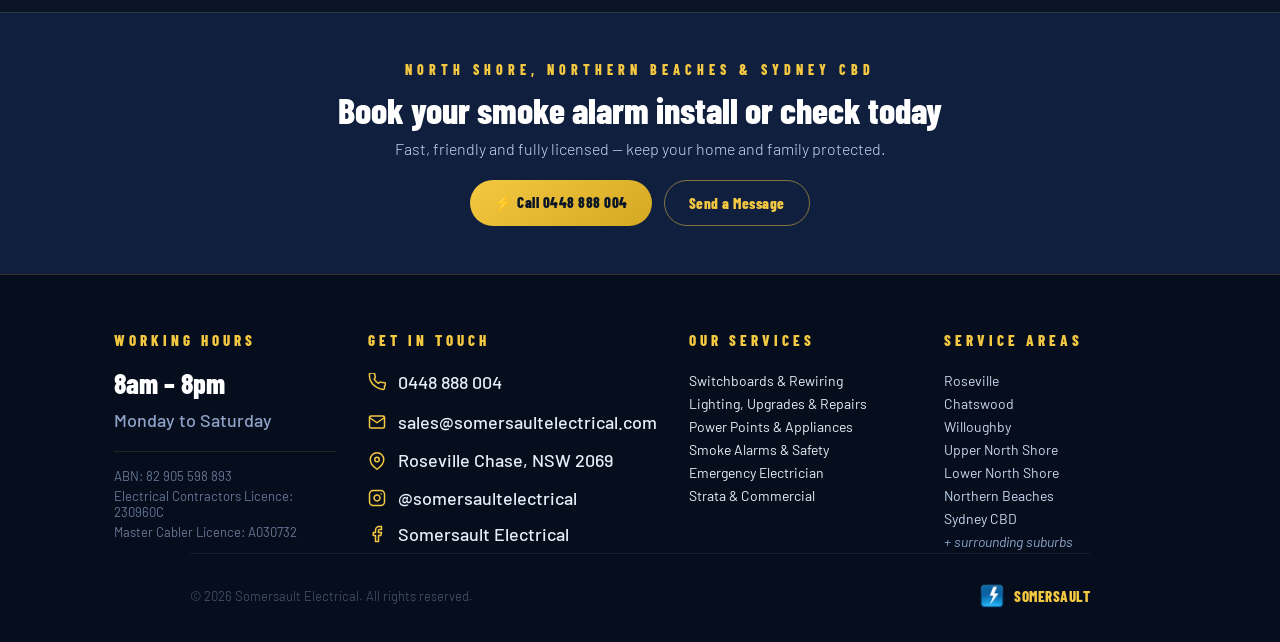
<file: smoke-alarms-safety-checks.html>
<!DOCTYPE html>
<html lang="en">
<head>
<meta charset="UTF-8">
<meta name="viewport" content="width=device-width, initial-scale=1.0">
<title>Smoke Alarm Installation, Testing &amp; Replacement | North Shore Electrician | Somersault Electrical</title>
<meta name="description" content="Licensed electrician for smoke alarm installation, testing, replacement, interconnected alarms and landlord/rental compliance across Roseville, Chatswood, Willoughby and Sydney's North Shore. Call 0448 888 004.">
<link rel="canonical" href="https://somersaultelectrical.com/smoke-alarms-safety-checks.html">
<meta property="og:type" content="website">
<meta property="og:title" content="Smoke Alarm Installation, Testing &amp; Replacement | North Shore Electrician">
<meta property="og:description" content="Smoke alarm installation, testing, replacement, interconnected alarms and rental compliance across Sydney's North Shore, Northern Beaches &amp; CBD.">
<meta property="og:url" content="https://somersaultelectrical.com/smoke-alarms-safety-checks.html">
<meta property="og:image" content="https://somersaultelectrical.com/assets/somersault-logo.png">
<meta name="twitter:card" content="summary">
<link href="https://fonts.googleapis.com/css2?family=Barlow+Condensed:wght@700;800;900&family=Barlow:ital,wght@0,300;0,400;0,500;0,600;1,300&display=swap" rel="stylesheet">
<link rel="stylesheet" href="assets/site.css">
<link rel="stylesheet" href="assets/service.css">
<script type="application/ld+json">
{
  "@context": "https://schema.org",
  "@type": "Service",
  "name": "Smoke Alarm Installation, Testing & Replacement",
  "serviceType": "Smoke alarm installation, testing, replacement and compliance",
  "description": "Licensed electrician for hardwired smoke alarm installation, testing and maintenance, replacement of expired alarms, interconnected smoke alarms and landlord/rental compliance across Sydney's North Shore, Northern Beaches and CBD.",
  "url": "https://somersaultelectrical.com/smoke-alarms-safety-checks.html",
  "provider": {
    "@type": "Electrician",
    "name": "Somersault Electrical",
    "telephone": "+61448888004",
    "url": "https://somersaultelectrical.com",
    "image": "https://somersaultelectrical.com/assets/somersault-logo.png",
    "address": { "@type": "PostalAddress", "addressLocality": "Roseville Chase", "addressRegion": "NSW", "postalCode": "2069", "addressCountry": "AU" }
  },
  "areaServed": [
    { "@type": "Place", "name": "North Shore, Sydney NSW" },
    { "@type": "Place", "name": "Northern Beaches, NSW" },
    { "@type": "Place", "name": "Sydney CBD, NSW" },
    { "@type": "Place", "name": "Roseville, NSW" },
    { "@type": "Place", "name": "Chatswood, NSW" },
    { "@type": "Place", "name": "Willoughby, NSW" }
  ],
  "hasOfferCatalog": {
    "@type": "OfferCatalog",
    "name": "Smoke Alarm Services",
    "itemListElement": [
      { "@type": "Offer", "itemOffered": { "@type": "Service", "name": "Smoke alarm installation and replacement" } },
      { "@type": "Offer", "itemOffered": { "@type": "Service", "name": "Smoke alarm testing and maintenance" } },
      { "@type": "Offer", "itemOffered": { "@type": "Service", "name": "Interconnected smoke alarms" } },
      { "@type": "Offer", "itemOffered": { "@type": "Service", "name": "Landlord and rental smoke alarm compliance" } }
    ]
  }
}
</script>
</head>
<body>

<nav>
  <a href="index.html" class="nav-logo">
    <img src="assets/somersault-logo.png" alt="Somersault Electrical Logo" style="width:36px;height:36px;border-radius:9px;object-fit:cover;" />
    <div class="nav-brand">SOMERSAULT<span>E L E C T R I C A L</span></div>
  </a>
  <input type="checkbox" id="navtoggle" class="nav-toggle" aria-hidden="true">
  <label for="navtoggle" class="nav-burger" aria-label="Menu"><span></span><span></span><span></span></label>
  <div class="nav-menu">
    <a href="index.html">Home</a>
    <div class="nav-dropdown">
      <span class="nav-drop-toggle active" tabindex="0">Services</span>
      <div class="nav-drop-panel">
        <a href="switchboards-rewiring-fault-finding.html">Switchboards, Rewiring &amp; Fault Finding</a>
        <a href="lighting-installation-upgrades.html">Lighting Installation, Upgrades &amp; Repairs</a>
        <a href="power-points-appliances.html">Power Points &amp; Appliances</a>
        <a href="smoke-alarms-safety-checks.html" class="active">Smoke Alarms &amp; Safety Checks</a>
        <a href="emergency-electrician.html">Emergency / After-Hours Electrician</a>
        <a href="strata-commercial.html">Strata &amp; Commercial</a>
      </div>
    </div>
    <a href="index.html#faq">FAQ</a>
    <a href="contact.html">Contact</a>
  </div>
  <a href="tel:+610448888004" style="display:inline-block;line-height:0;"><img src="assets/call-now-button.png" alt="Call Now" class="nav-call-img" /></a>
</nav>

<section class="svc-hero">
  <div class="svc-hero-inner">
    <p class="svc-eyebrow">North Shore, Northern Beaches &amp; Sydney CBD</p>
    <h1 class="svc-h1">Smoke Alarm Installation,<br>Testing &amp; Replacement</h1>
    <p class="svc-lead">Working smoke alarms save lives — and in NSW they're a legal requirement. We install, test and replace smoke alarms for homeowners and landlords across Roseville, Chatswood, Willoughby and Sydney's North Shore, Northern Beaches and CBD.</p>
    <div class="svc-btnrow">
      <a class="svc-btn gold" href="contact.html">Get a Free Quote</a>
      <a class="svc-btn ghost" href="tel:+610448888004">Call 0448 888 004</a>
    </div>
  </div>
</section>

<div class="svc-body">
  <div class="svc-main">
    <p class="svc-intro">Smoke alarms are easy to forget until you need them. We make sure yours are the right type, correctly placed, and actually working. Here's how we help:</p>

    <p class="svc-grouphd">Smoke Alarms</p>
    <div class="svc-block"><h3>Installation &amp; Replacement</h3><p>Hardwired, mains-powered photoelectric smoke alarms installed, and old units replaced. Smoke alarms expire after about 10 years — if yours are older, it's time for new ones.</p></div>
    <div class="svc-photo-row">
      <figure class="svc-figure">
        <img class="svc-photo" src="assets/photos/expired-smoke-alarm-replacement.jpg" alt="Old smoke alarm with an expired replace-by date" loading="lazy" width="750" height="1000" style="object-position: top center;">
        <figcaption>An expired "replace by" date — due for replacement.</figcaption>
      </figure>
      <figure class="svc-figure">
        <img class="svc-photo" src="assets/photos/new-smoke-alarm-installation-north-shore.jpg" alt="New photoelectric smoke alarm installed on the North Shore" loading="lazy" width="749" height="1000">
        <figcaption>A new photoelectric smoke alarm, freshly installed.</figcaption>
      </figure>
    </div>
    <div class="svc-block"><h3>Testing &amp; Maintenance</h3><p>We test your alarms, replace backup batteries and make sure everything is working as it should — so you're covered when it counts.</p></div>
    <div class="svc-block"><h3>Interconnected Smoke Alarms</h3><p>Upgrade to interconnected alarms so that when one detects smoke, they all sound — giving everyone in the home earlier warning, especially in bedrooms.</p></div>

    <p class="svc-grouphd">Compliance</p>
    <div class="svc-block"><h3>Landlord &amp; Rental Compliance</h3><p>Renting out a property? NSW law requires working smoke alarms. We install, test and check your alarms so your rental meets its obligations.</p></div>
  </div>

  <aside class="svc-aside">
    <a class="svc-card svc-rev" href="https://www.google.com/maps?cid=7047204582826603141" target="_blank" rel="noopener" style="display:block;text-decoration:none;"><svg class="g-icon" width="24" height="24" viewBox="0 0 18 18" aria-hidden="true"><path fill="#4285F4" d="M17.64 9.2c0-.637-.057-1.251-.164-1.84H9v3.481h4.844a4.14 4.14 0 01-1.796 2.716v2.259h2.908c1.702-1.567 2.684-3.874 2.684-6.615z"/><path fill="#34A853" d="M9 18c2.43 0 4.467-.806 5.956-2.18l-2.908-2.259c-.806.54-1.837.86-3.048.86-2.344 0-4.328-1.584-5.036-3.711H.957v2.332A8.997 8.997 0 009 18z"/><path fill="#FBBC05" d="M3.964 10.71A5.41 5.41 0 013.682 9c0-.593.102-1.17.282-1.71V4.958H.957A8.996 8.996 0 000 9c0 1.452.348 2.827.957 4.042l3.007-2.332z"/><path fill="#EA4335" d="M9 3.58c1.321 0 2.508.454 3.44 1.345l2.582-2.58C13.463.891 11.426 0 9 0A8.997 8.997 0 00.957 4.958L3.964 7.29C4.672 5.163 6.656 3.58 9 3.58z"/></svg><div class="svc-stars">★★★★★</div><div class="svc-rev-label">5-Star Rated on Google</div></a>
    <div class="svc-card">
      <h4>Our Services</h4>
      <div class="svc-slist">
        <a href="switchboards-rewiring-fault-finding.html">Switchboards &amp; Rewiring</a>
        <a href="lighting-installation-upgrades.html">Lighting &amp; Repairs</a>
        <a href="power-points-appliances.html">Power Points &amp; Appliances</a>
        <a href="smoke-alarms-safety-checks.html" class="active">Smoke Alarms &amp; Safety</a>
        <a href="emergency-electrician.html">Emergency Electrician</a>
        <a href="strata-commercial.html">Strata &amp; Commercial</a>
      </div>
    </div>
    <div class="svc-card">
      <h4>Service Areas</h4>
      <ul class="svc-arealist">
        <li><span class="tick">✓</span> Roseville</li>
        <li><span class="tick">✓</span> Chatswood &amp; Willoughby</li>
        <li><span class="tick">✓</span> Lower &amp; Upper North Shore</li>
        <li><span class="tick">✓</span> Northern Beaches</li>
        <li><span class="tick">✓</span> Sydney CBD</li>
        <li class="more">+ surrounding suburbs</li>
      </ul>
    </div>
  </aside>
</div>

<section class="svc-cta">
  <p class="svc-eyebrow">North Shore, Northern Beaches &amp; Sydney CBD</p>
  <h2>Book your smoke alarm install or check today</h2>
  <p class="svc-cta-sub">Fast, friendly and fully licensed — keep your home and family protected.</p>
  <div class="svc-btnrow">
    <a class="svc-btn gold" href="tel:+610448888004">⚡ Call 0448 888 004</a>
    <a class="svc-btn ghost" href="contact.html">Send a Message</a>
  </div>
</section>

<footer id="contact">
  <div class="footer-grid4">
    <div>
      <p class="footer-col-title">Working Hours</p>
      <div class="hours-row"><div class="hours-time">8am &ndash; 8pm</div><div class="hours-days">Monday to Saturday</div></div>
      <div class="footer-licence"><span>ABN: 82 905 598 893</span><span>Electrical Contractors Licence: 230960C</span><span>Master Cabler Licence: A030732</span></div>
    </div>
    <div>
      <p class="footer-col-title">Get In Touch</p>
      <div class="contact-links">
        <a href="tel:+610448888004" class="contact-link"><svg viewBox="0 0 24 24" fill="none" stroke="currentColor" stroke-width="2" stroke-linecap="round" stroke-linejoin="round"><path d="M22 16.92v3a2 2 0 01-2.18 2 19.79 19.79 0 01-8.63-3.07A19.5 19.5 0 013.07 9.8 19.79 19.79 0 012 1.18 2 2 0 013.96 0h3a2 2 0 012 1.72 12.84 12.84 0 00.7 2.81 2 2 0 01-.45 2.11L8.09 7.91a16 16 0 006 6l1.27-1.27a2 2 0 012.11-.45 12.84 12.84 0 002.81.7A2 2 0 0122 16.92z"/></svg>0448 888 004</a>
        <a href="mailto:sales@somersaultelectrical.com" class="contact-link"><svg viewBox="0 0 24 24" fill="none" stroke="currentColor" stroke-width="2" stroke-linecap="round" stroke-linejoin="round"><path d="M4 4h16c1.1 0 2 .9 2 2v12c0 1.1-.9 2-2 2H4c-1.1 0-2-.9-2-2V6c0-1.1.9-2 2-2z"/><polyline points="22,6 12,13 2,6"/></svg>sales@somersaultelectrical.com</a>
        <a href="https://www.google.com/maps?cid=7047204582826603141" target="_blank" rel="noopener" class="contact-addr"><svg viewBox="0 0 24 24" fill="none" stroke="currentColor" stroke-width="2" stroke-linecap="round" stroke-linejoin="round"><path d="M21 10c0 7-9 13-9 13s-9-6-9-13a9 9 0 0118 0z"/><circle cx="12" cy="10" r="3"/></svg>Roseville Chase, NSW 2069</a>
        <div class="social-row">
          <a href="https://www.instagram.com/somersaultelectrical/" target="_blank" rel="noopener" class="contact-link" style="text-decoration:none;"><svg viewBox="0 0 24 24" fill="none" stroke="currentColor" stroke-width="2" stroke-linecap="round" stroke-linejoin="round" style="width:18px;height:18px;color:var(--gold);flex-shrink:0;"><rect x="2" y="2" width="20" height="20" rx="5" ry="5"/><path d="M16 11.37A4 4 0 1112.63 8 4 4 0 0116 11.37z"/><line x1="17.5" y1="6.5" x2="17.51" y2="6.5"/></svg>@somersaultelectrical</a>
          <a href="https://www.facebook.com/somersaultelectrical" target="_blank" rel="noopener" class="contact-link" style="text-decoration:none;"><svg viewBox="0 0 24 24" fill="none" stroke="currentColor" stroke-width="2" stroke-linecap="round" stroke-linejoin="round" style="width:18px;height:18px;color:var(--gold);flex-shrink:0;"><path d="M18 2h-3a5 5 0 0 0-5 5v3H7v4h3v8h4v-8h3l1-4h-4V7a1 1 0 0 1 1-1h3z"/></svg>Somersault Electrical</a>
        </div>
      </div>
    </div>
    <div>
      <p class="footer-col-title">Our Services</p>
      <div class="footer-slinks">
        <a href="switchboards-rewiring-fault-finding.html">Switchboards &amp; Rewiring</a>
        <a href="lighting-installation-upgrades.html">Lighting, Upgrades &amp; Repairs</a>
        <a href="power-points-appliances.html">Power Points &amp; Appliances</a>
        <a href="smoke-alarms-safety-checks.html">Smoke Alarms &amp; Safety</a>
        <a href="emergency-electrician.html">Emergency Electrician</a>
        <a href="strata-commercial.html">Strata &amp; Commercial</a>
      </div>
    </div>
    <div>
      <p class="footer-col-title">Service Areas</p>
      <ul class="footer-areas">
        <li>Roseville</li><li>Chatswood</li><li>Willoughby</li><li>Upper North Shore</li><li>Lower North Shore</li><li>Northern Beaches</li><li>Sydney CBD</li><li class="more">+ surrounding suburbs</li>
      </ul>
    </div>
  </div>
  <div class="footer-bottom">
    <span class="footer-copy">&copy; 2026 Somersault Electrical. All rights reserved.</span>
    <a href="index.html" class="footer-logo-small"><img src="assets/somersault-logo.png" alt="Logo" style="width:28px;height:28px;border-radius:7px;object-fit:cover;" /><span>SOMERSAULT</span></a>
  </div>
</footer>

</body>
</html>
</file>
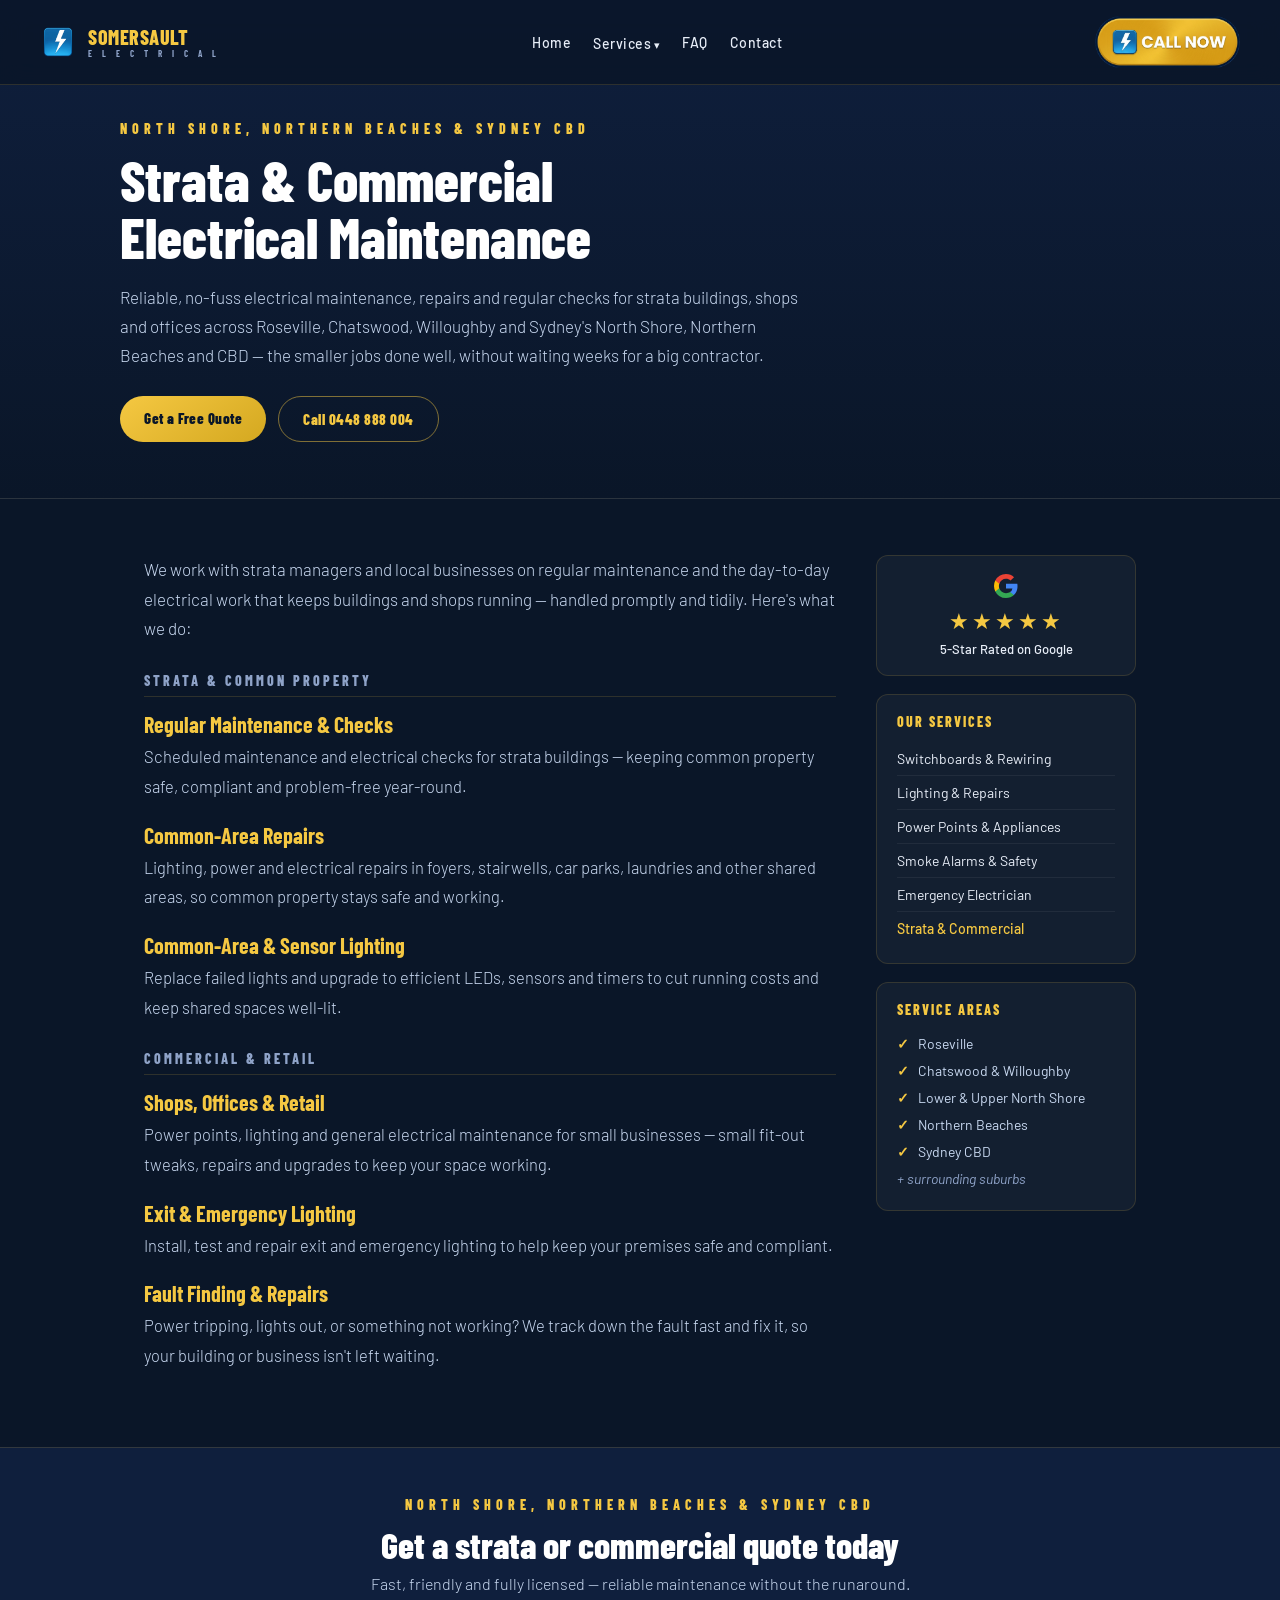
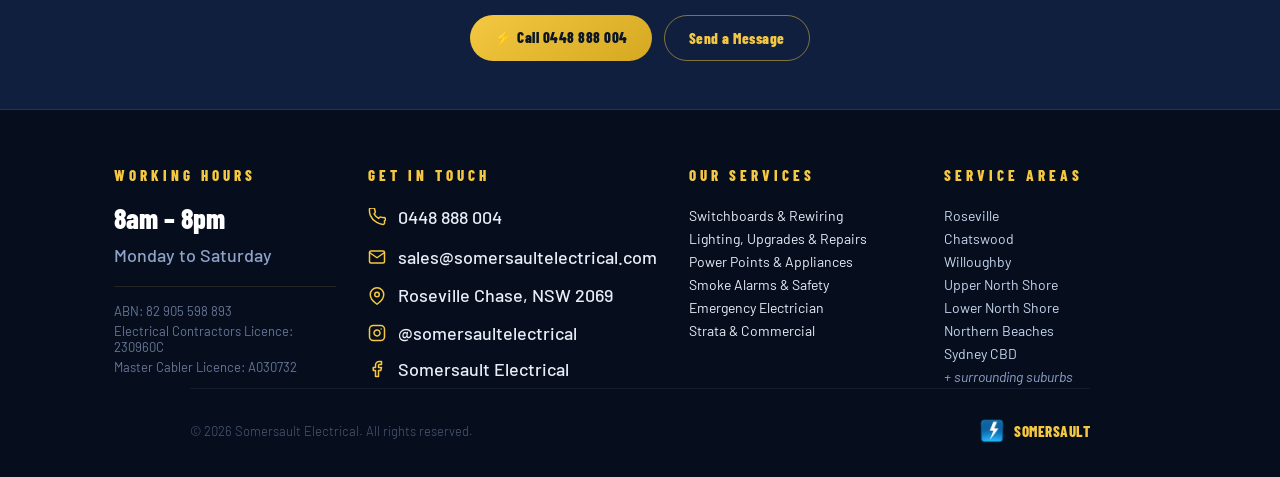
<file: strata-commercial.html>
<!DOCTYPE html>
<html lang="en">
<head>
<meta charset="UTF-8">
<meta name="viewport" content="width=device-width, initial-scale=1.0">
<title>Strata &amp; Commercial Electrical Maintenance | North Shore Electrician | Somersault Electrical</title>
<meta name="description" content="Reliable strata and commercial electrical maintenance, repairs and regular checks for buildings, shops and offices across Roseville, Chatswood, Willoughby and Sydney's North Shore. Call 0448 888 004.">
<link rel="canonical" href="https://somersaultelectrical.com/strata-commercial.html">
<meta property="og:type" content="website">
<meta property="og:title" content="Strata &amp; Commercial Electrical Maintenance | North Shore Electrician">
<meta property="og:description" content="Strata and commercial electrical maintenance, repairs and regular checks across Sydney's North Shore, Northern Beaches &amp; CBD. Call 0448 888 004.">
<meta property="og:url" content="https://somersaultelectrical.com/strata-commercial.html">
<meta property="og:image" content="https://somersaultelectrical.com/assets/somersault-logo.png">
<meta name="twitter:card" content="summary">
<link href="https://fonts.googleapis.com/css2?family=Barlow+Condensed:wght@700;800;900&family=Barlow:ital,wght@0,300;0,400;0,500;0,600;1,300&display=swap" rel="stylesheet">
<link rel="stylesheet" href="assets/site.css">
<link rel="stylesheet" href="assets/service.css">
<script type="application/ld+json">
{
  "@context": "https://schema.org",
  "@type": "Service",
  "name": "Strata & Commercial Electrical Maintenance",
  "serviceType": "Strata and commercial electrical maintenance and repairs",
  "description": "Regular electrical maintenance, checks and repairs for strata buildings, shops and offices — common-area lighting and power, exit and emergency lighting, and fault finding across Sydney's North Shore, Northern Beaches and CBD.",
  "url": "https://somersaultelectrical.com/strata-commercial.html",
  "provider": {
    "@type": "Electrician",
    "name": "Somersault Electrical",
    "telephone": "+61448888004",
    "url": "https://somersaultelectrical.com",
    "image": "https://somersaultelectrical.com/assets/somersault-logo.png",
    "address": { "@type": "PostalAddress", "addressLocality": "Roseville Chase", "addressRegion": "NSW", "postalCode": "2069", "addressCountry": "AU" }
  },
  "areaServed": [
    { "@type": "Place", "name": "North Shore, Sydney NSW" },
    { "@type": "Place", "name": "Northern Beaches, NSW" },
    { "@type": "Place", "name": "Sydney CBD, NSW" },
    { "@type": "Place", "name": "Roseville, NSW" },
    { "@type": "Place", "name": "Chatswood, NSW" },
    { "@type": "Place", "name": "Willoughby, NSW" }
  ],
  "hasOfferCatalog": {
    "@type": "OfferCatalog",
    "name": "Strata & Commercial Services",
    "itemListElement": [
      { "@type": "Offer", "itemOffered": { "@type": "Service", "name": "Strata common-area electrical maintenance and repairs" } },
      { "@type": "Offer", "itemOffered": { "@type": "Service", "name": "Common-area and sensor lighting" } },
      { "@type": "Offer", "itemOffered": { "@type": "Service", "name": "Shop, office and retail electrical maintenance" } },
      { "@type": "Offer", "itemOffered": { "@type": "Service", "name": "Exit and emergency lighting" } },
      { "@type": "Offer", "itemOffered": { "@type": "Service", "name": "Commercial fault finding and repairs" } }
    ]
  }
}
</script>
</head>
<body>

<nav>
  <a href="index.html" class="nav-logo">
    <img src="assets/somersault-logo.png" alt="Somersault Electrical Logo" style="width:36px;height:36px;border-radius:9px;object-fit:cover;" />
    <div class="nav-brand">SOMERSAULT<span>E L E C T R I C A L</span></div>
  </a>
  <input type="checkbox" id="navtoggle" class="nav-toggle" aria-hidden="true">
  <label for="navtoggle" class="nav-burger" aria-label="Menu"><span></span><span></span><span></span></label>
  <div class="nav-menu">
    <a href="index.html">Home</a>
    <div class="nav-dropdown">
      <span class="nav-drop-toggle active" tabindex="0">Services</span>
      <div class="nav-drop-panel">
        <a href="switchboards-rewiring-fault-finding.html">Switchboards, Rewiring &amp; Fault Finding</a>
        <a href="lighting-installation-upgrades.html">Lighting Installation, Upgrades &amp; Repairs</a>
        <a href="power-points-appliances.html">Power Points &amp; Appliances</a>
        <a href="smoke-alarms-safety-checks.html">Smoke Alarms &amp; Safety Checks</a>
        <a href="emergency-electrician.html">Emergency / After-Hours Electrician</a>
        <a href="strata-commercial.html" class="active">Strata &amp; Commercial</a>
      </div>
    </div>
    <a href="index.html#faq">FAQ</a>
    <a href="contact.html">Contact</a>
  </div>
  <a href="tel:+610448888004" style="display:inline-block;line-height:0;"><img src="assets/call-now-button.png" alt="Call Now" class="nav-call-img" /></a>
</nav>

<section class="svc-hero">
  <div class="svc-hero-inner">
    <p class="svc-eyebrow">North Shore, Northern Beaches &amp; Sydney CBD</p>
    <h1 class="svc-h1">Strata &amp; Commercial<br>Electrical Maintenance</h1>
    <p class="svc-lead">Reliable, no-fuss electrical maintenance, repairs and regular checks for strata buildings, shops and offices across Roseville, Chatswood, Willoughby and Sydney's North Shore, Northern Beaches and CBD — the smaller jobs done well, without waiting weeks for a big contractor.</p>
    <div class="svc-btnrow">
      <a class="svc-btn gold" href="contact.html">Get a Free Quote</a>
      <a class="svc-btn ghost" href="tel:+610448888004">Call 0448 888 004</a>
    </div>
  </div>
</section>

<div class="svc-body">
  <div class="svc-main">
    <p class="svc-intro">We work with strata managers and local businesses on regular maintenance and the day-to-day electrical work that keeps buildings and shops running — handled promptly and tidily. Here's what we do:</p>

    <p class="svc-grouphd">Strata &amp; Common Property</p>
    <div class="svc-block"><h3>Regular Maintenance &amp; Checks</h3><p>Scheduled maintenance and electrical checks for strata buildings — keeping common property safe, compliant and problem-free year-round.</p></div>
    <div class="svc-block"><h3>Common-Area Repairs</h3><p>Lighting, power and electrical repairs in foyers, stairwells, car parks, laundries and other shared areas, so common property stays safe and working.</p></div>
    <div class="svc-block"><h3>Common-Area &amp; Sensor Lighting</h3><p>Replace failed lights and upgrade to efficient LEDs, sensors and timers to cut running costs and keep shared spaces well-lit.</p></div>

    <p class="svc-grouphd">Commercial &amp; Retail</p>
    <div class="svc-block"><h3>Shops, Offices &amp; Retail</h3><p>Power points, lighting and general electrical maintenance for small businesses — small fit-out tweaks, repairs and upgrades to keep your space working.</p></div>
    <div class="svc-block"><h3>Exit &amp; Emergency Lighting</h3><p>Install, test and repair exit and emergency lighting to help keep your premises safe and compliant.</p></div>
    <div class="svc-block"><h3>Fault Finding &amp; Repairs</h3><p>Power tripping, lights out, or something not working? We track down the fault fast and fix it, so your building or business isn't left waiting.</p></div>
  </div>

  <aside class="svc-aside">
    <a class="svc-card svc-rev" href="https://www.google.com/maps?cid=7047204582826603141" target="_blank" rel="noopener" style="display:block;text-decoration:none;"><svg class="g-icon" width="24" height="24" viewBox="0 0 18 18" aria-hidden="true"><path fill="#4285F4" d="M17.64 9.2c0-.637-.057-1.251-.164-1.84H9v3.481h4.844a4.14 4.14 0 01-1.796 2.716v2.259h2.908c1.702-1.567 2.684-3.874 2.684-6.615z"/><path fill="#34A853" d="M9 18c2.43 0 4.467-.806 5.956-2.18l-2.908-2.259c-.806.54-1.837.86-3.048.86-2.344 0-4.328-1.584-5.036-3.711H.957v2.332A8.997 8.997 0 009 18z"/><path fill="#FBBC05" d="M3.964 10.71A5.41 5.41 0 013.682 9c0-.593.102-1.17.282-1.71V4.958H.957A8.996 8.996 0 000 9c0 1.452.348 2.827.957 4.042l3.007-2.332z"/><path fill="#EA4335" d="M9 3.58c1.321 0 2.508.454 3.44 1.345l2.582-2.58C13.463.891 11.426 0 9 0A8.997 8.997 0 00.957 4.958L3.964 7.29C4.672 5.163 6.656 3.58 9 3.58z"/></svg><div class="svc-stars">★★★★★</div><div class="svc-rev-label">5-Star Rated on Google</div></a>
    <div class="svc-card">
      <h4>Our Services</h4>
      <div class="svc-slist">
        <a href="switchboards-rewiring-fault-finding.html">Switchboards &amp; Rewiring</a>
        <a href="lighting-installation-upgrades.html">Lighting &amp; Repairs</a>
        <a href="power-points-appliances.html">Power Points &amp; Appliances</a>
        <a href="smoke-alarms-safety-checks.html">Smoke Alarms &amp; Safety</a>
        <a href="emergency-electrician.html">Emergency Electrician</a>
        <a href="strata-commercial.html" class="active">Strata &amp; Commercial</a>
      </div>
    </div>
    <div class="svc-card">
      <h4>Service Areas</h4>
      <ul class="svc-arealist">
        <li><span class="tick">✓</span> Roseville</li>
        <li><span class="tick">✓</span> Chatswood &amp; Willoughby</li>
        <li><span class="tick">✓</span> Lower &amp; Upper North Shore</li>
        <li><span class="tick">✓</span> Northern Beaches</li>
        <li><span class="tick">✓</span> Sydney CBD</li>
        <li class="more">+ surrounding suburbs</li>
      </ul>
    </div>
  </aside>
</div>

<section class="svc-cta">
  <p class="svc-eyebrow">North Shore, Northern Beaches &amp; Sydney CBD</p>
  <h2>Get a strata or commercial quote today</h2>
  <p class="svc-cta-sub">Fast, friendly and fully licensed — reliable maintenance without the runaround.</p>
  <div class="svc-btnrow">
    <a class="svc-btn gold" href="tel:+610448888004">⚡ Call 0448 888 004</a>
    <a class="svc-btn ghost" href="contact.html">Send a Message</a>
  </div>
</section>

<footer id="contact">
  <div class="footer-grid4">
    <div>
      <p class="footer-col-title">Working Hours</p>
      <div class="hours-row"><div class="hours-time">8am &ndash; 8pm</div><div class="hours-days">Monday to Saturday</div></div>
      <div class="footer-licence"><span>ABN: 82 905 598 893</span><span>Electrical Contractors Licence: 230960C</span><span>Master Cabler Licence: A030732</span></div>
    </div>
    <div>
      <p class="footer-col-title">Get In Touch</p>
      <div class="contact-links">
        <a href="tel:+610448888004" class="contact-link"><svg viewBox="0 0 24 24" fill="none" stroke="currentColor" stroke-width="2" stroke-linecap="round" stroke-linejoin="round"><path d="M22 16.92v3a2 2 0 01-2.18 2 19.79 19.79 0 01-8.63-3.07A19.5 19.5 0 013.07 9.8 19.79 19.79 0 012 1.18 2 2 0 013.96 0h3a2 2 0 012 1.72 12.84 12.84 0 00.7 2.81 2 2 0 01-.45 2.11L8.09 7.91a16 16 0 006 6l1.27-1.27a2 2 0 012.11-.45 12.84 12.84 0 002.81.7A2 2 0 0122 16.92z"/></svg>0448 888 004</a>
        <a href="mailto:sales@somersaultelectrical.com" class="contact-link"><svg viewBox="0 0 24 24" fill="none" stroke="currentColor" stroke-width="2" stroke-linecap="round" stroke-linejoin="round"><path d="M4 4h16c1.1 0 2 .9 2 2v12c0 1.1-.9 2-2 2H4c-1.1 0-2-.9-2-2V6c0-1.1.9-2 2-2z"/><polyline points="22,6 12,13 2,6"/></svg>sales@somersaultelectrical.com</a>
        <a href="https://www.google.com/maps?cid=7047204582826603141" target="_blank" rel="noopener" class="contact-addr"><svg viewBox="0 0 24 24" fill="none" stroke="currentColor" stroke-width="2" stroke-linecap="round" stroke-linejoin="round"><path d="M21 10c0 7-9 13-9 13s-9-6-9-13a9 9 0 0118 0z"/><circle cx="12" cy="10" r="3"/></svg>Roseville Chase, NSW 2069</a>
        <div class="social-row">
          <a href="https://www.instagram.com/somersaultelectrical/" target="_blank" rel="noopener" class="contact-link" style="text-decoration:none;"><svg viewBox="0 0 24 24" fill="none" stroke="currentColor" stroke-width="2" stroke-linecap="round" stroke-linejoin="round" style="width:18px;height:18px;color:var(--gold);flex-shrink:0;"><rect x="2" y="2" width="20" height="20" rx="5" ry="5"/><path d="M16 11.37A4 4 0 1112.63 8 4 4 0 0116 11.37z"/><line x1="17.5" y1="6.5" x2="17.51" y2="6.5"/></svg>@somersaultelectrical</a>
          <a href="https://www.facebook.com/somersaultelectrical" target="_blank" rel="noopener" class="contact-link" style="text-decoration:none;"><svg viewBox="0 0 24 24" fill="none" stroke="currentColor" stroke-width="2" stroke-linecap="round" stroke-linejoin="round" style="width:18px;height:18px;color:var(--gold);flex-shrink:0;"><path d="M18 2h-3a5 5 0 0 0-5 5v3H7v4h3v8h4v-8h3l1-4h-4V7a1 1 0 0 1 1-1h3z"/></svg>Somersault Electrical</a>
        </div>
      </div>
    </div>
    <div>
      <p class="footer-col-title">Our Services</p>
      <div class="footer-slinks">
        <a href="switchboards-rewiring-fault-finding.html">Switchboards &amp; Rewiring</a>
        <a href="lighting-installation-upgrades.html">Lighting, Upgrades &amp; Repairs</a>
        <a href="power-points-appliances.html">Power Points &amp; Appliances</a>
        <a href="smoke-alarms-safety-checks.html">Smoke Alarms &amp; Safety</a>
        <a href="emergency-electrician.html">Emergency Electrician</a>
        <a href="strata-commercial.html">Strata &amp; Commercial</a>
      </div>
    </div>
    <div>
      <p class="footer-col-title">Service Areas</p>
      <ul class="footer-areas">
        <li>Roseville</li><li>Chatswood</li><li>Willoughby</li><li>Upper North Shore</li><li>Lower North Shore</li><li>Northern Beaches</li><li>Sydney CBD</li><li class="more">+ surrounding suburbs</li>
      </ul>
    </div>
  </div>
  <div class="footer-bottom">
    <span class="footer-copy">&copy; 2026 Somersault Electrical. All rights reserved.</span>
    <a href="index.html" class="footer-logo-small"><img src="assets/somersault-logo.png" alt="Logo" style="width:28px;height:28px;border-radius:7px;object-fit:cover;" /><span>SOMERSAULT</span></a>
  </div>
</footer>

</body>
</html>
</file>
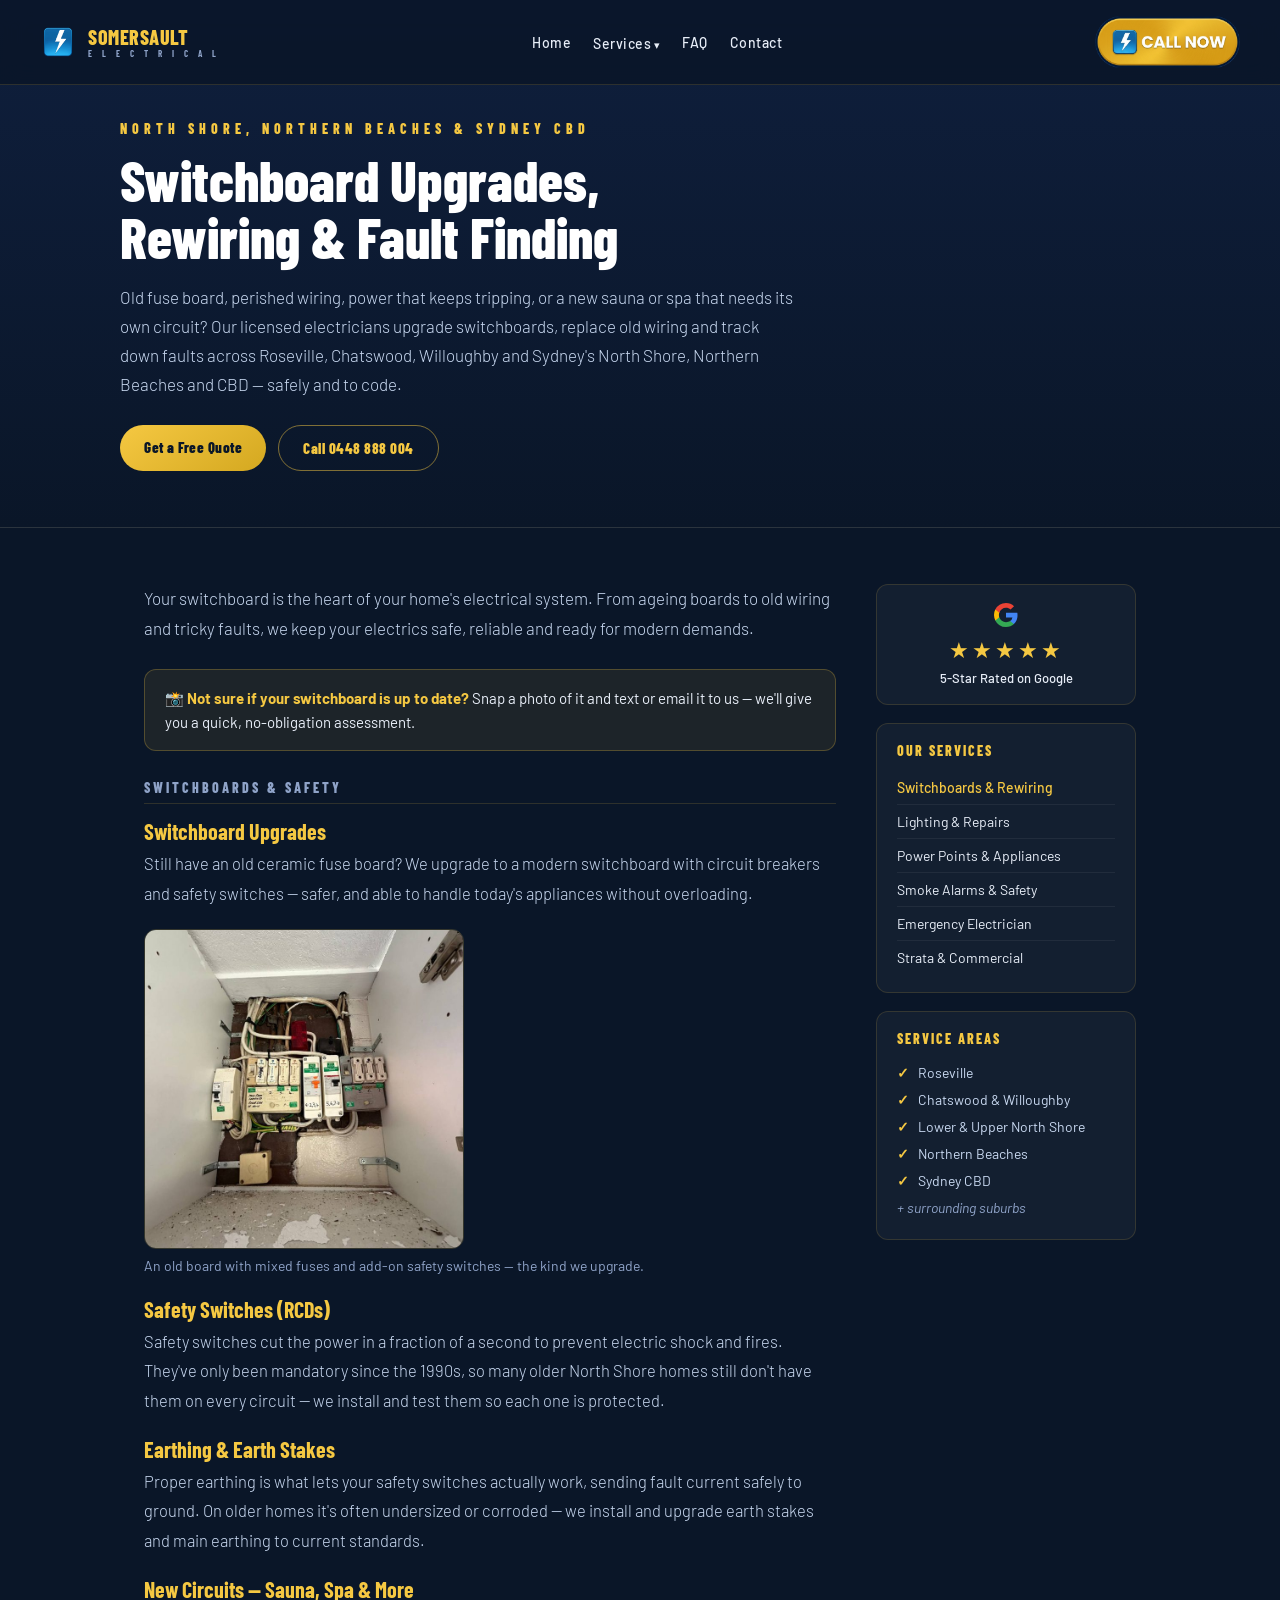
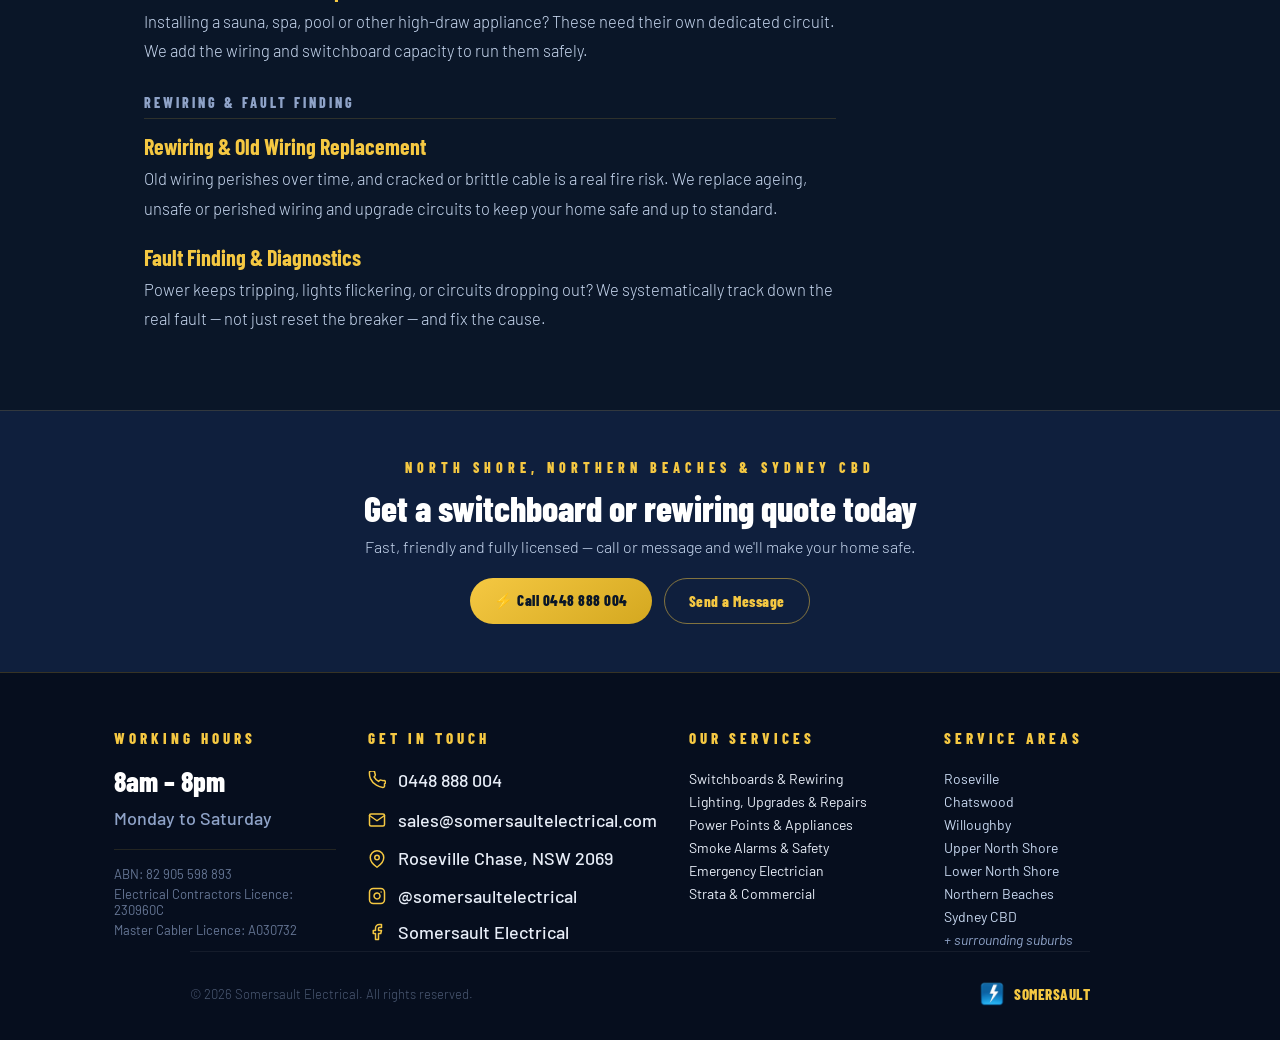
<file: switchboards-rewiring-fault-finding.html>
<!DOCTYPE html>
<html lang="en">
<head>
<meta charset="UTF-8">
<meta name="viewport" content="width=device-width, initial-scale=1.0">
<title>Switchboard Upgrades, Rewiring &amp; Fault Finding | North Shore Electrician | Somersault Electrical</title>
<meta name="description" content="Licensed electricians for switchboard upgrades, safety switches (RCDs), earthing, new circuits for saunas &amp; spas, old-wiring replacement and fault finding across Roseville, Chatswood, Willoughby and Sydney's North Shore. Call 0448 888 004.">
<link rel="canonical" href="https://somersaultelectrical.com/switchboards-rewiring-fault-finding.html">

<meta property="og:type" content="website">
<meta property="og:title" content="Switchboard Upgrades, Rewiring &amp; Fault Finding | North Shore Electrician">
<meta property="og:description" content="Switchboard upgrades, safety switches, earthing, new circuits, old-wiring replacement and fault finding across Sydney's North Shore, Northern Beaches &amp; CBD.">
<meta property="og:url" content="https://somersaultelectrical.com/switchboards-rewiring-fault-finding.html">
<meta property="og:image" content="https://somersaultelectrical.com/assets/somersault-logo.png">
<meta name="twitter:card" content="summary">

<link href="https://fonts.googleapis.com/css2?family=Barlow+Condensed:wght@700;800;900&family=Barlow:ital,wght@0,300;0,400;0,500;0,600;1,300&display=swap" rel="stylesheet">
<link rel="stylesheet" href="assets/site.css">
<link rel="stylesheet" href="assets/service.css">

<script type="application/ld+json">
{
  "@context": "https://schema.org",
  "@type": "Service",
  "name": "Switchboard Upgrades, Rewiring & Fault Finding",
  "serviceType": "Switchboard upgrades, safety switches, earthing, rewiring and electrical fault finding",
  "description": "Licensed electricians for switchboard upgrades, safety switches (RCDs), earthing and earth stakes, new dedicated circuits for saunas and spas, old-wiring replacement and electrical fault finding across Sydney's North Shore, Northern Beaches and CBD.",
  "url": "https://somersaultelectrical.com/switchboards-rewiring-fault-finding.html",
  "provider": {
    "@type": "Electrician",
    "name": "Somersault Electrical",
    "telephone": "+61448888004",
    "url": "https://somersaultelectrical.com",
    "image": "https://somersaultelectrical.com/assets/somersault-logo.png",
    "address": {
      "@type": "PostalAddress",
      "addressLocality": "Roseville Chase",
      "addressRegion": "NSW",
      "postalCode": "2069",
      "addressCountry": "AU"
    }
  },
  "areaServed": [
    { "@type": "Place", "name": "North Shore, Sydney NSW" },
    { "@type": "Place", "name": "Northern Beaches, NSW" },
    { "@type": "Place", "name": "Sydney CBD, NSW" },
    { "@type": "Place", "name": "Roseville, NSW" },
    { "@type": "Place", "name": "Chatswood, NSW" },
    { "@type": "Place", "name": "Willoughby, NSW" }
  ],
  "hasOfferCatalog": {
    "@type": "OfferCatalog",
    "name": "Switchboard, Rewiring & Fault Finding Services",
    "itemListElement": [
      { "@type": "Offer", "itemOffered": { "@type": "Service", "name": "Switchboard upgrades" } },
      { "@type": "Offer", "itemOffered": { "@type": "Service", "name": "Safety switch / RCD installation" } },
      { "@type": "Offer", "itemOffered": { "@type": "Service", "name": "Earthing and earth stake installation" } },
      { "@type": "Offer", "itemOffered": { "@type": "Service", "name": "New dedicated circuits for saunas, spas and pools" } },
      { "@type": "Offer", "itemOffered": { "@type": "Service", "name": "Rewiring and old wiring replacement" } },
      { "@type": "Offer", "itemOffered": { "@type": "Service", "name": "Electrical fault finding and diagnostics" } }
    ]
  }
}
</script>
</head>
<body>

<nav>
  <a href="index.html" class="nav-logo">
    <img src="assets/somersault-logo.png" alt="Somersault Electrical Logo" style="width:36px;height:36px;border-radius:9px;object-fit:cover;" />
    <div class="nav-brand">
      SOMERSAULT
      <span>E L E C T R I C A L</span>
    </div>
  </a>
  <input type="checkbox" id="navtoggle" class="nav-toggle" aria-hidden="true">
  <label for="navtoggle" class="nav-burger" aria-label="Menu"><span></span><span></span><span></span></label>
  <div class="nav-menu">
    <a href="index.html">Home</a>
    <div class="nav-dropdown">
      <span class="nav-drop-toggle active" tabindex="0">Services</span>
      <div class="nav-drop-panel">
        <a href="switchboards-rewiring-fault-finding.html" class="active">Switchboards, Rewiring &amp; Fault Finding</a>
        <a href="lighting-installation-upgrades.html">Lighting Installation, Upgrades &amp; Repairs</a>
        <a href="power-points-appliances.html">Power Points &amp; Appliances</a>
        <a href="smoke-alarms-safety-checks.html">Smoke Alarms &amp; Safety Checks</a>
        <a href="emergency-electrician.html">Emergency / After-Hours Electrician</a>
        <a href="strata-commercial.html">Strata &amp; Commercial</a>
      </div>
    </div>
    <a href="index.html#faq">FAQ</a>
    <a href="contact.html">Contact</a>
  </div>
  <a href="tel:+610448888004" style="display:inline-block;line-height:0;"><img src="assets/call-now-button.png" alt="Call Now" class="nav-call-img" /></a>
</nav>

<!-- HERO -->
<section class="svc-hero">
  <div class="svc-hero-inner">
    <p class="svc-eyebrow">North Shore, Northern Beaches &amp; Sydney CBD</p>
    <h1 class="svc-h1">Switchboard Upgrades,<br>Rewiring &amp; Fault Finding</h1>
    <p class="svc-lead">Old fuse board, perished wiring, power that keeps tripping, or a new sauna or spa that needs its own circuit? Our licensed electricians upgrade switchboards, replace old wiring and track down faults across Roseville, Chatswood, Willoughby and Sydney's North Shore, Northern Beaches and CBD — safely and to code.</p>
    <div class="svc-btnrow">
      <a class="svc-btn gold" href="contact.html">Get a Free Quote</a>
      <a class="svc-btn ghost" href="tel:+610448888004">Call 0448 888 004</a>
    </div>
  </div>
</section>

<!-- BODY -->
<div class="svc-body">
  <div class="svc-main">
    <p class="svc-intro">Your switchboard is the heart of your home's electrical system. From ageing boards to old wiring and tricky faults, we keep your electrics safe, reliable and ready for modern demands.</p>
    <div class="svc-callout">📸 <strong>Not sure if your switchboard is up to date?</strong> Snap a photo of it and text or email it to us — we'll give you a quick, no-obligation assessment.</div>

    <p class="svc-grouphd">Switchboards &amp; Safety</p>
    <div class="svc-block"><h3>Switchboard Upgrades</h3><p>Still have an old ceramic fuse board? We upgrade to a modern switchboard with circuit breakers and safety switches — safer, and able to handle today's appliances without overloading.</p></div>
    <figure class="svc-figure single">
      <img class="svc-photo" src="assets/photos/old-switchboard-upgrade-north-shore.jpg" alt="Old fuse and RCD switchboard due for an upgrade on the North Shore" loading="lazy" width="750" height="1000">
      <figcaption>An old board with mixed fuses and add-on safety switches — the kind we upgrade.</figcaption>
    </figure>
    <div class="svc-block"><h3>Safety Switches (RCDs)</h3><p>Safety switches cut the power in a fraction of a second to prevent electric shock and fires. They've only been mandatory since the 1990s, so many older North Shore homes still don't have them on every circuit — we install and test them so each one is protected.</p></div>
    <div class="svc-block"><h3>Earthing &amp; Earth Stakes</h3><p>Proper earthing is what lets your safety switches actually work, sending fault current safely to ground. On older homes it's often undersized or corroded — we install and upgrade earth stakes and main earthing to current standards.</p></div>
    <div class="svc-block"><h3>New Circuits — Sauna, Spa &amp; More</h3><p>Installing a sauna, spa, pool or other high-draw appliance? These need their own dedicated circuit. We add the wiring and switchboard capacity to run them safely.</p></div>

    <p class="svc-grouphd">Rewiring &amp; Fault Finding</p>
    <div class="svc-block"><h3>Rewiring &amp; Old Wiring Replacement</h3><p>Old wiring perishes over time, and cracked or brittle cable is a real fire risk. We replace ageing, unsafe or perished wiring and upgrade circuits to keep your home safe and up to standard.</p></div>
    <div class="svc-block"><h3>Fault Finding &amp; Diagnostics</h3><p>Power keeps tripping, lights flickering, or circuits dropping out? We systematically track down the real fault — not just reset the breaker — and fix the cause.</p></div>
  </div>

  <aside class="svc-aside">
    <a class="svc-card svc-rev" href="https://www.google.com/maps?cid=7047204582826603141" target="_blank" rel="noopener" style="display:block;text-decoration:none;">
      <svg class="g-icon" width="24" height="24" viewBox="0 0 18 18" aria-hidden="true"><path fill="#4285F4" d="M17.64 9.2c0-.637-.057-1.251-.164-1.84H9v3.481h4.844a4.14 4.14 0 01-1.796 2.716v2.259h2.908c1.702-1.567 2.684-3.874 2.684-6.615z"/><path fill="#34A853" d="M9 18c2.43 0 4.467-.806 5.956-2.18l-2.908-2.259c-.806.54-1.837.86-3.048.86-2.344 0-4.328-1.584-5.036-3.711H.957v2.332A8.997 8.997 0 009 18z"/><path fill="#FBBC05" d="M3.964 10.71A5.41 5.41 0 013.682 9c0-.593.102-1.17.282-1.71V4.958H.957A8.996 8.996 0 000 9c0 1.452.348 2.827.957 4.042l3.007-2.332z"/><path fill="#EA4335" d="M9 3.58c1.321 0 2.508.454 3.44 1.345l2.582-2.58C13.463.891 11.426 0 9 0A8.997 8.997 0 00.957 4.958L3.964 7.29C4.672 5.163 6.656 3.58 9 3.58z"/></svg><div class="svc-stars">★★★★★</div>
      <div class="svc-rev-label">5-Star Rated on Google</div>
    </a>
    <div class="svc-card">
      <h4>Our Services</h4>
      <div class="svc-slist">
        <a href="switchboards-rewiring-fault-finding.html" class="active">Switchboards &amp; Rewiring</a>
        <a href="lighting-installation-upgrades.html">Lighting &amp; Repairs</a>
        <a href="power-points-appliances.html">Power Points &amp; Appliances</a>
        <a href="smoke-alarms-safety-checks.html">Smoke Alarms &amp; Safety</a>
        <a href="emergency-electrician.html">Emergency Electrician</a>
        <a href="strata-commercial.html">Strata &amp; Commercial</a>
      </div>
    </div>
    <div class="svc-card">
      <h4>Service Areas</h4>
      <ul class="svc-arealist">
        <li><span class="tick">✓</span> Roseville</li>
        <li><span class="tick">✓</span> Chatswood &amp; Willoughby</li>
        <li><span class="tick">✓</span> Lower &amp; Upper North Shore</li>
        <li><span class="tick">✓</span> Northern Beaches</li>
        <li><span class="tick">✓</span> Sydney CBD</li>
        <li class="more">+ surrounding suburbs</li>
      </ul>
    </div>
  </aside>
</div>

<!-- CTA -->
<section class="svc-cta">
  <p class="svc-eyebrow">North Shore, Northern Beaches &amp; Sydney CBD</p>
  <h2>Get a switchboard or rewiring quote today</h2>
  <p class="svc-cta-sub">Fast, friendly and fully licensed — call or message and we'll make your home safe.</p>
  <div class="svc-btnrow">
    <a class="svc-btn gold" href="tel:+610448888004">⚡ Call 0448 888 004</a>
    <a class="svc-btn ghost" href="contact.html">Send a Message</a>
  </div>
</section>

<!-- FOOTER (shared) -->
<footer id="contact">
  <div class="footer-grid4">
    <div>
      <p class="footer-col-title">Working Hours</p>
      <div class="hours-row">
        <div class="hours-time">8am &ndash; 8pm</div>
        <div class="hours-days">Monday to Saturday</div>
      </div>
      <div class="footer-licence">
        <span>ABN: 82 905 598 893</span>
        <span>Electrical Contractors Licence: 230960C</span>
        <span>Master Cabler Licence: A030732</span>
      </div>
    </div>

    <div>
      <p class="footer-col-title">Get In Touch</p>
      <div class="contact-links">
        <a href="tel:+610448888004" class="contact-link">
          <svg viewBox="0 0 24 24" fill="none" stroke="currentColor" stroke-width="2" stroke-linecap="round" stroke-linejoin="round"><path d="M22 16.92v3a2 2 0 01-2.18 2 19.79 19.79 0 01-8.63-3.07A19.5 19.5 0 013.07 9.8 19.79 19.79 0 012 1.18 2 2 0 013.96 0h3a2 2 0 012 1.72 12.84 12.84 0 00.7 2.81 2 2 0 01-.45 2.11L8.09 7.91a16 16 0 006 6l1.27-1.27a2 2 0 012.11-.45 12.84 12.84 0 002.81.7A2 2 0 0122 16.92z"/></svg>
          0448 888 004
        </a>
        <a href="mailto:sales@somersaultelectrical.com" class="contact-link">
          <svg viewBox="0 0 24 24" fill="none" stroke="currentColor" stroke-width="2" stroke-linecap="round" stroke-linejoin="round"><path d="M4 4h16c1.1 0 2 .9 2 2v12c0 1.1-.9 2-2 2H4c-1.1 0-2-.9-2-2V6c0-1.1.9-2 2-2z"/><polyline points="22,6 12,13 2,6"/></svg>
          sales@somersaultelectrical.com
        </a>
        <a href="https://www.google.com/maps?cid=7047204582826603141" target="_blank" rel="noopener" class="contact-addr">
          <svg viewBox="0 0 24 24" fill="none" stroke="currentColor" stroke-width="2" stroke-linecap="round" stroke-linejoin="round"><path d="M21 10c0 7-9 13-9 13s-9-6-9-13a9 9 0 0118 0z"/><circle cx="12" cy="10" r="3"/></svg>
          Roseville Chase, NSW 2069
        </a>
        <div class="social-row">
          <a href="https://www.instagram.com/somersaultelectrical/" target="_blank" rel="noopener" class="contact-link" style="text-decoration:none;">
            <svg viewBox="0 0 24 24" fill="none" stroke="currentColor" stroke-width="2" stroke-linecap="round" stroke-linejoin="round" style="width:18px;height:18px;color:var(--gold);flex-shrink:0;"><rect x="2" y="2" width="20" height="20" rx="5" ry="5"/><path d="M16 11.37A4 4 0 1112.63 8 4 4 0 0116 11.37z"/><line x1="17.5" y1="6.5" x2="17.51" y2="6.5"/></svg>
            @somersaultelectrical
          </a>
          <a href="https://www.facebook.com/somersaultelectrical" target="_blank" rel="noopener" class="contact-link" style="text-decoration:none;">
            <svg viewBox="0 0 24 24" fill="none" stroke="currentColor" stroke-width="2" stroke-linecap="round" stroke-linejoin="round" style="width:18px;height:18px;color:var(--gold);flex-shrink:0;"><path d="M18 2h-3a5 5 0 0 0-5 5v3H7v4h3v8h4v-8h3l1-4h-4V7a1 1 0 0 1 1-1h3z"/></svg>
            Somersault Electrical
          </a>
        </div>
      </div>
    </div>

    <div>
      <p class="footer-col-title">Our Services</p>
      <div class="footer-slinks">
        <a href="switchboards-rewiring-fault-finding.html">Switchboards &amp; Rewiring</a>
        <a href="lighting-installation-upgrades.html">Lighting, Upgrades &amp; Repairs</a>
        <a href="power-points-appliances.html">Power Points &amp; Appliances</a>
        <a href="smoke-alarms-safety-checks.html">Smoke Alarms &amp; Safety</a>
        <a href="emergency-electrician.html">Emergency Electrician</a>
        <a href="strata-commercial.html">Strata &amp; Commercial</a>
      </div>
    </div>

    <div>
      <p class="footer-col-title">Service Areas</p>
      <ul class="footer-areas">
        <li>Roseville</li>
        <li>Chatswood</li>
        <li>Willoughby</li>
        <li>Upper North Shore</li>
        <li>Lower North Shore</li>
        <li>Northern Beaches</li>
        <li>Sydney CBD</li>
        <li class="more">+ surrounding suburbs</li>
      </ul>
    </div>
  </div>

  <div class="footer-bottom">
    <span class="footer-copy">&copy; 2026 Somersault Electrical. All rights reserved.</span>
    <a href="index.html" class="footer-logo-small">
      <img src="assets/somersault-logo.png" alt="Logo" style="width:28px;height:28px;border-radius:7px;object-fit:cover;" />
      <span>SOMERSAULT</span>
    </a>
  </div>
</footer>

</body>
</html>
</file>
<file: assets/service.css>
/* ─────────────────────────────────────────────
   Somersault Electrical — service page styles
   Shared by all /service pages. Uses the site
   CSS variables defined in site.css (:root).
   ───────────────────────────────────────────── */

/* ── Services dropdown in the nav ── */
.nav-menu { display: flex; align-items: center; gap: 22px; }
.nav-menu > a,
.nav-dropdown > .nav-drop-toggle {
  color: var(--off-white);
  text-decoration: none;
  font-size: 14px;
  font-weight: 500;
  letter-spacing: 0.5px;
  cursor: pointer;
  background: none;
  border: none;
  font-family: 'Barlow', sans-serif;
  transition: color 0.2s;
}
.nav-menu > a:hover,
.nav-dropdown:hover > .nav-drop-toggle,
.nav-menu > a.active { color: var(--gold); }

.nav-dropdown { position: relative; }
.nav-drop-toggle::after { content: ' ▾'; font-size: 11px; }
.nav-drop-panel {
  position: absolute;
  top: 100%;
  left: 50%;
  margin-top: 14px;
  min-width: 260px;
  background: #0c1a30;
  border: 1px solid rgba(245, 200, 66, 0.25);
  border-radius: 10px;
  padding: 8px;
  box-shadow: 0 16px 40px rgba(0,0,0,0.45);
  opacity: 0;
  visibility: hidden;
  transform: translateX(-45%) translateY(6px);
  transition: opacity 0.2s ease, visibility 0.2s ease, transform 0.2s ease;
  transition-delay: 0.5s;
  z-index: 200;
}
/* invisible bridge across the gap so the hover doesn't break as you slide down */
.nav-drop-panel::before {
  content: '';
  position: absolute;
  top: -18px;
  left: 0;
  right: 0;
  height: 18px;
}
.nav-dropdown:hover .nav-drop-panel,
.nav-dropdown:focus-within .nav-drop-panel {
  opacity: 1;
  visibility: visible;
  transform: translateX(-45%) translateY(0);
  transition-delay: 0s;
}

/* ── Mobile hamburger (CSS-only toggle) ── */
.nav-toggle { display: none; }
.nav-burger { display: none; }

@media (max-width: 860px) {
  .nav-burger {
    display: flex; flex-direction: column; justify-content: center; gap: 5px;
    width: 42px; height: 40px; cursor: pointer; margin-left: auto; margin-right: 14px;
    flex-shrink: 0;
  }
  .nav-burger span { display: block; height: 3px; width: 26px; background: var(--gold); border-radius: 2px; transition: transform .2s, opacity .2s; }
  .nav-toggle:checked ~ .nav-burger span:nth-child(1) { transform: translateY(8px) rotate(45deg); }
  .nav-toggle:checked ~ .nav-burger span:nth-child(2) { opacity: 0; }
  .nav-toggle:checked ~ .nav-burger span:nth-child(3) { transform: translateY(-8px) rotate(-45deg); }

  .nav-menu {
    position: absolute; top: 100%; left: 0; right: 0;
    flex-direction: column; align-items: stretch; gap: 0;
    background: #0c1a30; border-top: 1px solid rgba(245,200,66,.2);
    padding: 6px 20px 16px; display: none;
    box-shadow: 0 16px 40px rgba(0,0,0,.45);
  }
  .nav-toggle:checked ~ .nav-menu { display: flex; }
  .nav-menu > a,
  .nav-dropdown > .nav-drop-toggle {
    padding: 13px 2px; border-bottom: 1px solid rgba(255,255,255,.07); width: 100%; font-size: 15px;
  }
  .nav-dropdown { width: 100%; }
  .nav-drop-toggle::after { float: right; }
  /* dropdown shows inline within the mobile menu */
  .nav-drop-panel {
    position: static; transform: none !important; opacity: 1; visibility: visible;
    margin: 0; padding: 0 0 6px; box-shadow: none; border: none; min-width: 0;
    background: transparent; transition: none;
  }
  .nav-drop-panel::before { display: none; }
  .nav-drop-panel a { font-size: 13.5px; padding: 10px 2px 10px 16px; border-bottom: 1px solid rgba(255,255,255,.05); }
  .nav-call-img { height: 40px; }
}
.nav-drop-panel a {
  display: block;
  padding: 10px 14px;
  font-size: 14px;
  color: var(--off-white);
  text-decoration: none;
  border-radius: 7px;
}
.nav-drop-panel a:hover,
.nav-drop-panel a.active { background: rgba(245, 200, 66, 0.12); color: var(--gold); }

/* ── Hero ── */
.svc-hero {
  background: linear-gradient(180deg, var(--navy-mid), var(--navy));
  padding: 120px 24px 56px;
  position: relative;
  border-bottom: 1px solid rgba(245, 200, 66, 0.12);
}
.svc-hero-inner { max-width: 1040px; margin: 0 auto; }
.svc-eyebrow {
  font-family: 'Barlow Condensed', sans-serif;
  color: var(--gold);
  font-weight: 800;
  letter-spacing: 5px;
  font-size: 14px;
  text-transform: uppercase;
  margin-bottom: 14px;
}
.svc-h1 {
  font-family: 'Barlow Condensed', sans-serif;
  font-weight: 800;
  font-size: clamp(34px, 6vw, 56px);
  line-height: 1.02;
  color: var(--white);
  margin-bottom: 18px;
}
.svc-lead {
  font-size: 17px;
  font-weight: 300;
  color: var(--text);
  line-height: 1.7;
  max-width: 680px;
  margin-bottom: 26px;
}
.svc-btnrow { display: flex; gap: 12px; flex-wrap: wrap; }
.svc-btn {
  font-family: 'Barlow Condensed', sans-serif;
  font-weight: 800;
  font-size: 15px;
  letter-spacing: 0.5px;
  padding: 13px 24px;
  border-radius: 30px;
  text-decoration: none;
  display: inline-block;
  transition: transform 0.15s, box-shadow 0.2s;
}
.svc-btn.gold { background: linear-gradient(145deg, var(--gold), var(--gold-dark)); color: var(--navy); }
.svc-btn.ghost { border: 1px solid rgba(245, 200, 66, 0.5); color: var(--gold); }
.svc-btn:hover { transform: translateY(-2px); }

/* ── Body: main + sidebar ── */
.svc-body {
  max-width: 1040px;
  margin: 0 auto;
  display: flex;
  gap: 40px;
  padding: 56px 24px;
  flex-wrap: wrap;
}
.svc-main { flex: 1 1 440px; min-width: 300px; }
.svc-aside { flex: 0 0 260px; min-width: 240px; }
.svc-intro { font-size: 17px; font-weight: 300; color: var(--text); line-height: 1.75; margin-bottom: 26px; }
.svc-grouphd {
  font-family: 'Barlow Condensed', sans-serif;
  font-weight: 800;
  font-size: 14px;
  letter-spacing: 3px;
  text-transform: uppercase;
  color: var(--muted);
  margin: 28px 0 14px;
  border-bottom: 1px solid rgba(245, 200, 66, 0.15);
  padding-bottom: 7px;
}
.svc-callout {
  background: rgba(245, 200, 66, 0.08);
  border: 1px solid rgba(245, 200, 66, 0.25);
  border-radius: 12px;
  padding: 16px 20px;
  margin-bottom: 26px;
  font-size: 15px;
  color: var(--off-white);
  line-height: 1.6;
}
.svc-callout strong { color: var(--gold); }
.svc-photo {
  max-width: 100%;
  width: auto;
  max-height: 400px;
  height: auto;
  border-radius: 12px;
  border: 1px solid rgba(245, 200, 66, 0.18);
  display: block;
  margin: 8px auto 22px;
}
.svc-figure { margin: 8px 0 22px; text-align: center; }
.svc-figure .svc-photo { margin: 0 auto 8px; }
.svc-figure figcaption { font-size: 14px; color: var(--muted); }

/* Single photo as a square tile, left-aligned (same size as a pair tile) */
.svc-figure.single { text-align: left; }
.svc-figure.single .svc-photo {
  width: 320px; max-width: 100%; aspect-ratio: 1 / 1; height: auto; max-height: none;
  object-fit: cover; object-position: center; margin: 0 0 8px;
}

/* Two photos side by side (saves vertical space) */
.svc-photo-row { display: flex; gap: 14px; flex-wrap: wrap; align-items: flex-start; margin: 8px 0 22px; }
.svc-photo-row .svc-figure { flex: 1 1 180px; margin: 0; }
.svc-photo-row .svc-photo { width: 100%; aspect-ratio: 1 / 1; height: auto; max-height: none; object-fit: cover; object-position: center; margin: 0 0 8px; }
.svc-block { margin-bottom: 20px; }
.svc-block h3 {
  font-family: 'Barlow Condensed', sans-serif;
  font-weight: 700;
  font-size: 22px;
  color: var(--gold);
  margin-bottom: 5px;
}
.svc-block p { font-size: 16.5px; font-weight: 300; color: var(--text); line-height: 1.8; }

/* ── Sidebar cards ── */
.svc-card {
  background: rgba(255,255,255,0.04);
  border: 1px solid rgba(245, 200, 66, 0.14);
  border-radius: 12px;
  padding: 18px 20px;
  margin-bottom: 18px;
}
.svc-card h4 {
  font-family: 'Barlow Condensed', sans-serif;
  font-weight: 800;
  font-size: 14px;
  letter-spacing: 2px;
  text-transform: uppercase;
  color: var(--gold);
  margin-bottom: 12px;
}
.svc-rev { text-align: center; }
.svc-rev .g-icon { width: 24px; height: 24px; display: inline-block; margin-bottom: 6px; }
.svc-stars { color: var(--gold); font-size: 22px; letter-spacing: 3px; }
.svc-rev-label { font-size: 13px; color: var(--off-white); margin-top: 7px; font-weight: 500; }
.svc-slist a {
  display: block;
  font-size: 14px;
  padding: 8px 0;
  color: var(--off-white);
  text-decoration: none;
  border-bottom: 1px solid rgba(255,255,255,0.06);
}
.svc-slist a:last-child { border-bottom: 0; }
.svc-slist a.active { color: var(--gold); font-weight: 500; }
.svc-slist a:hover { color: var(--gold); }
.svc-arealist { list-style: none; margin: 0; padding: 0; }
.svc-arealist li { font-size: 14px; color: var(--text); padding: 5px 0; display: flex; align-items: center; gap: 9px; }
.svc-arealist li .tick { color: var(--gold); font-weight: 800; }
.svc-arealist li.more { color: var(--muted); font-style: italic; }

/* ── CTA band ── */
.svc-cta { background: var(--navy-mid); border-top: 1px solid rgba(245, 200, 66, 0.15); padding: 48px 24px; text-align: center; }
.svc-cta .svc-eyebrow { margin-bottom: 10px; }
.svc-cta h2 { font-family: 'Barlow Condensed', sans-serif; font-weight: 800; font-size: clamp(26px, 5vw, 36px); color: var(--white); margin-bottom: 8px; }
.svc-cta .svc-cta-sub { font-size: 16px; color: var(--text); font-weight: 300; margin-bottom: 22px; }
.svc-cta .svc-btnrow { justify-content: center; }

/* ── Upgraded footer (4 columns) ── */
.footer-grid4 {
  max-width: 1100px;
  margin: 0 auto;
  display: grid;
  grid-template-columns: repeat(4, 1fr);
  gap: 32px;
  padding: 0 24px;
}
.footer-areas { list-style: none; margin: 0; padding: 0; }
.footer-areas li { font-size: 14px; color: var(--text); padding: 3px 0; }
.footer-areas li.more { color: var(--muted); font-style: italic; }
.footer-slinks a { display: block; font-size: 14px; color: var(--off-white); text-decoration: none; padding: 3px 0; }
.footer-slinks a:hover { color: var(--gold); }

/* ── Responsive ── */
@media (max-width: 860px) {
  .footer-grid4 { grid-template-columns: repeat(2, 1fr); gap: 28px; }
}
@media (max-width: 640px) {
  .svc-hero { padding: 100px 20px 44px; }
  .svc-body { padding: 40px 20px; gap: 28px; }
  .footer-grid4 { grid-template-columns: 1fr; }
  .nav-menu { gap: 14px; }
}
</file>
<file: assets/site.css>
*, *::before, *::after { box-sizing: border-box; margin: 0; padding: 0; }

  :root {
    --navy: #0a1628;
    --navy-mid: #0f1f3d;
    --navy-light: #1a2f5e;
    --gold: #f5c842;
    --gold-dark: #d4a820;
    --white: #ffffff;
    --off-white: #e8eef8;
    --muted: #8fa3c8;
    --text: #c8d8f0;
  }

  html { scroll-behavior: smooth; }

  body {
    font-family: 'Barlow', sans-serif;
    background: var(--navy);
    color: var(--white);
    overflow-x: hidden;
  }

  /* NAV */
  nav {
    position: fixed;
    top: 0; left: 0; right: 0;
    z-index: 100;
    display: flex;
    align-items: center;
    justify-content: space-between;
    padding: 16px 40px;
    background: rgba(10, 22, 40, 0.85);
    backdrop-filter: blur(12px);
    -webkit-backdrop-filter: blur(12px);
    border-bottom: 1px solid rgba(245, 200, 66, 0.15);
    transition: padding 0.3s;
  }

  .nav-logo {
    display: flex;
    align-items: center;
    gap: 12px;
    text-decoration: none;
    flex-shrink: 0;
  }

  .nav-call-img {
    height: 52px;
    width: auto;
    display: block;
    flex-shrink: 0;
  }

  .nav-bolt {
    width: 36px; height: 36px;
    background: linear-gradient(145deg, #1e4aa8, #1a3d8a);
    border-radius: 9px;
    display: flex; align-items: center; justify-content: center;
    flex-shrink: 0;
  }

  .nav-bolt svg { width: 20px; height: 20px; }

  .nav-brand {
    font-family: 'Barlow Condensed', sans-serif;
    font-size: 20px;
    font-weight: 800;
    color: var(--gold);
    letter-spacing: 0.5px;
    line-height: 1;
  }

  .nav-brand span {
    display: block;
    font-size: 9px;
    font-weight: 700;
    color: var(--muted);
    letter-spacing: 4px;
    white-space: nowrap;
    margin-top: 2px;
  }

  .nav-cta {
    display: inline-flex;
    align-items: center;
    gap: 8px;
    background: var(--gold);
    color: var(--navy);
    font-family: 'Barlow Condensed', sans-serif;
    font-size: 16px;
    font-weight: 800;
    letter-spacing: 1px;
    text-transform: uppercase;
    text-decoration: none;
    padding: 10px 24px;
    border-radius: 6px;
    transition: background 0.2s, transform 0.15s;
    white-space: nowrap;
  }

  .nav-cta:hover { background: var(--gold-dark); transform: translateY(-1px); }
  .nav-cta svg { width: 18px; height: 18px; }

  /* HERO */
  .hero {
    min-height: 100vh;
    display: flex;
    flex-direction: column;
    align-items: center;
    justify-content: center;
    text-align: center;
    padding: 120px 24px 60px;
    position: relative;
    overflow: hidden;
  }

  .hero-bg {
    position: absolute;
    inset: 0;
    background:
      radial-gradient(ellipse 80% 60% at 50% 20%, rgba(26, 74, 168, 0.35) 0%, transparent 70%),
      radial-gradient(ellipse 60% 40% at 80% 80%, rgba(245, 200, 66, 0.06) 0%, transparent 60%),
      var(--navy);
  }

  /* subtle circuit-line texture */
  .hero-bg::after {
    content: '';
    position: absolute;
    inset: 0;
    background-image:
      linear-gradient(rgba(245,200,66,0.04) 1px, transparent 1px),
      linear-gradient(90deg, rgba(245,200,66,0.04) 1px, transparent 1px);
    background-size: 60px 60px;
    mask-image: radial-gradient(ellipse at 50% 0%, black 0%, transparent 75%);
  }

  .hero-content {
    position: relative;
    z-index: 1;
    max-width: 780px;
    animation: fadeUp 0.8s ease both;
  }

  @keyframes fadeUp {
    from { opacity: 0; transform: translateY(30px); }
    to   { opacity: 1; transform: translateY(0); }
  }

  .hero-logo-icon {
    width: 88px; height: 88px;
    background: linear-gradient(145deg, #1e4aa8, #1a3d8a);
    border-radius: 22px;
    display: flex; align-items: center; justify-content: center;
    margin: 0 auto 28px;
    box-shadow: 0 8px 40px rgba(30, 74, 168, 0.5);
    animation: fadeUp 0.8s 0.1s ease both;
  }

  .hero-logo-icon svg { width: 52px; height: 52px; }

  .hero-title {
    font-family: 'Barlow Condensed', sans-serif;
    font-size: clamp(52px, 12vw, 96px);
    font-weight: 900;
    color: var(--gold);
    letter-spacing: 2px;
    line-height: 0.95;
    animation: fadeUp 0.8s 0.15s ease both;
  }

  .hero-subtitle {
    font-family: 'Barlow Condensed', sans-serif;
    font-size: clamp(14px, 3.5vw, 22px);
    font-weight: 700;
    color: var(--muted);
    letter-spacing: 7px;
    margin: 10px 0 24px;
    animation: fadeUp 0.8s 0.2s ease both;
  }

  .hero-divider {
    display: flex; align-items: center; justify-content: center; gap: 14px;
    margin-bottom: 22px;
    animation: fadeUp 0.8s 0.25s ease both;
  }

  .hero-divider-line {
    width: 70px; height: 1.5px;
    background: linear-gradient(90deg, transparent, var(--gold));
  }
  .hero-divider-line.r { background: linear-gradient(90deg, var(--gold), transparent); }
  .hero-divider-bolt { color: var(--gold); font-size: 20px; }

  .hero-tagline {
    font-size: clamp(16px, 3vw, 20px);
    font-weight: 300;
    color: var(--text);
    line-height: 1.6;
    margin-bottom: 36px;
    animation: fadeUp 0.8s 0.3s ease both;
  }

  .hero-tagline strong { color: var(--gold); font-weight: 600; }

  /* hero CTA buttons */
  .hero-buttons {
    display: flex;
    flex-direction: column;
    gap: 12px;
    width: 100%;
    max-width: 320px;
    margin: 8px auto 0;
    animation: fadeUp 0.8s 0.35s ease both;
  }

  .btn-book,
  .btn-quote {
    display: inline-flex;
    align-items: center;
    justify-content: center;
    gap: 10px;
    font-family: 'Barlow Condensed', sans-serif;
    font-size: 16px;
    font-weight: 800;
    letter-spacing: 1px;
    text-transform: uppercase;
    text-decoration: none;
    padding: 15px 24px;
    border-radius: 8px;
    border: 2px solid var(--gold);
    cursor: pointer;
    transition: background 0.2s, color 0.2s, transform 0.15s;
  }

  .btn-book { background: var(--gold); color: var(--navy); }
  .btn-book:hover { background: var(--gold-dark); transform: translateY(-1px); }
  .btn-book svg { width: 20px; height: 20px; }

  .btn-quote { background: transparent; color: var(--gold); }
  .btn-quote:hover { background: rgba(245, 200, 66, 0.1); transform: translateY(-1px); }

  /* feature strip */
  .hero-features {
    display: grid;
    grid-template-columns: repeat(4, 1fr);
    gap: 0;
    border-top: 1px solid rgba(245, 200, 66, 0.2);
    margin-top: 60px;
    width: 100%;
    max-width: 780px;
    animation: fadeUp 0.8s 0.4s ease both;
  }

  .hero-feat {
    padding: 22px 8px 18px;
    display: flex;
    flex-direction: column;
    align-items: center;
    gap: 10px;
    border-right: 1px solid rgba(245, 200, 66, 0.15);
  }

  .hero-feat:last-child { border-right: none; }

  .hero-feat svg { width: 36px; height: 36px; color: var(--gold); }

  .google-rating {
    display: flex;
    align-items: center;
    gap: 12px;
    margin-top: 28px;
    animation: fadeUp 0.8s 0.5s ease both;
  }

  .google-rating svg.g-icon { width: 30px; height: 30px; flex-shrink: 0; }

  .google-rating-stars {
    display: flex;
    gap: 2px;
  }

  .google-rating-stars svg {
    width: 15px;
    height: 15px;
    fill: var(--gold);
  }

  .google-rating-label {
    font-family: 'Barlow Condensed', sans-serif;
    font-size: 11px;
    font-weight: 800;
    letter-spacing: 1.5px;
    color: var(--muted);
    margin-top: 2px;
  }

  .hero-feat-label {
    font-family: 'Barlow Condensed', sans-serif;
    font-size: clamp(10px, 2vw, 12px);
    font-weight: 700;
    letter-spacing: 1.2px;
    text-transform: uppercase;
    color: var(--text);
    text-align: center;
    line-height: 1.3;
  }

  /* ABOUT */
  .about {
    background: var(--navy-mid);
    padding: 90px 24px;
    position: relative;
  }

  .about::before {
    content: '';
    position: absolute;
    top: 0; left: 0; right: 0;
    height: 3px;
    background: linear-gradient(90deg, transparent 0%, var(--gold) 30%, var(--gold) 70%, transparent 100%);
  }

  .section-inner {
    max-width: 900px;
    margin: 0 auto;
  }

  .section-label {
    font-family: 'Barlow Condensed', sans-serif;
    font-size: 15px;
    font-weight: 800;
    letter-spacing: 5px;
    text-transform: uppercase;
    color: var(--gold);
    margin-bottom: 12px;
  }

  .section-title {
    font-family: 'Barlow Condensed', sans-serif;
    font-size: clamp(32px, 6vw, 52px);
    font-weight: 800;
    color: var(--white);
    line-height: 1.05;
    margin-bottom: 24px;
  }

  .about-body {
    font-size: 17px;
    font-weight: 300;
    color: var(--text);
    line-height: 1.8;
    margin-bottom: 36px;
  }

  .services-grid {
    display: grid;
    grid-template-columns: repeat(auto-fit, minmax(240px, 1fr));
    gap: 12px;
  }

  .service-item {
    display: flex;
    align-items: flex-start;
    gap: 12px;
    background: rgba(255,255,255,0.04);
    border: 1px solid rgba(245, 200, 66, 0.12);
    border-radius: 10px;
    padding: 16px 18px;
    transition: border-color 0.2s, background 0.2s;
  }

  .service-item:hover {
    border-color: rgba(245, 200, 66, 0.35);
    background: rgba(245, 200, 66, 0.05);
  }

  .service-dot {
    width: 8px; height: 8px;
    background: var(--gold);
    border-radius: 50%;
    margin-top: 6px;
    flex-shrink: 0;
  }

  .service-text {
    font-size: 15px;
    font-weight: 400;
    color: var(--off-white);
    line-height: 1.4;
  }

  /* FAQ */
  .faq {
    background: var(--navy-mid);
    padding: 90px 24px;
    position: relative;
    border-top: 1px solid rgba(245, 200, 66, 0.12);
  }

  .faq-list {
    display: flex;
    flex-direction: column;
    gap: 12px;
  }

  .faq-item {
    background: rgba(255,255,255,0.04);
    border: 1px solid rgba(245, 200, 66, 0.12);
    border-radius: 10px;
    overflow: hidden;
    transition: border-color 0.2s, background 0.2s;
  }

  .faq-item[open] {
    border-color: rgba(245, 200, 66, 0.35);
    background: rgba(245, 200, 66, 0.05);
  }

  .faq-item summary {
    list-style: none;
    cursor: pointer;
    display: flex;
    align-items: center;
    justify-content: space-between;
    gap: 16px;
    padding: 20px 22px;
    font-family: 'Barlow Condensed', sans-serif;
    font-size: 20px;
    font-weight: 700;
    color: var(--off-white);
    line-height: 1.25;
  }

  .faq-item summary::-webkit-details-marker { display: none; }

  .faq-item summary::after {
    content: '+';
    font-family: 'Barlow Condensed', sans-serif;
    font-size: 26px;
    font-weight: 700;
    color: var(--gold);
    flex-shrink: 0;
    line-height: 1;
  }

  .faq-item[open] summary::after { content: '\2013'; }

  .faq-item summary:hover { color: var(--white); }

  .faq-answer {
    padding: 0 22px 22px;
    font-size: 16px;
    font-weight: 300;
    color: var(--text);
    line-height: 1.75;
  }

  /* REVIEWS */
  .reviews {
    background: var(--navy);
    padding: 90px 24px;
    position: relative;
    border-top: 1px solid rgba(245, 200, 66, 0.12);
  }

  .reviews-head {
    max-width: 1100px;
    margin: 0 auto 40px;
  }

  .review-cards-grid {
    max-width: 1100px;
    margin: 0 auto 56px;
    display: grid;
    grid-template-columns: repeat(auto-fit, minmax(250px, 1fr));
    gap: 16px;
  }

  .review-card {
    background: rgba(255,255,255,0.04);
    border: 1px solid rgba(245, 200, 66, 0.12);
    border-radius: 10px;
    padding: 20px;
    display: flex;
    flex-direction: column;
    gap: 12px;
  }

  .review-card-head {
    display: flex;
    align-items: center;
    gap: 12px;
  }

  .review-avatar {
    width: 40px;
    height: 40px;
    border-radius: 50%;
    background: var(--navy-light);
    color: var(--gold);
    font-family: 'Barlow Condensed', sans-serif;
    font-weight: 800;
    font-size: 14px;
    display: flex;
    align-items: center;
    justify-content: center;
    flex-shrink: 0;
  }

  .review-name-row {
    display: flex;
    align-items: center;
    gap: 6px;
  }

  .review-name {
    font-size: 15px;
    font-weight: 600;
    color: var(--off-white);
  }

  .review-sub {
    font-size: 12px;
    color: var(--muted);
  }

  .review-stars-row {
    display: flex;
    align-items: center;
    gap: 8px;
  }

  .review-stars-row .review-stars-icons {
    display: flex;
    gap: 2px;
  }

  .review-stars-row svg {
    width: 14px;
    height: 14px;
    fill: var(--gold);
  }

  .review-text {
    font-size: 14px;
    font-weight: 300;
    color: var(--text);
    line-height: 1.6;
  }

  .reviews-inner {
    max-width: 900px;
    margin: 0 auto;
    display: grid;
    grid-template-columns: 1fr auto;
    align-items: center;
    gap: 56px;
  }

  .reviews-body {
    font-size: 17px;
    font-weight: 300;
    color: var(--text);
    line-height: 1.8;
    max-width: 460px;
    margin-bottom: 28px;
  }

  .reviews-cta {
    display: inline-flex;
    align-items: center;
    gap: 10px;
    background: var(--gold);
    color: var(--navy);
    font-family: 'Barlow Condensed', sans-serif;
    font-size: 16px;
    font-weight: 800;
    letter-spacing: 1px;
    text-transform: uppercase;
    text-decoration: none;
    padding: 14px 28px;
    border-radius: 6px;
    transition: background 0.2s, transform 0.15s;
  }

  .reviews-cta:hover { background: var(--gold-dark); transform: translateY(-1px); }
  .reviews-cta svg { width: 18px; height: 18px; }

  .reviews-qr-card {
    display: grid;
    justify-items: center;
    gap: 10px;
    background: rgba(255,255,255,0.04);
    border: 1px solid rgba(245, 200, 66, 0.16);
    border-radius: 12px;
    padding: 20px;
  }

  .reviews-qr-card img {
    width: 140px;
    height: 140px;
    border-radius: 6px;
    background: #fff;
    padding: 8px;
  }

  .reviews-qr-label {
    font-family: 'Barlow Condensed', sans-serif;
    font-size: 12px;
    font-weight: 800;
    letter-spacing: 2px;
    text-transform: uppercase;
    color: var(--muted);
    text-align: center;
  }

  @media (max-width: 640px) {
    .reviews { padding: 64px 20px; }
    .reviews-inner { grid-template-columns: 1fr; justify-items: center; text-align: center; }
    .reviews-body { max-width: 420px; }
  }

  /* FOOTER */
  footer {
    background: #060e1e;
    border-top: 1px solid rgba(245, 200, 66, 0.2);
    padding: 56px 24px 32px;
  }

  .footer-inner {
    max-width: 900px;
    margin: 0 auto;
    display: grid;
    grid-template-columns: 1fr 1fr;
    gap: 48px;
    margin-bottom: 48px;
  }

  .footer-col-title {
    font-family: 'Barlow Condensed', sans-serif;
    font-size: 15px;
    font-weight: 800;
    letter-spacing: 4px;
    text-transform: uppercase;
    color: var(--gold);
    margin-bottom: 20px;
  }

  .hours-row {
    display: flex;
    flex-direction: column;
    gap: 6px;
  }

  .hours-time {
    font-family: 'Barlow Condensed', sans-serif;
    font-size: 28px;
    font-weight: 800;
    color: var(--white);
    line-height: 1;
  }

  .hours-days {
    font-size: 18px;
    font-weight: 500;
    color: var(--muted);
    margin-top: 6px;
  }

  .footer-licence {
    display: flex;
    flex-direction: column;
    gap: 4px;
    margin-top: 20px;
    padding-top: 16px;
    border-top: 1px solid rgba(245, 200, 66, 0.12);
  }

  .footer-licence span {
    font-size: 13px;
    font-weight: 400;
    color: rgba(143, 163, 200, 0.7);
  }

  .hours-note {
    font-size: 13px;
    font-weight: 400;
    color: rgba(143, 163, 200, 0.6);
    margin-top: 8px;
    font-style: italic;
  }

  .contact-links {
    display: flex;
    flex-direction: column;
    gap: 14px;
  }

  .contact-link {
    display: flex;
    align-items: center;
    gap: 12px;
    text-decoration: none;
    color: var(--off-white);
    font-size: 18px;
    font-weight: 500;
    transition: color 0.2s;
    padding: 2px 0;
  }

  .contact-link:hover { color: var(--gold); }

  .contact-link svg {
    width: 18px; height: 18px;
    color: var(--gold);
    flex-shrink: 0;
  }

  .contact-addr {
    display: flex;
    align-items: center;
    gap: 12px;
    color: var(--off-white);
    font-size: 18px;
    font-weight: 500;
    text-decoration: none;
    transition: color 0.2s;
  }

  .contact-addr:hover { color: var(--gold); }

  .contact-addr svg {
    width: 18px; height: 18px;
    color: var(--gold);
    flex-shrink: 0;
    margin-top: 2px;
  }

  .social-row {
    display: flex;
    flex-direction: column;
    align-items: flex-start;
    gap: 10px;
  }

  .social-pill {
    display: inline-flex;
    align-items: center;
    gap: 6px;
    font-size: 12px;
    font-weight: 500;
    color: var(--muted);
    border: 1px solid rgba(143, 163, 200, 0.2);
    border-radius: 20px;
    padding: 6px 14px;
    font-style: italic;
  }

  .footer-bottom {
    max-width: 900px;
    margin: 0 auto;
    padding-top: 28px;
    border-top: 1px solid rgba(255,255,255,0.06);
    display: flex;
    align-items: center;
    justify-content: space-between;
    flex-wrap: wrap;
    gap: 12px;
  }

  .footer-copy {
    font-size: 13px;
    font-weight: 300;
    color: rgba(143, 163, 200, 0.5);
  }

  .footer-logo-small {
    display: flex;
    align-items: center;
    gap: 8px;
    text-decoration: none;
  }

  .footer-logo-small .bolt-sm {
    width: 28px; height: 28px;
    background: linear-gradient(145deg, #1e4aa8, #1a3d8a);
    border-radius: 7px;
    display: flex; align-items: center; justify-content: center;
  }

  .footer-logo-small .bolt-sm svg { width: 16px; height: 16px; }

  .footer-logo-small span {
    font-family: 'Barlow Condensed', sans-serif;
    font-size: 15px;
    font-weight: 800;
    color: var(--gold);
    letter-spacing: 0.5px;
  }

  /* RESPONSIVE */
  @media (max-width: 640px) {
    nav { padding: 14px 20px; }
    .nav-cta { display: none; }
    .hero { padding: 100px 20px 48px; }

    .hero-features {
      grid-template-columns: repeat(2, 1fr);
    }

    .hero-feat:nth-child(2) { border-right: none; }
    .hero-feat:nth-child(3) { border-top: 1px solid rgba(245, 200, 66, 0.15); border-right: 1px solid rgba(245, 200, 66, 0.15); }
    .hero-feat:nth-child(4) { border-top: 1px solid rgba(245, 200, 66, 0.15); }

    .about { padding: 64px 20px; }
    .faq { padding: 64px 20px; }
    .faq-item summary { font-size: 18px; padding: 18px 18px; }
    .faq-answer { padding: 0 18px 18px; }
    .services-grid { grid-template-columns: 1fr; }

    .footer-inner {
      grid-template-columns: 1fr;
      gap: 36px;
    }

    .footer-bottom {
      flex-direction: column;
      align-items: flex-start;
    }
  }

  .home-nav-links {
    display: flex;
    align-items: center;
    gap: 30px;
    margin-left: auto;
    margin-right: 24px;
  }

  .home-nav-links a {
    font-family: 'Barlow Condensed', sans-serif;
    font-size: 13px;
    font-weight: 800;
    letter-spacing: 2px;
    text-transform: uppercase;
    color: var(--off-white);
    text-decoration: none;
    transition: color 0.2s;
  }

  .home-nav-links a:hover { color: var(--gold); }

  @media (max-width: 640px) {
    nav { padding: 14px 16px; }
    .home-nav-links { gap: 10px; margin-left: 16px; margin-right: 10px; }
    .home-nav-links a { font-size: 10px; letter-spacing: 0.5px; }
    .nav-call-img { height: 38px; }
  }

  /* QUOTE MODAL */
  .modal-overlay {
    display: none;
    position: fixed;
    inset: 0;
    background: rgba(6, 14, 30, 0.82);
    z-index: 200;
    align-items: center;
    justify-content: center;
    padding: 24px;
  }

  .modal-overlay.open { display: flex; }

  .modal-card {
    position: relative;
    width: 100%;
    max-width: 460px;
    max-height: 90vh;
    overflow-y: auto;
    background: var(--navy-mid);
    border: 1px solid rgba(245, 200, 66, 0.2);
    border-radius: 12px;
    padding: 36px 32px;
  }

  .modal-close {
    position: absolute;
    top: 14px;
    right: 14px;
    width: 32px;
    height: 32px;
    display: flex;
    align-items: center;
    justify-content: center;
    background: none;
    border: 0;
    color: var(--muted);
    cursor: pointer;
    transition: color 0.2s;
  }

  .modal-close:hover { color: var(--gold); }
  .modal-close svg { width: 20px; height: 20px; }

  .modal-title {
    font-family: 'Barlow Condensed', sans-serif;
    font-size: clamp(26px, 4vw, 32px);
    font-weight: 900;
    color: var(--white);
    line-height: 1.1;
    margin-bottom: 8px;
    padding-right: 24px;
  }

  .modal-subtitle {
    font-size: 14px;
    font-weight: 300;
    color: var(--text);
    margin-bottom: 24px;
  }

  .modal-form { display: grid; gap: 14px; }

  .modal-form-row {
    display: grid;
    grid-template-columns: 1fr 1fr;
    gap: 14px;
  }

  .modal-form label {
    position: absolute; width: 1px; height: 1px; overflow: hidden; clip: rect(0 0 0 0);
  }

  .modal-form input,
  .modal-form textarea {
    width: 100%;
    border: 1px solid rgba(143, 163, 200, 0.22);
    background: rgba(255,255,255,0.035);
    color: var(--white);
    font-family: 'Barlow', sans-serif;
    font-size: 15px;
    padding: 14px 16px;
    border-radius: 4px;
    outline: none;
    transition: border-color 0.2s, background 0.2s;
  }

  .modal-form textarea { min-height: 100px; resize: vertical; }

  .modal-form input::placeholder,
  .modal-form textarea::placeholder { color: rgba(200,216,240,0.5); }

  .modal-form input:focus,
  .modal-form textarea:focus {
    border-color: rgba(245, 200, 66, 0.6);
    background: rgba(255,255,255,0.055);
  }

  .modal-submit {
    display: inline-flex;
    align-items: center;
    justify-content: center;
    gap: 8px;
    background: var(--gold);
    color: var(--navy);
    font-family: 'Barlow Condensed', sans-serif;
    font-size: 16px;
    font-weight: 800;
    letter-spacing: 1px;
    text-transform: uppercase;
    border: 0;
    border-radius: 6px;
    padding: 15px;
    cursor: pointer;
    transition: background 0.2s, transform 0.15s;
    margin-top: 4px;
  }

  .modal-submit:hover { background: var(--gold-dark); transform: translateY(-1px); }

  @media (max-width: 480px) {
    .modal-form-row { grid-template-columns: 1fr; }
    .modal-card { padding: 30px 22px; }
  }
</file>
